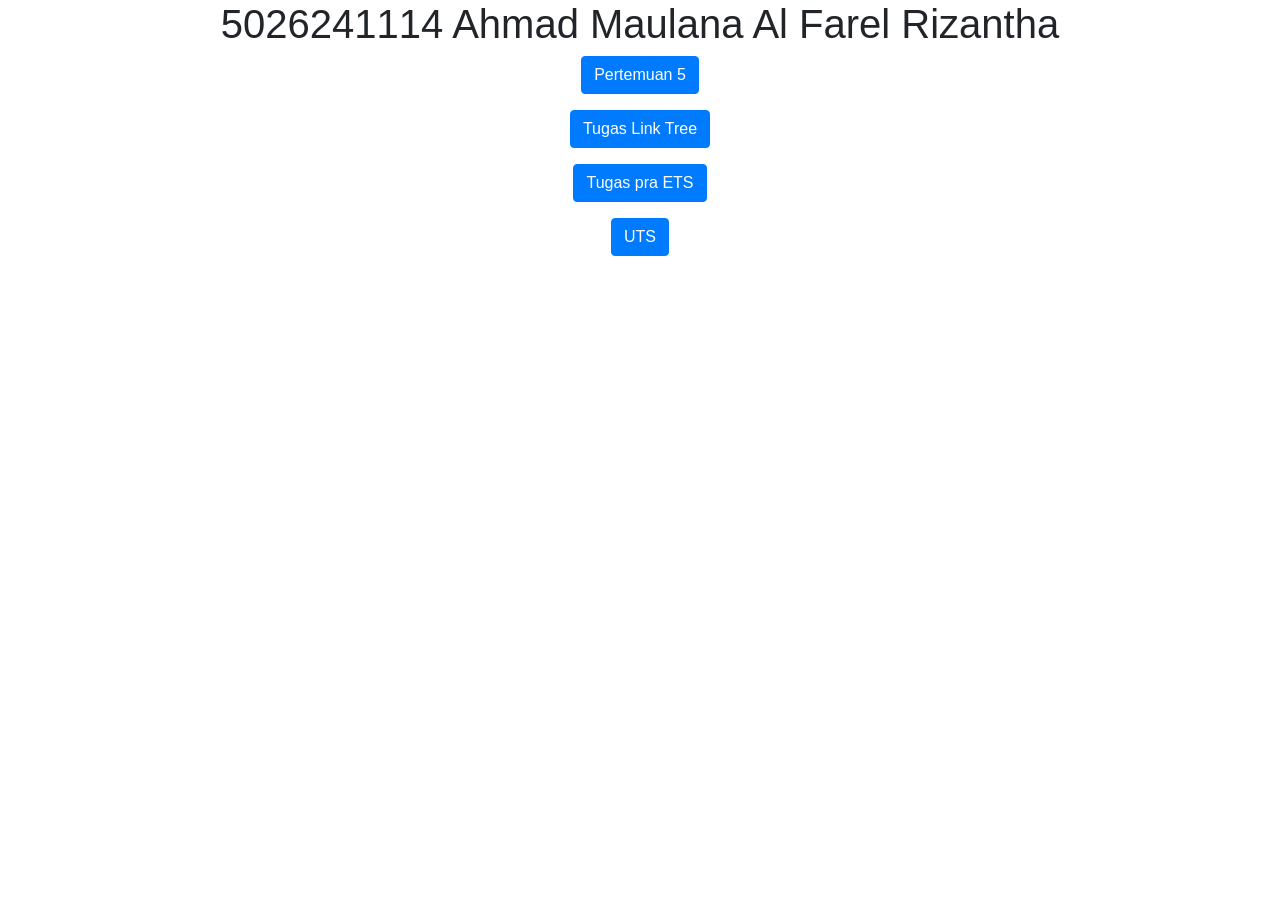
<file: index.html>
<!DOCTYPE html>
<html lang="en">

<head>
    <title>5026241114</title>
    <meta charset="utf-8">
    <meta name="viewport" content="width=device-width, initial-scale=1">
    <link rel="stylesheet" href="https://cdn.jsdelivr.net/npm/bootstrap@4.6.2/dist/css/bootstrap.min.css">
    <script src="https://cdn.jsdelivr.net/npm/jquery@3.7.1/dist/jquery.slim.min.js"></script>
    <script src="https://cdn.jsdelivr.net/npm/popper.js@1.16.1/dist/umd/popper.min.js"></script>
    <script src="https://cdn.jsdelivr.net/npm/bootstrap@4.6.2/dist/js/bootstrap.bundle.min.js"></script>
</head>

<body>
    <div class="container">
        <center>
            <h1>5026241114 Ahmad Maulana Al Farel Rizantha</h1>
            <p>
                <a href="pertemuan5.html" target="_blank" class="btn btn-primary">Pertemuan 5</a>
            </p> 
            <p>
                <a href="linktree.html" target="_blank" class="btn btn-primary">Tugas Link Tree</a>
            </p>
            <p>
                <a href="tugas_ets.html" target="_blank" class="btn btn-primary">Tugas pra ETS</a>
            </p>
            <p>
                <a href="#" target="_blank" class="btn btn-primary">UTS</a>
            </p>
        </center>
    </div>
</body>

</html>
</file>
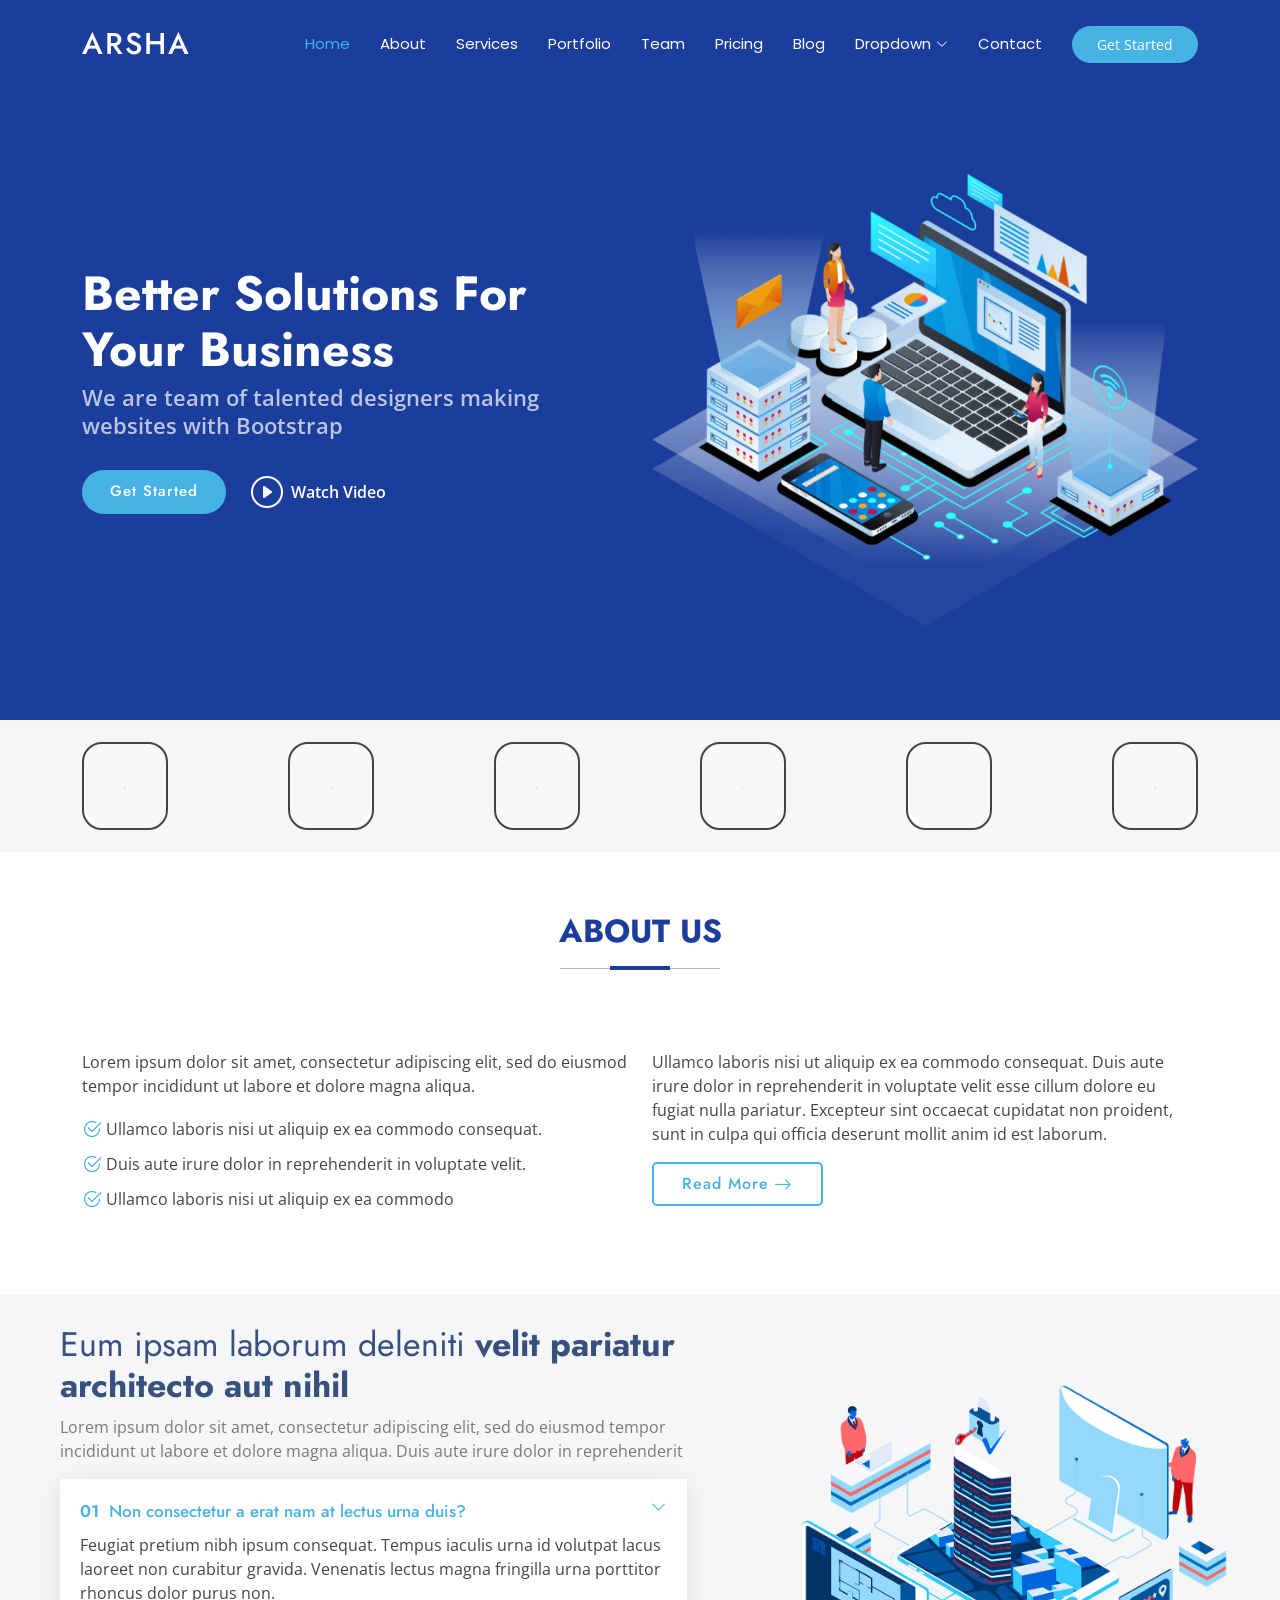
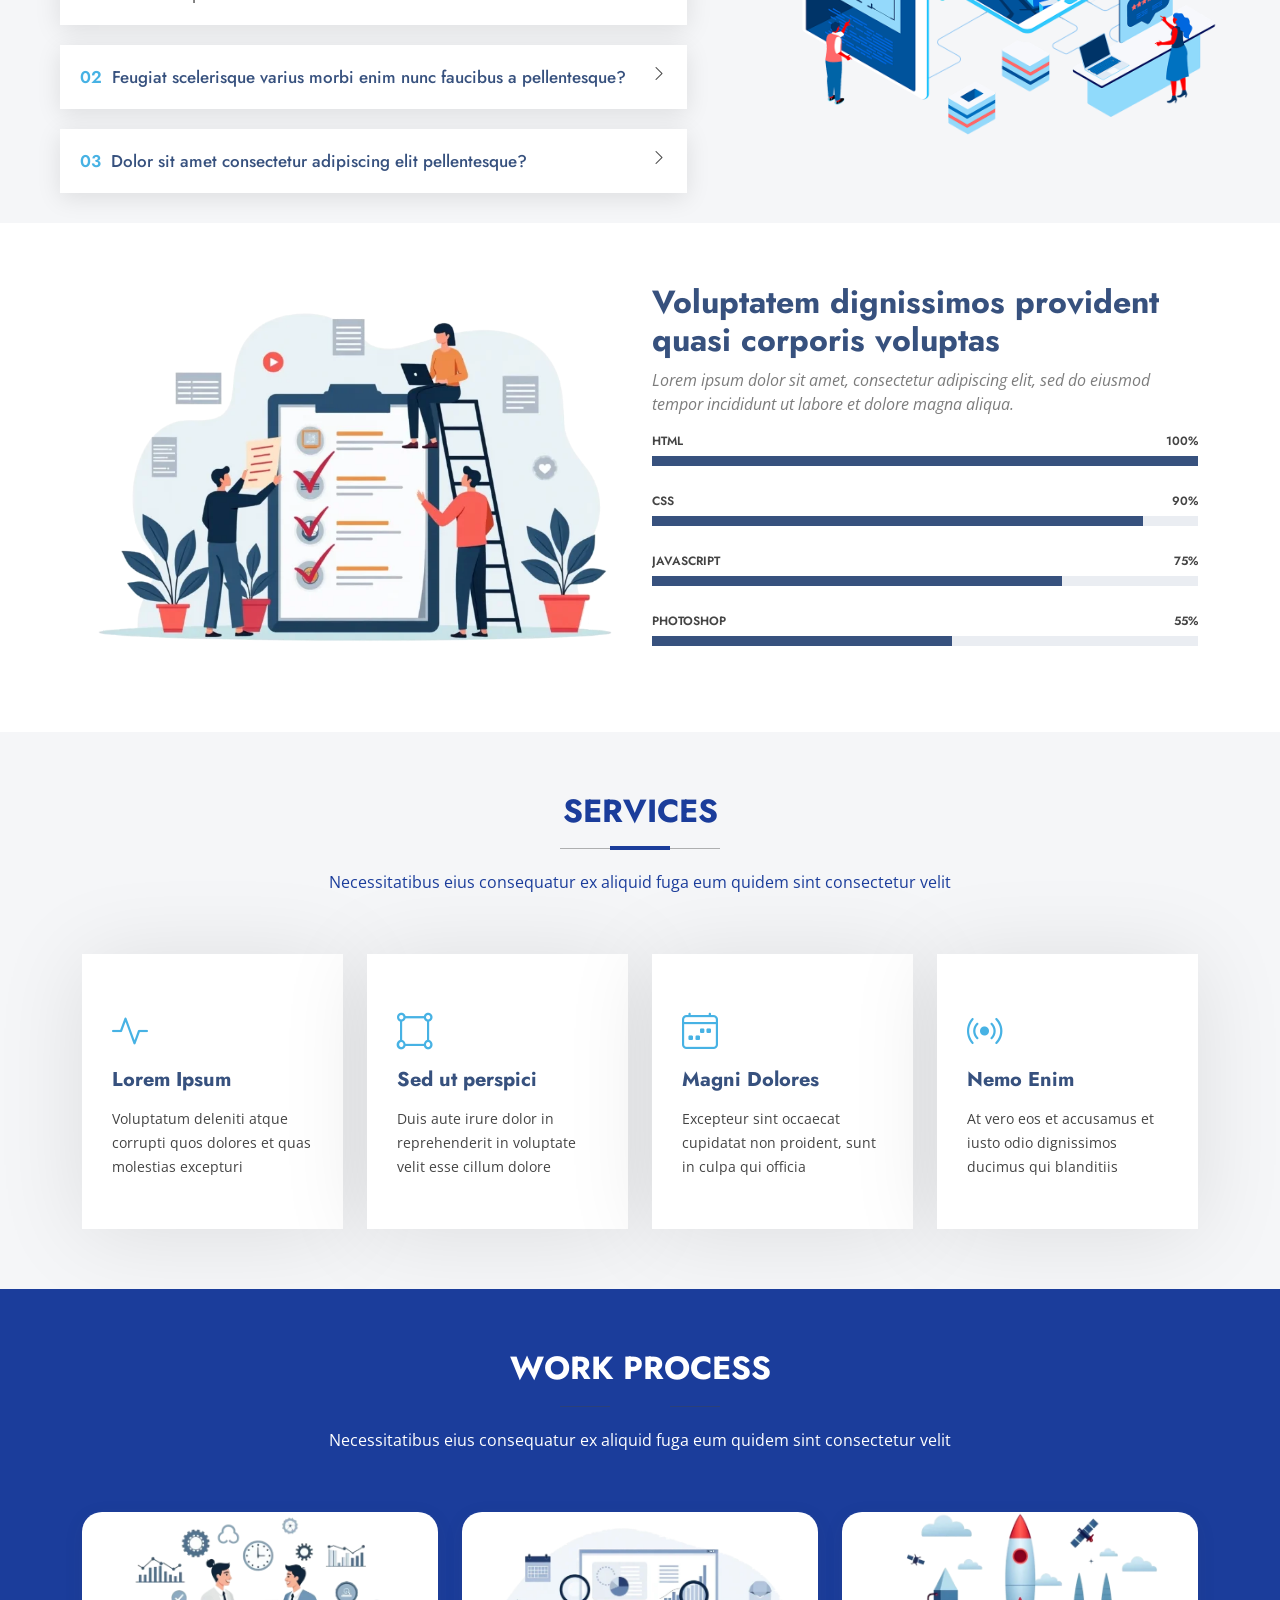
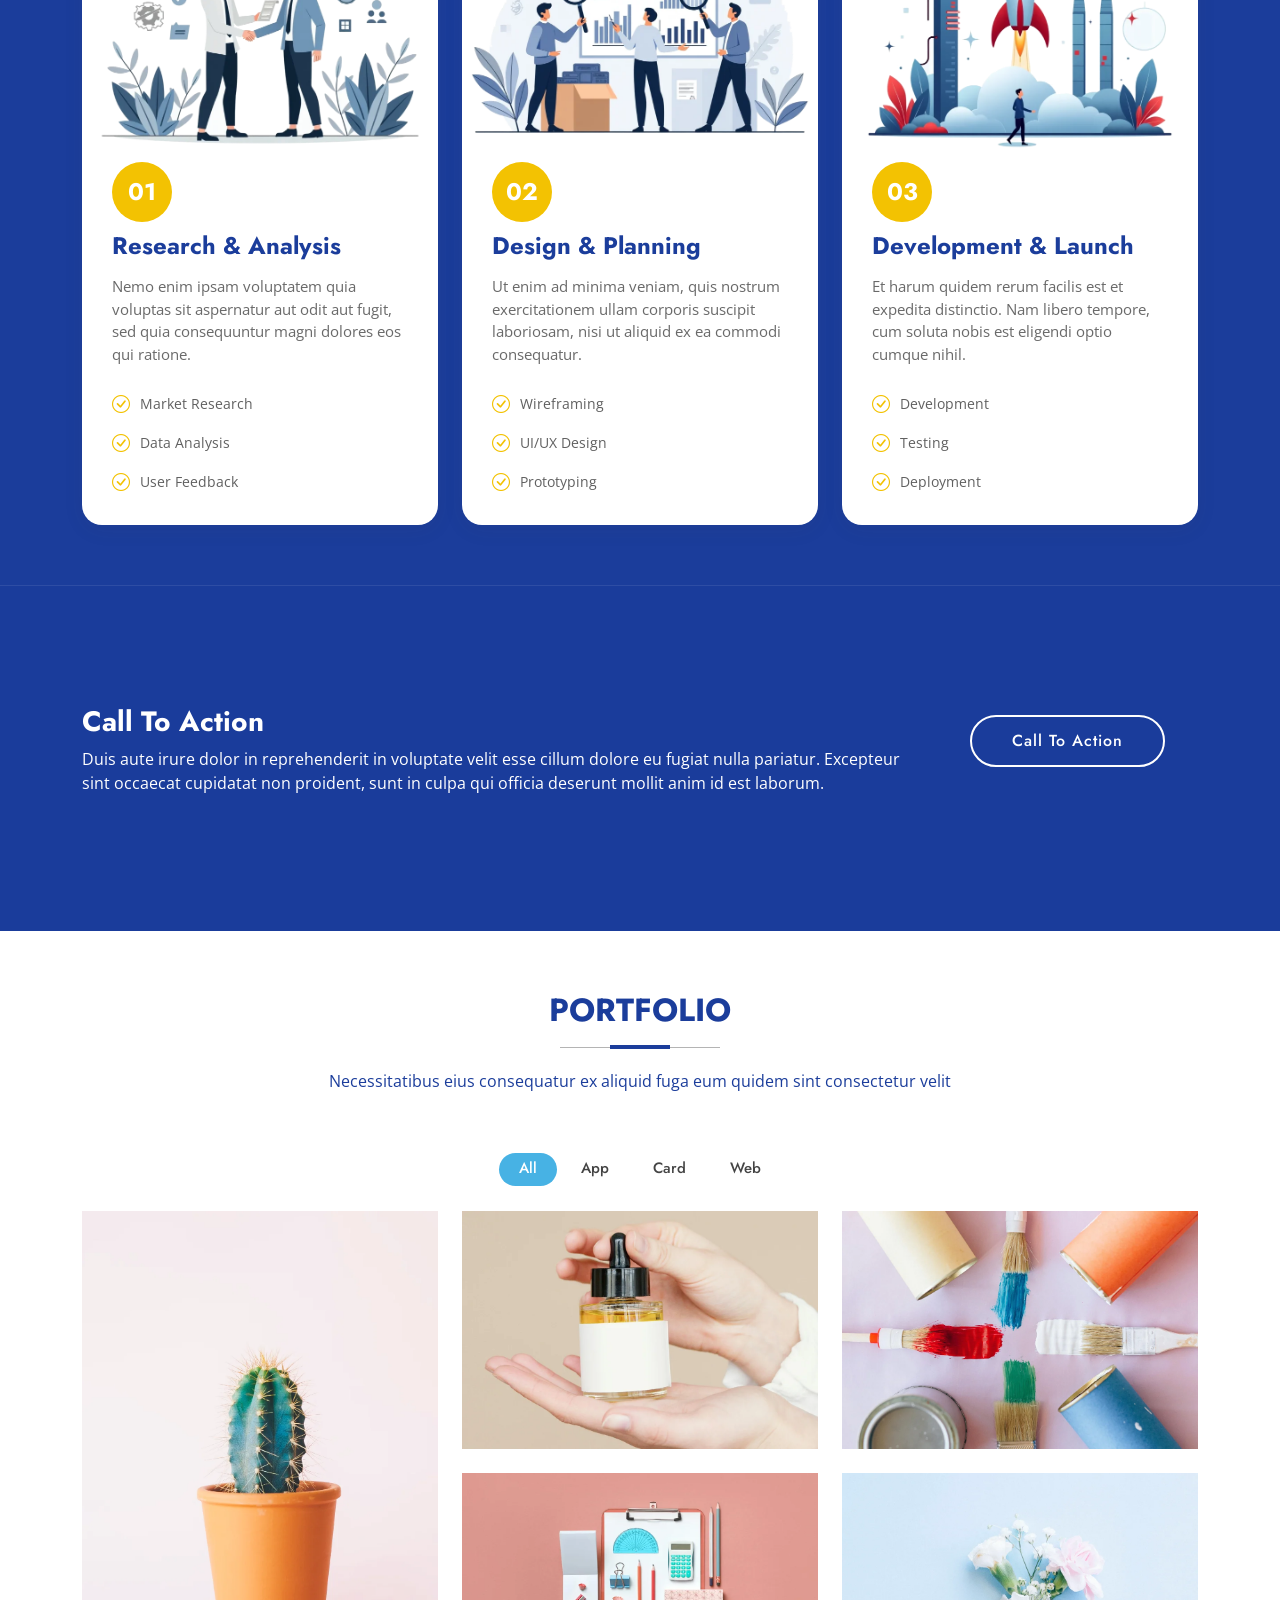
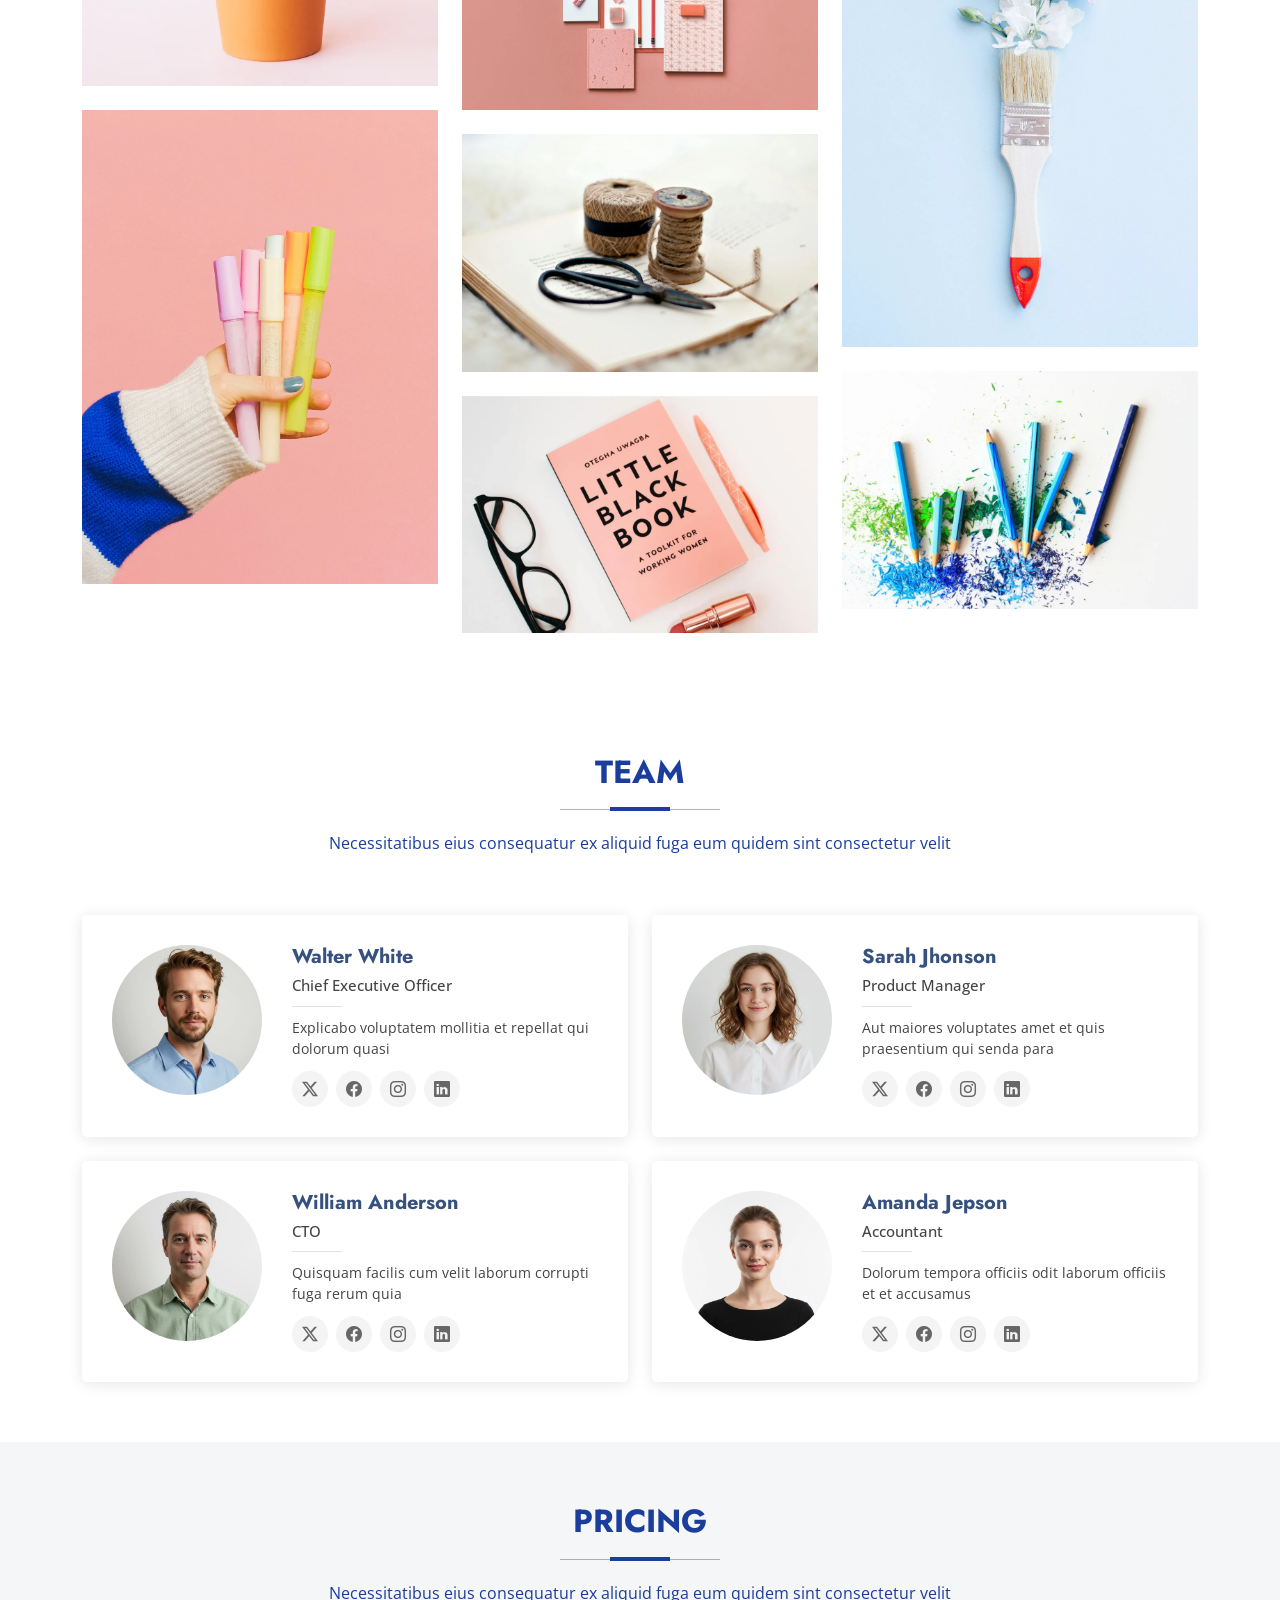
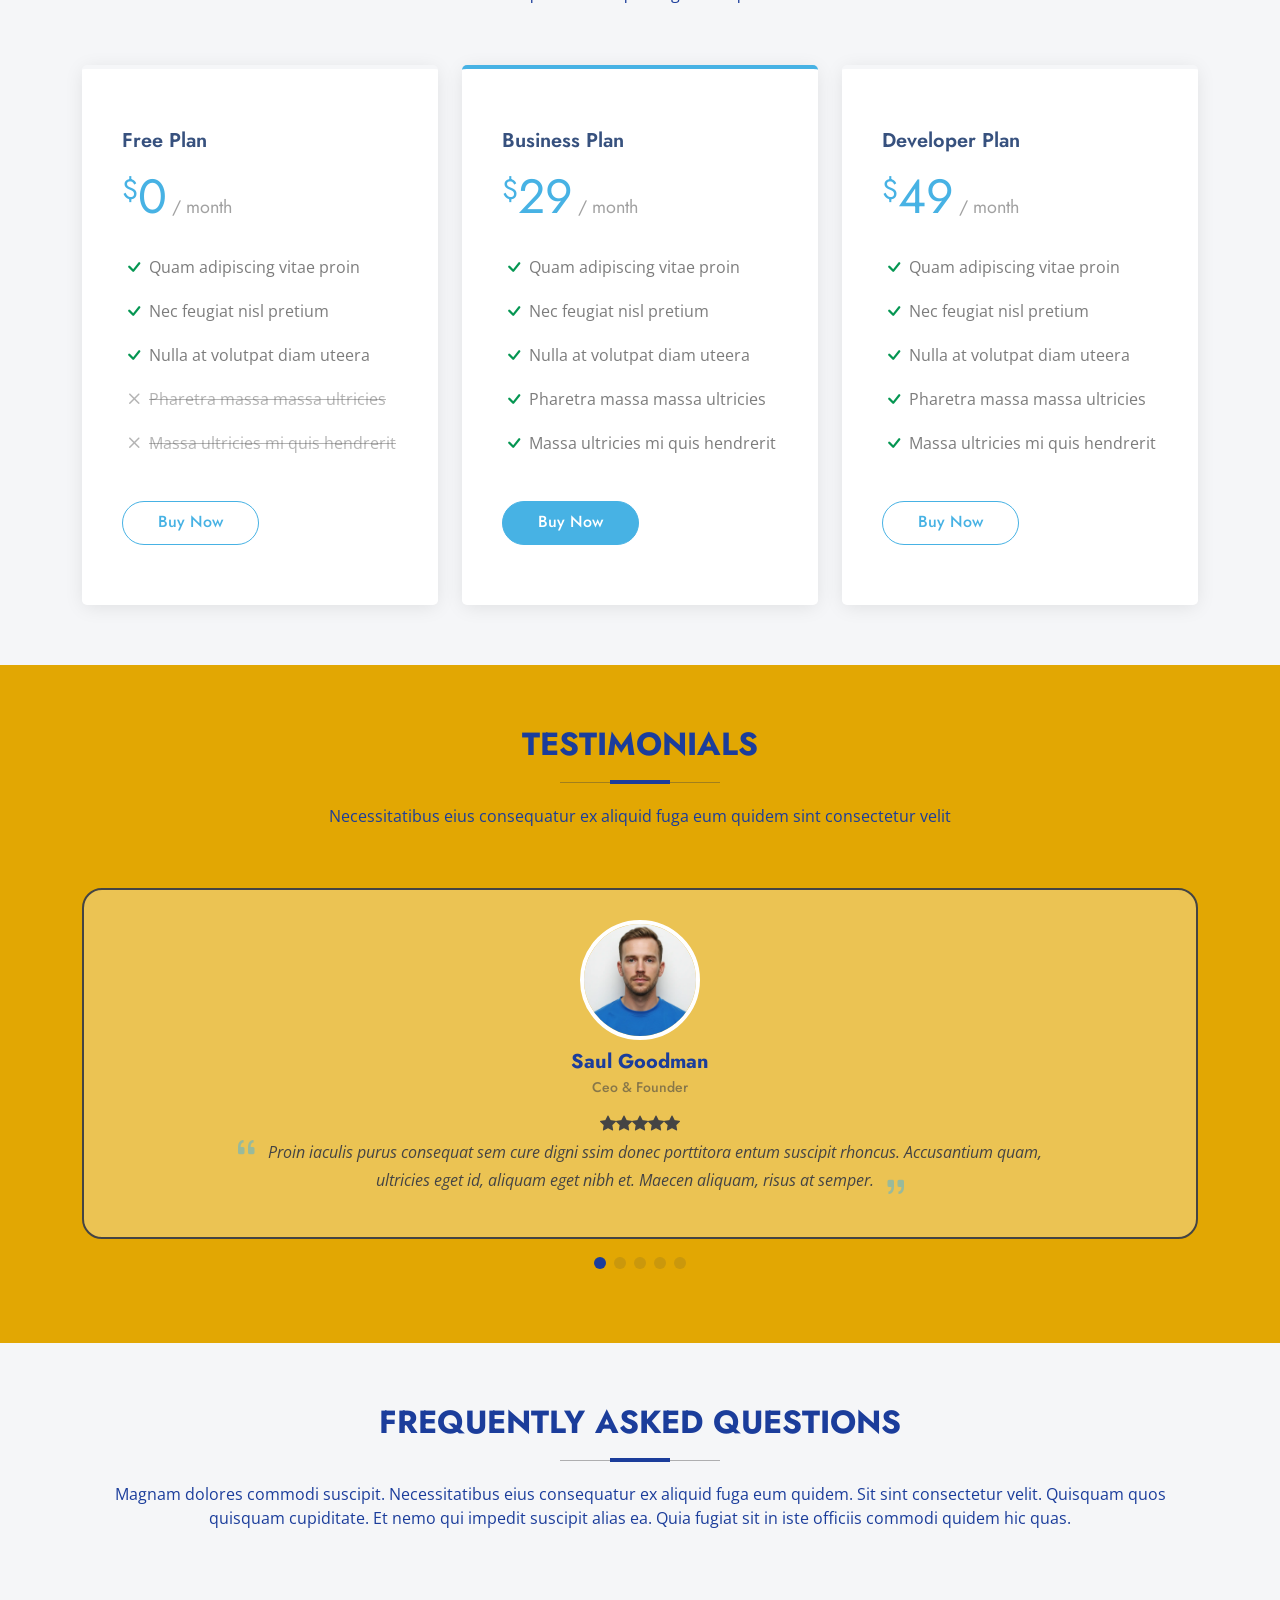
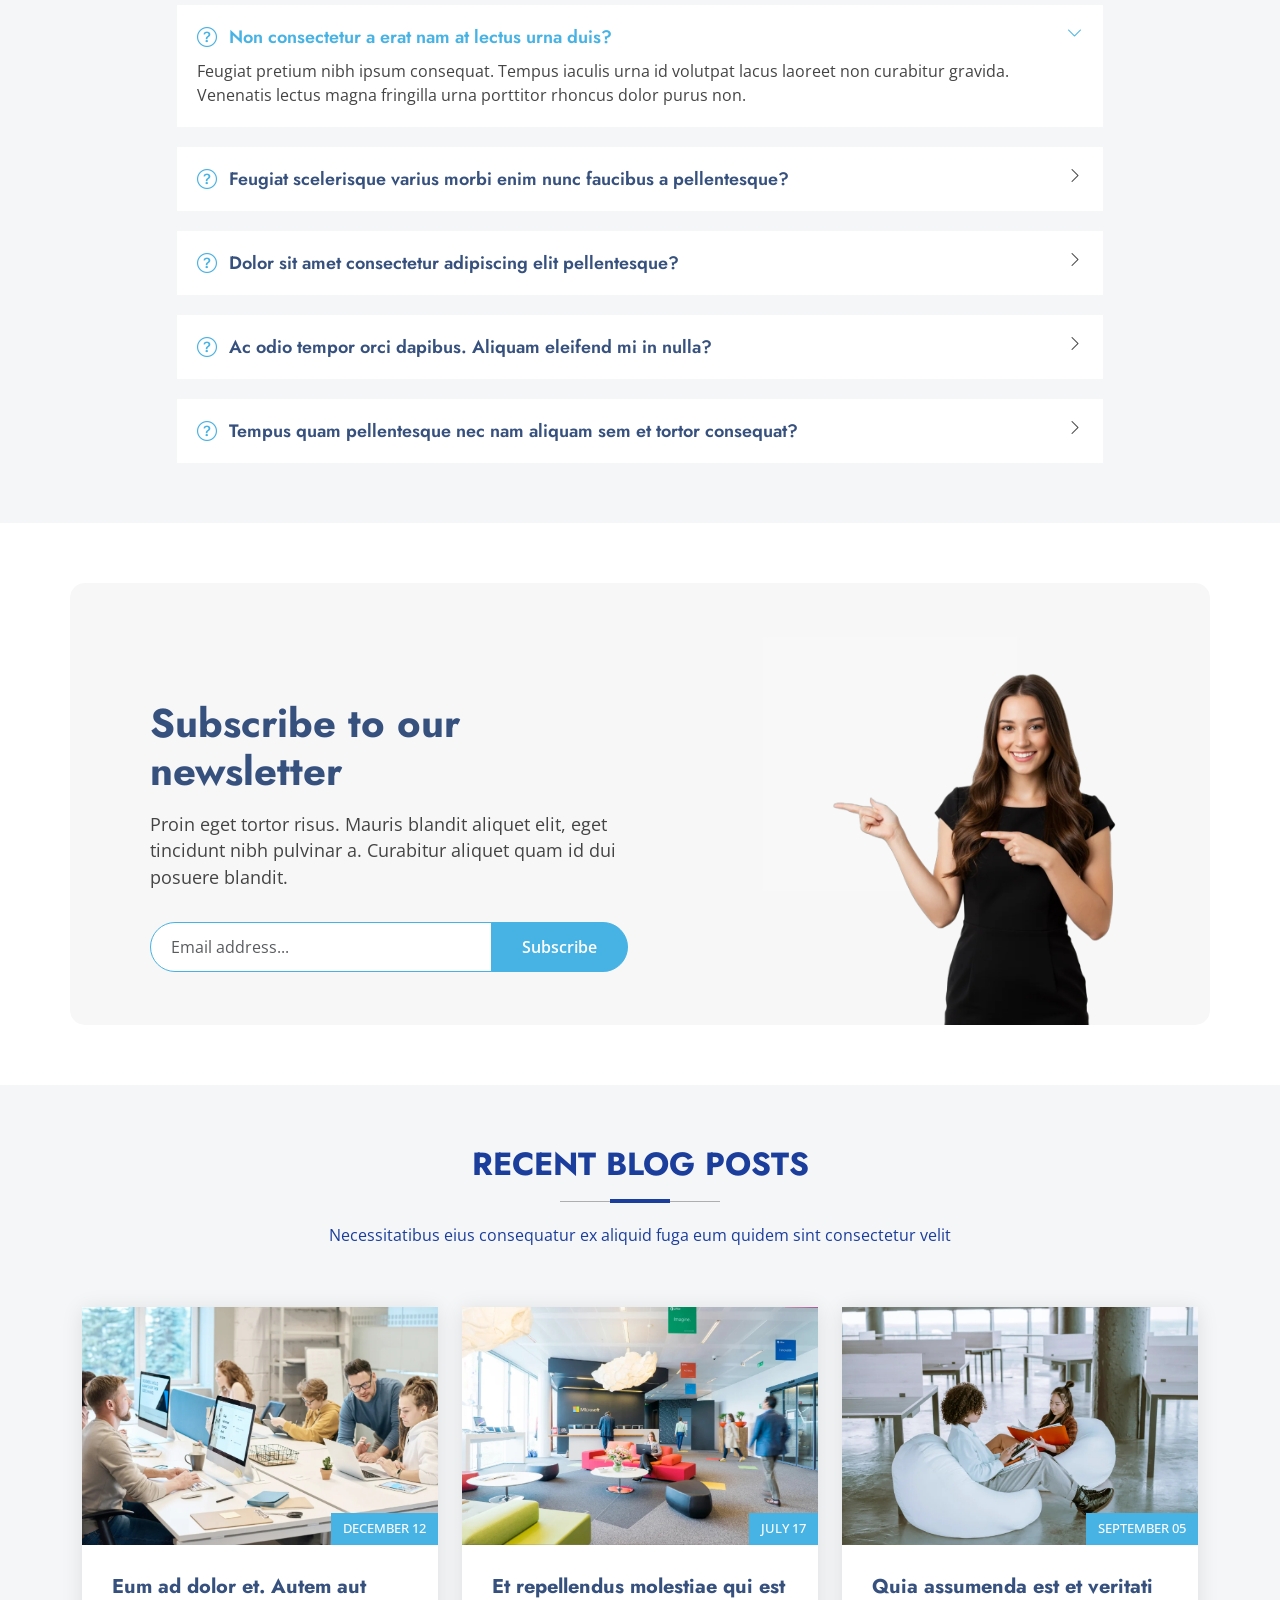
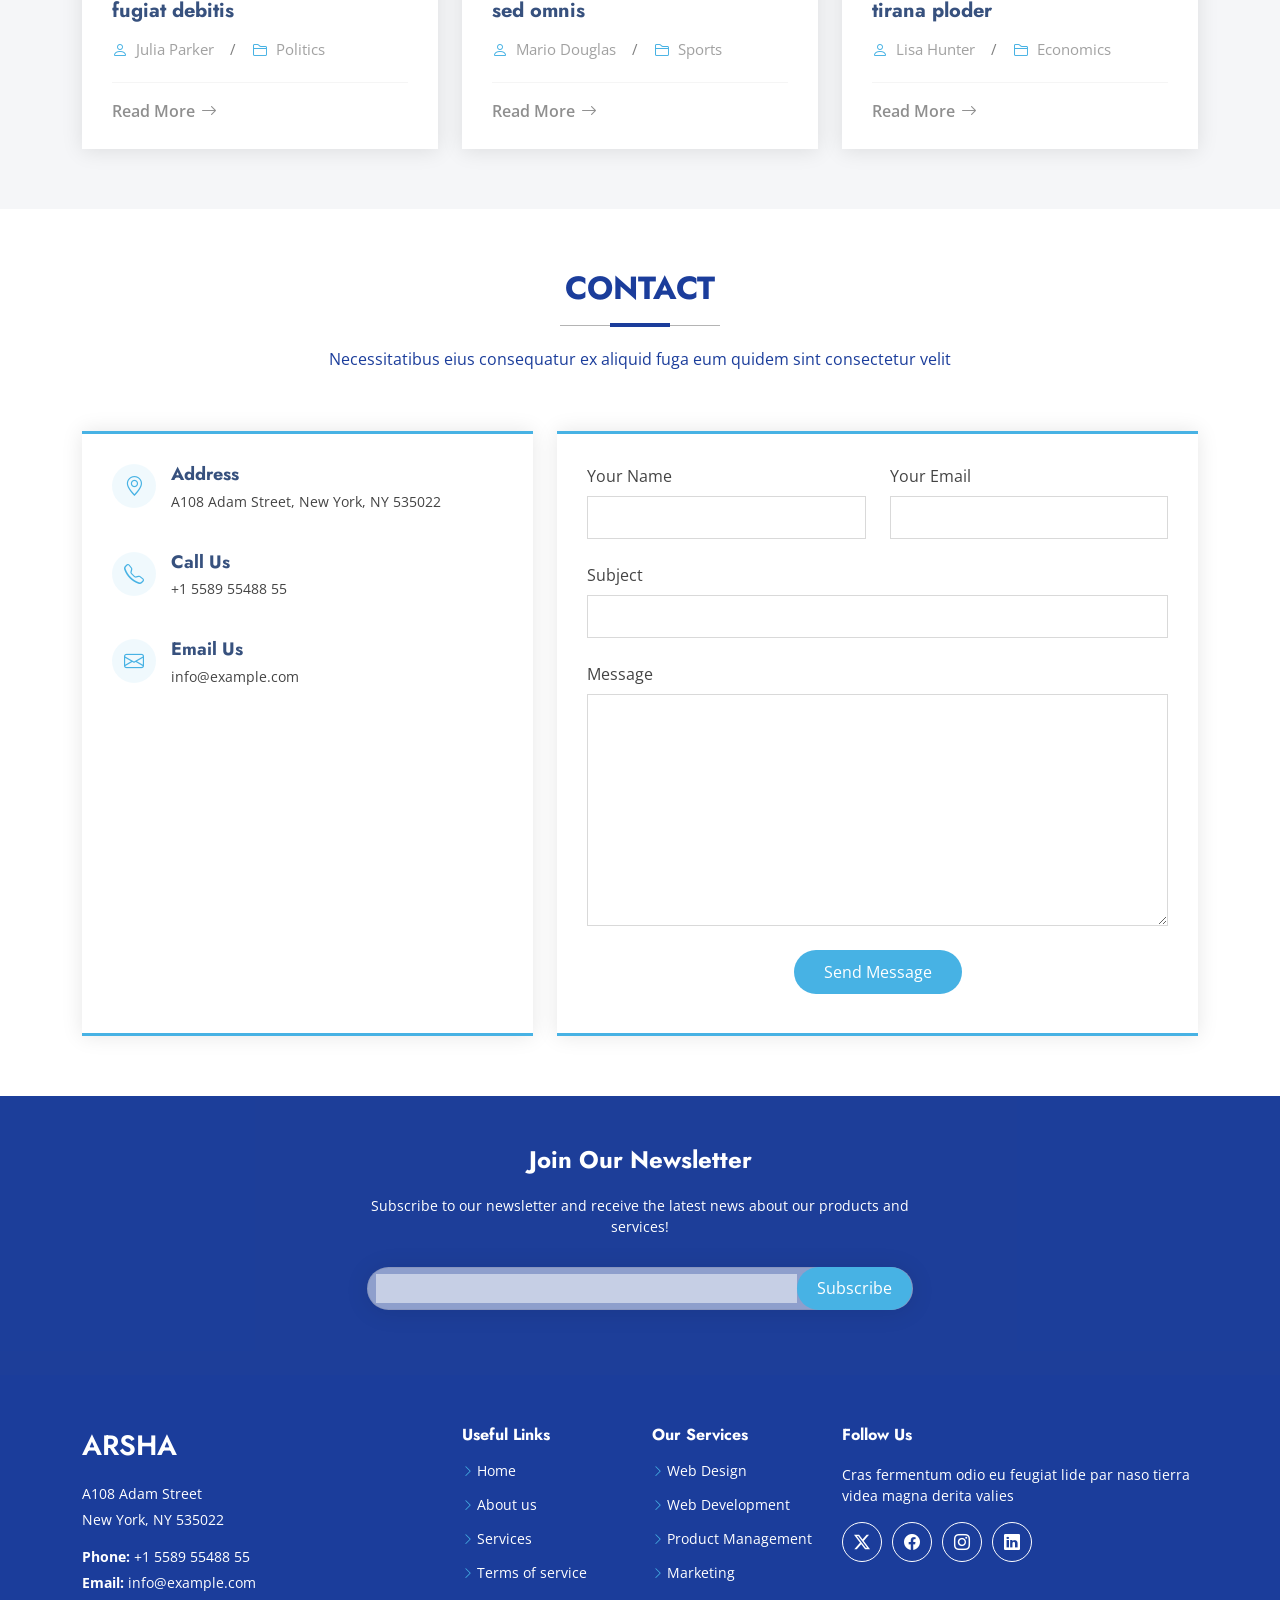
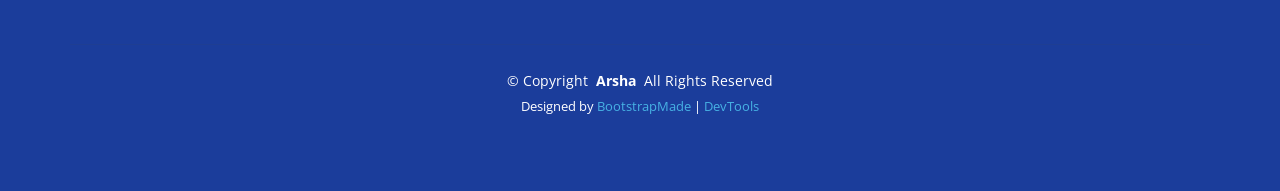
<file: ArshaTemplate.html>
<!DOCTYPE html>
<html lang="en">

<head>
  <meta charset="utf-8">
  <meta content="width=device-width, initial-scale=1.0" name="viewport">
  <title>Index - Arsha Bootstrap Template</title>
  <meta name="description" content="">
  <meta name="keywords" content="">

  <!-- Favicons -->
  <link href="assets/img/favicon.png" rel="icon">
  <link href="assets/img/apple-touch-icon.png" rel="apple-touch-icon">

  <!-- Fonts -->
  <link href="https://fonts.googleapis.com" rel="preconnect">
  <link href="https://fonts.gstatic.com" rel="preconnect" crossorigin>
  <link
    href="https://fonts.googleapis.com/css2?family=Open+Sans:ital,wght@0,300;0,400;0,500;0,600;0,700;0,800;1,300;1,400;1,500;1,600;1,700;1,800&family=Poppins:ital,wght@0,100;0,200;0,300;0,400;0,500;0,600;0,700;0,800;0,900;1,100;1,200;1,300;1,400;1,500;1,600;1,700;1,800;1,900&family=Jost:ital,wght@0,100;0,200;0,300;0,400;0,500;0,600;0,700;0,800;0,900;1,100;1,200;1,300;1,400;1,500;1,600;1,700;1,800;1,900&display=swap"
    rel="stylesheet">

  <!-- Vendor CSS Files -->
  <link href="assets/vendor/bootstrap/css/bootstrap.min.css" rel="stylesheet">
  <link href="assets/vendor/bootstrap-icons/bootstrap-icons.css" rel="stylesheet">
  <link href="assets/vendor/aos/aos.css" rel="stylesheet">
  <link href="assets/vendor/glightbox/css/glightbox.min.css" rel="stylesheet">
  <link href="assets/vendor/swiper/swiper-bundle.min.css" rel="stylesheet">

  <!-- Main CSS File -->
  <link href="assets/css/main.css" rel="stylesheet">

  <!-- =======================================================
  * Template Name: Arsha
  * Template URL: https://bootstrapmade.com/arsha-free-bootstrap-html-template-corporate/
  * Updated: Feb 22 2025 with Bootstrap v5.3.3
  * Author: BootstrapMade.com
  * License: https://bootstrapmade.com/license/
  ======================================================== -->
</head>

<body class="index-page">

  <header id="header" class="header d-flex align-items-center fixed-top">
    <div class="container-fluid container-xl position-relative d-flex align-items-center">

      <a href="index.html" class="logo d-flex align-items-center me-auto">
        <!-- Uncomment the line below if you also wish to use an image logo -->
        <!-- <img src="assets/img/logo.webp" alt=""> -->
        <h1 class="sitename">Arsha</h1>
      </a>

      <nav id="navmenu" class="navmenu">
        <ul>
          <li><a href="#hero" class="active">Home</a></li>
          <li><a href="#about">About</a></li>
          <li><a href="#services">Services</a></li>
          <li><a href="#portfolio">Portfolio</a></li>
          <li><a href="#team">Team</a></li>
          <li><a href="#pricing">Pricing</a></li>
          <li><a href="blog.html">Blog</a></li>
          <li class="dropdown"><a href="#"><span>Dropdown</span> <i class="bi bi-chevron-down toggle-dropdown"></i></a>
            <ul>
              <li><a href="#">Dropdown 1</a></li>
              <li class="dropdown"><a href="#"><span>Deep Dropdown</span> <i
                    class="bi bi-chevron-down toggle-dropdown"></i></a>
                <ul>
                  <li><a href="#">Deep Dropdown 1</a></li>
                  <li><a href="#">Deep Dropdown 2</a></li>
                  <li><a href="#">Deep Dropdown 3</a></li>
                  <li><a href="#">Deep Dropdown 4</a></li>
                  <li><a href="#">Deep Dropdown 5</a></li>
                </ul>
              </li>
              <li><a href="#">Dropdown 2</a></li>
              <li><a href="#">Dropdown 3</a></li>
              <li><a href="#">Dropdown 4</a></li>
            </ul>
          </li>
          <li><a href="#contact">Contact</a></li>
        </ul>
        <i class="mobile-nav-toggle d-xl-none bi bi-list"></i>
      </nav>

      <a class="btn-getstarted" href="#about">Get Started</a>

    </div>
  </header>

  <main class="main">

    <!-- Hero Section -->
    <section id="hero" class="hero section dark-background">

      <div class="container">
        <div class="row gy-4">
          <div class="col-lg-6 order-2 order-lg-1 d-flex flex-column justify-content-center" data-aos="zoom-out">
            <h1>Better Solutions For Your Business</h1>
            <p>We are team of talented designers making websites with Bootstrap</p>
            <div class="d-flex">
              <a href="#about" class="btn-get-started">Get Started</a>
              <a href="https://www.youtube.com/watch?v=Y7f98aduVJ8"
                class="glightbox btn-watch-video d-flex align-items-center"><i class="bi bi-play-circle"></i><span>Watch
                  Video</span></a>
            </div>
          </div>
          <div class="col-lg-6 order-1 order-lg-2 hero-img" data-aos="zoom-out" data-aos-delay="200">
            <img src="assets/img/hero-img.png" class="img-fluid animated" alt="">
          </div>
        </div>
      </div>

    </section><!-- /Hero Section -->

    <!-- Clients Section -->
    <section id="clients" class="clients section light-background">

      <div class="container" data-aos="zoom-in">

        <div class="swiper init-swiper">
          <script type="application/json" class="swiper-config">
            {
              "loop": true,
              "speed": 600,
              "autoplay": {
                "delay": 5000
              },
              "slidesPerView": "auto",
              "pagination": {
                "el": ".swiper-pagination",
                "type": "bullets",
                "clickable": true
              },
              "breakpoints": {
                "320": {
                  "slidesPerView": 2,
                  "spaceBetween": 40
                },
                "480": {
                  "slidesPerView": 3,
                  "spaceBetween": 60
                },
                "640": {
                  "slidesPerView": 4,
                  "spaceBetween": 80
                },
                "992": {
                  "slidesPerView": 5,
                  "spaceBetween": 120
                },
                "1200": {
                  "slidesPerView": 6,
                  "spaceBetween": 120
                }
              }
            }
          </script>
          <div class="swiper-wrapper align-items-center">
            <div class="swiper-slide"><img src="assets/img/clients/clients-1.webp" class="img-fluid" alt=""></div>
            <div class="swiper-slide"><img src="assets/img/clients/clients-2.webp" class="img-fluid" alt=""></div>
            <div class="swiper-slide"><img src="assets/img/clients/clients-3.webp" class="img-fluid" alt=""></div>
            <div class="swiper-slide"><img src="assets/img/clients/clients-4.webp" class="img-fluid" alt=""></div>
            <div class="swiper-slide"><img src="assets/img/clients/clients-5.webp" class="img-fluid" alt=""></div>
            <div class="swiper-slide"><img src="assets/img/clients/clients-6.webp" class="img-fluid" alt=""></div>
            <div class="swiper-slide"><img src="assets/img/clients/clients-7.webp" class="img-fluid" alt=""></div>
            <div class="swiper-slide"><img src="assets/img/clients/clients-8.webp" class="img-fluid" alt=""></div>
          </div>
        </div>

      </div>

    </section><!-- /Clients Section -->

    <!-- About Section -->
    <section id="about" class="about section">

      <!-- Section Title -->
      <div class="container section-title" data-aos="fade-up">
        <h2>About Us</h2>
      </div><!-- End Section Title -->

      <div class="container">

        <div class="row gy-4">

          <div class="col-lg-6 content" data-aos="fade-up" data-aos-delay="100">
            <p>
              Lorem ipsum dolor sit amet, consectetur adipiscing elit, sed do eiusmod tempor incididunt ut labore et
              dolore
              magna aliqua.
            </p>
            <ul>
              <li><i class="bi bi-check2-circle"></i> <span>Ullamco laboris nisi ut aliquip ex ea commodo
                  consequat.</span></li>
              <li><i class="bi bi-check2-circle"></i> <span>Duis aute irure dolor in reprehenderit in voluptate
                  velit.</span></li>
              <li><i class="bi bi-check2-circle"></i> <span>Ullamco laboris nisi ut aliquip ex ea commodo</span></li>
            </ul>
          </div>

          <div class="col-lg-6" data-aos="fade-up" data-aos-delay="200">
            <p>Ullamco laboris nisi ut aliquip ex ea commodo consequat. Duis aute irure dolor in reprehenderit in
              voluptate velit esse cillum dolore eu fugiat nulla pariatur. Excepteur sint occaecat cupidatat non
              proident, sunt in culpa qui officia deserunt mollit anim id est laborum. </p>
            <a href="#" class="read-more"><span>Read More</span><i class="bi bi-arrow-right"></i></a>
          </div>

        </div>

      </div>

    </section><!-- /About Section -->

    <!-- Why Us Section -->
    <section id="why-us" class="section why-us light-background" data-builder="section">

      <div class="container-fluid">

        <div class="row gy-4">

          <div class="col-lg-7 d-flex flex-column justify-content-center order-2 order-lg-1">

            <div class="content px-xl-5" data-aos="fade-up" data-aos-delay="100">
              <h3><span>Eum ipsam laborum deleniti </span><strong>velit pariatur architecto aut nihil</strong></h3>
              <p>
                Lorem ipsum dolor sit amet, consectetur adipiscing elit, sed do eiusmod tempor incididunt ut labore et
                dolore magna aliqua. Duis aute irure dolor in reprehenderit
              </p>
            </div>

            <div class="faq-container px-xl-5" data-aos="fade-up" data-aos-delay="200">

              <div class="faq-item faq-active">

                <h3><span>01</span> Non consectetur a erat nam at lectus urna duis?</h3>
                <div class="faq-content">
                  <p>Feugiat pretium nibh ipsum consequat. Tempus iaculis urna id volutpat lacus laoreet non curabitur
                    gravida. Venenatis lectus magna fringilla urna porttitor rhoncus dolor purus non.</p>
                </div>
                <i class="faq-toggle bi bi-chevron-right"></i>
              </div><!-- End Faq item-->

              <div class="faq-item">
                <h3><span>02</span> Feugiat scelerisque varius morbi enim nunc faucibus a pellentesque?</h3>
                <div class="faq-content">
                  <p>Dolor sit amet consectetur adipiscing elit pellentesque habitant morbi. Id interdum velit laoreet
                    id donec ultrices. Fringilla phasellus faucibus scelerisque eleifend donec pretium. Est pellentesque
                    elit ullamcorper dignissim. Mauris ultrices eros in cursus turpis massa tincidunt dui.</p>
                </div>
                <i class="faq-toggle bi bi-chevron-right"></i>
              </div><!-- End Faq item-->

              <div class="faq-item">
                <h3><span>03</span> Dolor sit amet consectetur adipiscing elit pellentesque?</h3>
                <div class="faq-content">
                  <p>Eleifend mi in nulla posuere sollicitudin aliquam ultrices sagittis orci. Faucibus pulvinar
                    elementum integer enim. Sem nulla pharetra diam sit amet nisl suscipit. Rutrum tellus pellentesque
                    eu tincidunt. Lectus urna duis convallis convallis tellus. Urna molestie at elementum eu facilisis
                    sed odio morbi quis</p>
                </div>
                <i class="faq-toggle bi bi-chevron-right"></i>
              </div><!-- End Faq item-->

            </div>

          </div>

          <div class="col-lg-5 order-1 order-lg-2 why-us-img">
            <img src="assets/img/why-us.png" class="img-fluid" alt="" data-aos="zoom-in" data-aos-delay="100">
          </div>
        </div>

      </div>

    </section><!-- /Why Us Section -->

    <!-- Skills Section -->
    <section id="skills" class="skills section">

      <div class="container" data-aos="fade-up" data-aos-delay="100">

        <div class="row">

          <div class="col-lg-6 d-flex align-items-center">
            <img src="assets/img/illustration/illustration-10.webp" class="img-fluid" alt="">
          </div>

          <div class="col-lg-6 pt-4 pt-lg-0 content">

            <h3>Voluptatem dignissimos provident quasi corporis voluptas</h3>
            <p class="fst-italic">
              Lorem ipsum dolor sit amet, consectetur adipiscing elit, sed do eiusmod tempor incididunt ut labore et
              dolore magna aliqua.
            </p>

            <div class="skills-content skills-animation">

              <div class="progress">
                <span class="skill"><span>HTML</span> <i class="val">100%</i></span>
                <div class="progress-bar-wrap">
                  <div class="progress-bar" role="progressbar" aria-valuenow="100" aria-valuemin="0"
                    aria-valuemax="100"></div>
                </div>
              </div><!-- End Skills Item -->

              <div class="progress">
                <span class="skill"><span>CSS</span> <i class="val">90%</i></span>
                <div class="progress-bar-wrap">
                  <div class="progress-bar" role="progressbar" aria-valuenow="90" aria-valuemin="0" aria-valuemax="100">
                  </div>
                </div>
              </div><!-- End Skills Item -->

              <div class="progress">
                <span class="skill"><span>JavaScript</span> <i class="val">75%</i></span>
                <div class="progress-bar-wrap">
                  <div class="progress-bar" role="progressbar" aria-valuenow="75" aria-valuemin="0" aria-valuemax="100">
                  </div>
                </div>
              </div><!-- End Skills Item -->

              <div class="progress">
                <span class="skill"><span>Photoshop</span> <i class="val">55%</i></span>
                <div class="progress-bar-wrap">
                  <div class="progress-bar" role="progressbar" aria-valuenow="55" aria-valuemin="0" aria-valuemax="100">
                  </div>
                </div>
              </div><!-- End Skills Item -->

            </div>

          </div>
        </div>

      </div>

    </section><!-- /Skills Section -->

    <!-- Services Section -->
    <section id="services" class="services section light-background">

      <!-- Section Title -->
      <div class="container section-title" data-aos="fade-up">
        <h2>Services</h2>
        <p>Necessitatibus eius consequatur ex aliquid fuga eum quidem sint consectetur velit</p>
      </div><!-- End Section Title -->

      <div class="container">

        <div class="row gy-4">

          <div class="col-xl-3 col-md-6 d-flex" data-aos="fade-up" data-aos-delay="100">
            <div class="service-item position-relative">
              <div class="icon"><i class="bi bi-activity icon"></i></div>
              <h4><a href="" class="stretched-link">Lorem Ipsum</a></h4>
              <p>Voluptatum deleniti atque corrupti quos dolores et quas molestias excepturi</p>
            </div>
          </div><!-- End Service Item -->

          <div class="col-xl-3 col-md-6 d-flex" data-aos="fade-up" data-aos-delay="200">
            <div class="service-item position-relative">
              <div class="icon"><i class="bi bi-bounding-box-circles icon"></i></div>
              <h4><a href="" class="stretched-link">Sed ut perspici</a></h4>
              <p>Duis aute irure dolor in reprehenderit in voluptate velit esse cillum dolore</p>
            </div>
          </div><!-- End Service Item -->

          <div class="col-xl-3 col-md-6 d-flex" data-aos="fade-up" data-aos-delay="300">
            <div class="service-item position-relative">
              <div class="icon"><i class="bi bi-calendar4-week icon"></i></div>
              <h4><a href="" class="stretched-link">Magni Dolores</a></h4>
              <p>Excepteur sint occaecat cupidatat non proident, sunt in culpa qui officia</p>
            </div>
          </div><!-- End Service Item -->

          <div class="col-xl-3 col-md-6 d-flex" data-aos="fade-up" data-aos-delay="400">
            <div class="service-item position-relative">
              <div class="icon"><i class="bi bi-broadcast icon"></i></div>
              <h4><a href="" class="stretched-link">Nemo Enim</a></h4>
              <p>At vero eos et accusamus et iusto odio dignissimos ducimus qui blanditiis</p>
            </div>
          </div><!-- End Service Item -->

        </div>

      </div>

    </section><!-- /Services Section -->

    <!-- Work Process Section -->
    <section id="work-process" class="work-process section">

      <!-- Section Title -->
      <div class="container section-title" data-aos="fade-up">
        <h2>Work Process</h2>
        <p>Necessitatibus eius consequatur ex aliquid fuga eum quidem sint consectetur velit</p>
      </div><!-- End Section Title -->

      <div class="container" data-aos="fade-up" data-aos-delay="100">

        <div class="row gy-5">

          <div class="col-lg-4" data-aos="fade-up" data-aos-delay="200">
            <div class="steps-item">
              <div class="steps-image">
                <img src="assets/img/steps/steps-1.webp" alt="Step 1" class="img-fluid" loading="lazy">
              </div>
              <div class="steps-content">
                <div class="steps-number">01</div>
                <h3>Research &amp; Analysis</h3>
                <p>Nemo enim ipsam voluptatem quia voluptas sit aspernatur aut odit aut fugit, sed quia consequuntur
                  magni dolores eos qui ratione.</p>
                <div class="steps-features">
                  <div class="feature-item">
                    <i class="bi bi-check-circle"></i>
                    <span>Market Research</span>
                  </div>
                  <div class="feature-item">
                    <i class="bi bi-check-circle"></i>
                    <span>Data Analysis</span>
                  </div>
                  <div class="feature-item">
                    <i class="bi bi-check-circle"></i>
                    <span>User Feedback</span>
                  </div>
                </div>
              </div>
            </div><!-- End Steps Item -->
          </div>

          <div class="col-lg-4" data-aos="fade-up" data-aos-delay="300">
            <div class="steps-item">
              <div class="steps-image">
                <img src="assets/img/steps/steps-2.webp" alt="Step 2" class="img-fluid" loading="lazy">
              </div>
              <div class="steps-content">
                <div class="steps-number">02</div>
                <h3>Design &amp; Planning</h3>
                <p>Ut enim ad minima veniam, quis nostrum exercitationem ullam corporis suscipit laboriosam, nisi ut
                  aliquid ex ea commodi consequatur.</p>
                <div class="steps-features">
                  <div class="feature-item">
                    <i class="bi bi-check-circle"></i>
                    <span>Wireframing</span>
                  </div>
                  <div class="feature-item">
                    <i class="bi bi-check-circle"></i>
                    <span>UI/UX Design</span>
                  </div>
                  <div class="feature-item">
                    <i class="bi bi-check-circle"></i>
                    <span>Prototyping</span>
                  </div>
                </div>
              </div>
            </div><!-- End Steps Item -->
          </div>

          <div class="col-lg-4" data-aos="fade-up" data-aos-delay="400">
            <div class="steps-item">
              <div class="steps-image">
                <img src="assets/img/steps/steps-3.webp" alt="Step 3" class="img-fluid" loading="lazy">
              </div>
              <div class="steps-content">
                <div class="steps-number">03</div>
                <h3>Development &amp; Launch</h3>
                <p>Et harum quidem rerum facilis est et expedita distinctio. Nam libero tempore, cum soluta nobis est
                  eligendi optio cumque nihil.</p>
                <div class="steps-features">
                  <div class="feature-item">
                    <i class="bi bi-check-circle"></i>
                    <span>Development</span>
                  </div>
                  <div class="feature-item">
                    <i class="bi bi-check-circle"></i>
                    <span>Testing</span>
                  </div>
                  <div class="feature-item">
                    <i class="bi bi-check-circle"></i>
                    <span>Deployment</span>
                  </div>
                </div>
              </div>
            </div><!-- End Steps Item -->
          </div>

        </div>

      </div>

    </section><!-- /Work Process Section -->

    <!-- Call To Action Section -->
    <section id="call-to-action" class="call-to-action section dark-background">

      <img src="assets/img/bg/bg-8.webp" alt="">

      <div class="container">

        <div class="row" data-aos="zoom-in" data-aos-delay="100">
          <div class="col-xl-9 text-center text-xl-start">
            <h3>Call To Action</h3>
            <p>Duis aute irure dolor in reprehenderit in voluptate velit esse cillum dolore eu fugiat nulla pariatur.
              Excepteur sint occaecat cupidatat non proident, sunt in culpa qui officia deserunt mollit anim id est
              laborum.</p>
          </div>
          <div class="col-xl-3 cta-btn-container text-center">
            <a class="cta-btn align-middle" href="#">Call To Action</a>
          </div>
        </div>

      </div>

    </section><!-- /Call To Action Section -->

    <!-- Portfolio Section -->
    <section id="portfolio" class="portfolio section">

      <!-- Section Title -->
      <div class="container section-title" data-aos="fade-up">
        <h2>Portfolio</h2>
        <p>Necessitatibus eius consequatur ex aliquid fuga eum quidem sint consectetur velit</p>
      </div><!-- End Section Title -->

      <div class="container">

        <div class="isotope-layout" data-default-filter="*" data-layout="masonry" data-sort="original-order">

          <ul class="portfolio-filters isotope-filters" data-aos="fade-up" data-aos-delay="100">
            <li data-filter="*" class="filter-active">All</li>
            <li data-filter=".filter-app">App</li>
            <li data-filter=".filter-product">Card</li>
            <li data-filter=".filter-branding">Web</li>
          </ul><!-- End Portfolio Filters -->

          <div class="row gy-4 isotope-container" data-aos="fade-up" data-aos-delay="200">

            <div class="col-lg-4 col-md-6 portfolio-item isotope-item filter-app">
              <img src="assets/img/portfolio/portfolio-portrait-1.webp" class="img-fluid" alt="">
              <div class="portfolio-info">
                <h4>App 1</h4>
                <p>Lorem ipsum, dolor sit</p>
                <a href="assets/img/portfolio/portfolio-portrait-1.webp" title="App 1"
                  data-gallery="portfolio-gallery-app" class="glightbox preview-link"><i class="bi bi-zoom-in"></i></a>
                <a href="portfolio-details.html" title="More Details" class="details-link"><i
                    class="bi bi-link-45deg"></i></a>
              </div>
            </div><!-- End Portfolio Item -->

            <div class="col-lg-4 col-md-6 portfolio-item isotope-item filter-product">
              <img src="assets/img/portfolio/portfolio-1.webp" class="img-fluid" alt="">
              <div class="portfolio-info">
                <h4>Product 1</h4>
                <p>Lorem ipsum, dolor sit</p>
                <a href="assets/img/portfolio/portfolio-1.webp" title="Product 1"
                  data-gallery="portfolio-gallery-product" class="glightbox preview-link"><i
                    class="bi bi-zoom-in"></i></a>
                <a href="portfolio-details.html" title="More Details" class="details-link"><i
                    class="bi bi-link-45deg"></i></a>
              </div>
            </div><!-- End Portfolio Item -->

            <div class="col-lg-4 col-md-6 portfolio-item isotope-item filter-branding">
              <img src="assets/img/portfolio/portfolio-3.webp" class="img-fluid" alt="">
              <div class="portfolio-info">
                <h4>Branding 1</h4>
                <p>Lorem ipsum, dolor sit</p>
                <a href="assets/img/portfolio/portfolio-3.webp" title="Branding 1"
                  data-gallery="portfolio-gallery-branding" class="glightbox preview-link"><i
                    class="bi bi-zoom-in"></i></a>
                <a href="portfolio-details.html" title="More Details" class="details-link"><i
                    class="bi bi-link-45deg"></i></a>
              </div>
            </div><!-- End Portfolio Item -->

            <div class="col-lg-4 col-md-6 portfolio-item isotope-item filter-app">
              <img src="assets/img/portfolio/portfolio-4.webp" class="img-fluid" alt="">
              <div class="portfolio-info">
                <h4>App 2</h4>
                <p>Lorem ipsum, dolor sit</p>
                <a href="assets/img/portfolio/portfolio-4.webp" title="App 2" data-gallery="portfolio-gallery-app"
                  class="glightbox preview-link"><i class="bi bi-zoom-in"></i></a>
                <a href="portfolio-details.html" title="More Details" class="details-link"><i
                    class="bi bi-link-45deg"></i></a>
              </div>
            </div><!-- End Portfolio Item -->

            <div class="col-lg-4 col-md-6 portfolio-item isotope-item filter-product">
              <img src="assets/img/portfolio/portfolio-portrait-2.webp" class="img-fluid" alt="">
              <div class="portfolio-info">
                <h4>Product 2</h4>
                <p>Lorem ipsum, dolor sit</p>
                <a href="assets/img/portfolio/portfolio-portrait-2.webp" title="Product 2"
                  data-gallery="portfolio-gallery-product" class="glightbox preview-link"><i
                    class="bi bi-zoom-in"></i></a>
                <a href="portfolio-details.html" title="More Details" class="details-link"><i
                    class="bi bi-link-45deg"></i></a>
              </div>
            </div><!-- End Portfolio Item -->

            <div class="col-lg-4 col-md-6 portfolio-item isotope-item filter-branding">
              <img src="assets/img/portfolio/portfolio-portrait-3.webp" class="img-fluid" alt="">
              <div class="portfolio-info">
                <h4>Branding 2</h4>
                <p>Lorem ipsum, dolor sit</p>
                <a href="assets/img/portfolio/portfolio-portrait-3.webp" title="Branding 2"
                  data-gallery="portfolio-gallery-branding" class="glightbox preview-link"><i
                    class="bi bi-zoom-in"></i></a>
                <a href="portfolio-details.html" title="More Details" class="details-link"><i
                    class="bi bi-link-45deg"></i></a>
              </div>
            </div><!-- End Portfolio Item -->

            <div class="col-lg-4 col-md-6 portfolio-item isotope-item filter-app">
              <img src="assets/img/portfolio/portfolio-7.webp" class="img-fluid" alt="">
              <div class="portfolio-info">
                <h4>App 3</h4>
                <p>Lorem ipsum, dolor sit</p>
                <a href="assets/img/portfolio/portfolio-7.webp" title="App 3" data-gallery="portfolio-gallery-app"
                  class="glightbox preview-link"><i class="bi bi-zoom-in"></i></a>
                <a href="portfolio-details.html" title="More Details" class="details-link"><i
                    class="bi bi-link-45deg"></i></a>
              </div>
            </div><!-- End Portfolio Item -->

            <div class="col-lg-4 col-md-6 portfolio-item isotope-item filter-product">
              <img src="assets/img/portfolio/portfolio-8.webp" class="img-fluid" alt="">
              <div class="portfolio-info">
                <h4>Product 3</h4>
                <p>Lorem ipsum, dolor sit</p>
                <a href="assets/img/portfolio/portfolio-8.webp" title="Product 3"
                  data-gallery="portfolio-gallery-product" class="glightbox preview-link"><i
                    class="bi bi-zoom-in"></i></a>
                <a href="portfolio-details.html" title="More Details" class="details-link"><i
                    class="bi bi-link-45deg"></i></a>
              </div>
            </div><!-- End Portfolio Item -->

            <div class="col-lg-4 col-md-6 portfolio-item isotope-item filter-branding">
              <img src="assets/img/portfolio/portfolio-9.webp" class="img-fluid" alt="">
              <div class="portfolio-info">
                <h4>Branding 3</h4>
                <p>Lorem ipsum, dolor sit</p>
                <a href="assets/img/portfolio/portfolio-9.webp" title="Branding 2"
                  data-gallery="portfolio-gallery-branding" class="glightbox preview-link"><i
                    class="bi bi-zoom-in"></i></a>
                <a href="portfolio-details.html" title="More Details" class="details-link"><i
                    class="bi bi-link-45deg"></i></a>
              </div>
            </div><!-- End Portfolio Item -->

          </div><!-- End Portfolio Container -->

        </div>

      </div>

    </section><!-- /Portfolio Section -->

    <!-- Team Section -->
    <section id="team" class="team section">

      <!-- Section Title -->
      <div class="container section-title" data-aos="fade-up">
        <h2>Team</h2>
        <p>Necessitatibus eius consequatur ex aliquid fuga eum quidem sint consectetur velit</p>
      </div><!-- End Section Title -->

      <div class="container">

        <div class="row gy-4">

          <div class="col-lg-6" data-aos="fade-up" data-aos-delay="100">
            <div class="team-member d-flex align-items-start">
              <div class="pic"><img src="assets/img/person/person-m-7.webp" class="img-fluid" alt=""></div>
              <div class="member-info">
                <h4>Walter White</h4>
                <span>Chief Executive Officer</span>
                <p>Explicabo voluptatem mollitia et repellat qui dolorum quasi</p>
                <div class="social">
                  <a href=""><i class="bi bi-twitter-x"></i></a>
                  <a href=""><i class="bi bi-facebook"></i></a>
                  <a href=""><i class="bi bi-instagram"></i></a>
                  <a href=""> <i class="bi bi-linkedin"></i> </a>
                </div>
              </div>
            </div>
          </div><!-- End Team Member -->

          <div class="col-lg-6" data-aos="fade-up" data-aos-delay="200">
            <div class="team-member d-flex align-items-start">
              <div class="pic"><img src="assets/img/person/person-f-8.webp" class="img-fluid" alt=""></div>
              <div class="member-info">
                <h4>Sarah Jhonson</h4>
                <span>Product Manager</span>
                <p>Aut maiores voluptates amet et quis praesentium qui senda para</p>
                <div class="social">
                  <a href=""><i class="bi bi-twitter-x"></i></a>
                  <a href=""><i class="bi bi-facebook"></i></a>
                  <a href=""><i class="bi bi-instagram"></i></a>
                  <a href=""> <i class="bi bi-linkedin"></i> </a>
                </div>
              </div>
            </div>
          </div><!-- End Team Member -->

          <div class="col-lg-6" data-aos="fade-up" data-aos-delay="300">
            <div class="team-member d-flex align-items-start">
              <div class="pic"><img src="assets/img/person/person-m-6.webp" class="img-fluid" alt=""></div>
              <div class="member-info">
                <h4>William Anderson</h4>
                <span>CTO</span>
                <p>Quisquam facilis cum velit laborum corrupti fuga rerum quia</p>
                <div class="social">
                  <a href=""><i class="bi bi-twitter-x"></i></a>
                  <a href=""><i class="bi bi-facebook"></i></a>
                  <a href=""><i class="bi bi-instagram"></i></a>
                  <a href=""> <i class="bi bi-linkedin"></i> </a>
                </div>
              </div>
            </div>
          </div><!-- End Team Member -->

          <div class="col-lg-6" data-aos="fade-up" data-aos-delay="400">
            <div class="team-member d-flex align-items-start">
              <div class="pic"><img src="assets/img/person/person-f-4.webp" class="img-fluid" alt=""></div>
              <div class="member-info">
                <h4>Amanda Jepson</h4>
                <span>Accountant</span>
                <p>Dolorum tempora officiis odit laborum officiis et et accusamus</p>
                <div class="social">
                  <a href=""><i class="bi bi-twitter-x"></i></a>
                  <a href=""><i class="bi bi-facebook"></i></a>
                  <a href=""><i class="bi bi-instagram"></i></a>
                  <a href=""> <i class="bi bi-linkedin"></i> </a>
                </div>
              </div>
            </div>
          </div><!-- End Team Member -->

        </div>

      </div>

    </section><!-- /Team Section -->

    <!-- Pricing Section -->
    <section id="pricing" class="pricing section light-background">

      <!-- Section Title -->
      <div class="container section-title" data-aos="fade-up">
        <h2>Pricing</h2>
        <p>Necessitatibus eius consequatur ex aliquid fuga eum quidem sint consectetur velit</p>
      </div><!-- End Section Title -->

      <div class="container">

        <div class="row gy-4">

          <div class="col-lg-4" data-aos="zoom-in" data-aos-delay="100">
            <div class="pricing-item">
              <h3>Free Plan</h3>
              <h4><sup>$</sup>0<span> / month</span></h4>
              <ul>
                <li><i class="bi bi-check"></i> <span>Quam adipiscing vitae proin</span></li>
                <li><i class="bi bi-check"></i> <span>Nec feugiat nisl pretium</span></li>
                <li><i class="bi bi-check"></i> <span>Nulla at volutpat diam uteera</span></li>
                <li class="na"><i class="bi bi-x"></i> <span>Pharetra massa massa ultricies</span></li>
                <li class="na"><i class="bi bi-x"></i> <span>Massa ultricies mi quis hendrerit</span></li>
              </ul>
              <a href="#" class="buy-btn">Buy Now</a>
            </div>
          </div><!-- End Pricing Item -->

          <div class="col-lg-4" data-aos="zoom-in" data-aos-delay="200">
            <div class="pricing-item featured">
              <h3>Business Plan</h3>
              <h4><sup>$</sup>29<span> / month</span></h4>
              <ul>
                <li><i class="bi bi-check"></i> <span>Quam adipiscing vitae proin</span></li>
                <li><i class="bi bi-check"></i> <span>Nec feugiat nisl pretium</span></li>
                <li><i class="bi bi-check"></i> <span>Nulla at volutpat diam uteera</span></li>
                <li><i class="bi bi-check"></i> <span>Pharetra massa massa ultricies</span></li>
                <li><i class="bi bi-check"></i> <span>Massa ultricies mi quis hendrerit</span></li>
              </ul>
              <a href="#" class="buy-btn">Buy Now</a>
            </div>
          </div><!-- End Pricing Item -->

          <div class="col-lg-4" data-aos="zoom-in" data-aos-delay="300">
            <div class="pricing-item">
              <h3>Developer Plan</h3>
              <h4><sup>$</sup>49<span> / month</span></h4>
              <ul>
                <li><i class="bi bi-check"></i> <span>Quam adipiscing vitae proin</span></li>
                <li><i class="bi bi-check"></i> <span>Nec feugiat nisl pretium</span></li>
                <li><i class="bi bi-check"></i> <span>Nulla at volutpat diam uteera</span></li>
                <li><i class="bi bi-check"></i> <span>Pharetra massa massa ultricies</span></li>
                <li><i class="bi bi-check"></i> <span>Massa ultricies mi quis hendrerit</span></li>
              </ul>
              <a href="#" class="buy-btn">Buy Now</a>
            </div>
          </div><!-- End Pricing Item -->

        </div>

      </div>

    </section><!-- /Pricing Section -->

    <!-- Testimonials Section -->
    <section id="testimonials" class="testimonials section">

      <!-- Section Title -->
      <div class="container section-title" data-aos="fade-up">
        <h2>Testimonials</h2>
        <p>Necessitatibus eius consequatur ex aliquid fuga eum quidem sint consectetur velit</p>
      </div><!-- End Section Title -->

      <div class="container" data-aos="fade-up" data-aos-delay="100">

        <div class="swiper init-swiper">
          <script type="application/json" class="swiper-config">
            {
              "loop": true,
              "speed": 600,
              "autoplay": {
                "delay": 5000
              },
              "slidesPerView": "auto",
              "pagination": {
                "el": ".swiper-pagination",
                "type": "bullets",
                "clickable": true
              }
            }
          </script>
          <div class="swiper-wrapper">

            <div class="swiper-slide">
              <div class="testimonial-item">
                <img src="assets/img/person/person-m-9.webp" class="testimonial-img" alt="">
                <h3>Saul Goodman</h3>
                <h4>Ceo &amp; Founder</h4>
                <div class="stars">
                  <i class="bi bi-star-fill"></i><i class="bi bi-star-fill"></i><i class="bi bi-star-fill"></i><i
                    class="bi bi-star-fill"></i><i class="bi bi-star-fill"></i>
                </div>
                <p>
                  <i class="bi bi-quote quote-icon-left"></i>
                  <span>Proin iaculis purus consequat sem cure digni ssim donec porttitora entum suscipit rhoncus.
                    Accusantium quam, ultricies eget id, aliquam eget nibh et. Maecen aliquam, risus at semper.</span>
                  <i class="bi bi-quote quote-icon-right"></i>
                </p>
              </div>
            </div><!-- End testimonial item -->

            <div class="swiper-slide">
              <div class="testimonial-item">
                <img src="assets/img/person/person-f-5.webp" class="testimonial-img" alt="">
                <h3>Sara Wilsson</h3>
                <h4>Designer</h4>
                <div class="stars">
                  <i class="bi bi-star-fill"></i><i class="bi bi-star-fill"></i><i class="bi bi-star-fill"></i><i
                    class="bi bi-star-fill"></i><i class="bi bi-star-fill"></i>
                </div>
                <p>
                  <i class="bi bi-quote quote-icon-left"></i>
                  <span>Export tempor illum tamen malis malis eram quae irure esse labore quem cillum quid cillum eram
                    malis quorum velit fore eram velit sunt aliqua noster fugiat irure amet legam anim culpa.</span>
                  <i class="bi bi-quote quote-icon-right"></i>
                </p>
              </div>
            </div><!-- End testimonial item -->

            <div class="swiper-slide">
              <div class="testimonial-item">
                <img src="assets/img/person/person-f-12.webp" class="testimonial-img" alt="">
                <h3>Jena Karlis</h3>
                <h4>Store Owner</h4>
                <div class="stars">
                  <i class="bi bi-star-fill"></i><i class="bi bi-star-fill"></i><i class="bi bi-star-fill"></i><i
                    class="bi bi-star-fill"></i><i class="bi bi-star-fill"></i>
                </div>
                <p>
                  <i class="bi bi-quote quote-icon-left"></i>
                  <span>Enim nisi quem export duis labore cillum quae magna enim sint quorum nulla quem veniam duis
                    minim tempor labore quem eram duis noster aute amet eram fore quis sint minim.</span>
                  <i class="bi bi-quote quote-icon-right"></i>
                </p>
              </div>
            </div><!-- End testimonial item -->

            <div class="swiper-slide">
              <div class="testimonial-item">
                <img src="assets/img/person/person-m-12.webp" class="testimonial-img" alt="">
                <h3>Matt Brandon</h3>
                <h4>Freelancer</h4>
                <div class="stars">
                  <i class="bi bi-star-fill"></i><i class="bi bi-star-fill"></i><i class="bi bi-star-fill"></i><i
                    class="bi bi-star-fill"></i><i class="bi bi-star-fill"></i>
                </div>
                <p>
                  <i class="bi bi-quote quote-icon-left"></i>
                  <span>Fugiat enim eram quae cillum dolore dolor amet nulla culpa multos export minim fugiat minim
                    velit minim dolor enim duis veniam ipsum anim magna sunt elit fore quem dolore labore illum
                    veniam.</span>
                  <i class="bi bi-quote quote-icon-right"></i>
                </p>
              </div>
            </div><!-- End testimonial item -->

            <div class="swiper-slide">
              <div class="testimonial-item">
                <img src="assets/img/person/person-m-13.webp" class="testimonial-img" alt="">
                <h3>John Larson</h3>
                <h4>Entrepreneur</h4>
                <div class="stars">
                  <i class="bi bi-star-fill"></i><i class="bi bi-star-fill"></i><i class="bi bi-star-fill"></i><i
                    class="bi bi-star-fill"></i><i class="bi bi-star-fill"></i>
                </div>
                <p>
                  <i class="bi bi-quote quote-icon-left"></i>
                  <span>Quis quorum aliqua sint quem legam fore sunt eram irure aliqua veniam tempor noster veniam enim
                    culpa labore duis sunt culpa nulla illum cillum fugiat legam esse veniam culpa fore nisi cillum
                    quid.</span>
                  <i class="bi bi-quote quote-icon-right"></i>
                </p>
              </div>
            </div><!-- End testimonial item -->

          </div>
          <div class="swiper-pagination"></div>
        </div>

      </div>

    </section><!-- /Testimonials Section -->

    <!-- Faq 2 Section -->
    <section id="faq-2" class="faq-2 section light-background">

      <!-- Section Title -->
      <div class="container section-title" data-aos="fade-up">
        <h2>Frequently Asked Questions</h2>
        <p>Magnam dolores commodi suscipit. Necessitatibus eius consequatur ex aliquid fuga eum quidem. Sit sint
          consectetur velit. Quisquam quos quisquam cupiditate. Et nemo qui impedit suscipit alias ea. Quia fugiat sit
          in iste officiis commodi quidem hic quas.</p>
      </div><!-- End Section Title -->

      <div class="container">

        <div class="row justify-content-center">

          <div class="col-lg-10">

            <div class="faq-container">

              <div class="faq-item faq-active" data-aos="fade-up" data-aos-delay="200">
                <i class="faq-icon bi bi-question-circle"></i>
                <h3>Non consectetur a erat nam at lectus urna duis?</h3>
                <div class="faq-content">
                  <p>Feugiat pretium nibh ipsum consequat. Tempus iaculis urna id volutpat lacus laoreet non curabitur
                    gravida. Venenatis lectus magna fringilla urna porttitor rhoncus dolor purus non.</p>
                </div>
                <i class="faq-toggle bi bi-chevron-right"></i>
              </div><!-- End Faq item-->

              <div class="faq-item" data-aos="fade-up" data-aos-delay="300">
                <i class="faq-icon bi bi-question-circle"></i>
                <h3>Feugiat scelerisque varius morbi enim nunc faucibus a pellentesque?</h3>
                <div class="faq-content">
                  <p>Dolor sit amet consectetur adipiscing elit pellentesque habitant morbi. Id interdum velit laoreet
                    id donec ultrices. Fringilla phasellus faucibus scelerisque eleifend donec pretium. Est pellentesque
                    elit ullamcorper dignissim. Mauris ultrices eros in cursus turpis massa tincidunt dui.</p>
                </div>
                <i class="faq-toggle bi bi-chevron-right"></i>
              </div><!-- End Faq item-->

              <div class="faq-item" data-aos="fade-up" data-aos-delay="400">
                <i class="faq-icon bi bi-question-circle"></i>
                <h3>Dolor sit amet consectetur adipiscing elit pellentesque?</h3>
                <div class="faq-content">
                  <p>Eleifend mi in nulla posuere sollicitudin aliquam ultrices sagittis orci. Faucibus pulvinar
                    elementum integer enim. Sem nulla pharetra diam sit amet nisl suscipit. Rutrum tellus pellentesque
                    eu tincidunt. Lectus urna duis convallis convallis tellus. Urna molestie at elementum eu facilisis
                    sed odio morbi quis</p>
                </div>
                <i class="faq-toggle bi bi-chevron-right"></i>
              </div><!-- End Faq item-->

              <div class="faq-item" data-aos="fade-up" data-aos-delay="500">
                <i class="faq-icon bi bi-question-circle"></i>
                <h3>Ac odio tempor orci dapibus. Aliquam eleifend mi in nulla?</h3>
                <div class="faq-content">
                  <p>Dolor sit amet consectetur adipiscing elit pellentesque habitant morbi. Id interdum velit laoreet
                    id donec ultrices. Fringilla phasellus faucibus scelerisque eleifend donec pretium. Est pellentesque
                    elit ullamcorper dignissim. Mauris ultrices eros in cursus turpis massa tincidunt dui.</p>
                </div>
                <i class="faq-toggle bi bi-chevron-right"></i>
              </div><!-- End Faq item-->

              <div class="faq-item" data-aos="fade-up" data-aos-delay="600">
                <i class="faq-icon bi bi-question-circle"></i>
                <h3>Tempus quam pellentesque nec nam aliquam sem et tortor consequat?</h3>
                <div class="faq-content">
                  <p>Molestie a iaculis at erat pellentesque adipiscing commodo. Dignissim suspendisse in est ante in.
                    Nunc vel risus commodo viverra maecenas accumsan. Sit amet nisl suscipit adipiscing bibendum est.
                    Purus gravida quis blandit turpis cursus in</p>
                </div>
                <i class="faq-toggle bi bi-chevron-right"></i>
              </div><!-- End Faq item-->

            </div>

          </div>

        </div>

      </div>

    </section><!-- /Faq 2 Section -->

    <!-- Subscribe Section -->
    <section id="subscribe" class="subscribe section">
      <div class="container" data-aos="fade-up" data-aos-delay="100">
        <div class="row gy-4 justify-content-between align-items-center">
          <div class="col-lg-6">
            <div class="cta-content" data-aos="fade-up" data-aos-delay="200">
              <h2>Subscribe to our newsletter</h2>
              <p>Proin eget tortor risus. Mauris blandit aliquet elit, eget tincidunt nibh pulvinar a. Curabitur aliquet
                quam id dui posuere blandit.</p>
              <form action="forms/newsletter.php" method="post" class="php-email-form cta-form" data-aos="fade-up"
                data-aos-delay="300">
                <div class="input-group mb-3">
                  <input type="email" class="form-control" placeholder="Email address..." aria-label="Email address"
                    aria-describedby="button-subscribe">
                  <button class="btn btn-primary" type="submit" id="button-subscribe">Subscribe</button>
                </div>
                <div class="loading">Loading</div>
                <div class="error-message"></div>
                <div class="sent-message">Your subscription request has been sent. Thank you!</div>
              </form>
            </div>
          </div>
          <div class="col-lg-4">
            <div class="cta-image" data-aos="zoom-out" data-aos-delay="200">
              <img src="assets/img/cta/cta-1.webp" alt="" class="img-fluid">
            </div>
          </div>
        </div>
      </div>
    </section><!-- /Subscribe Section -->

    <!-- Recent Blog Postst Section -->
    <section id="recent-blog-postst" class="recent-blog-postst section light-background">

      <!-- Section Title -->
      <div class="container section-title" data-aos="fade-up">
        <h2>Recent Blog Posts</h2>
        <p>Necessitatibus eius consequatur ex aliquid fuga eum quidem sint consectetur velit</p>
      </div><!-- End Section Title -->

      <div class="container">

        <div class="row gy-5">

          <div class="col-xl-4 col-md-6">
            <div class="post-item position-relative h-100" data-aos="fade-up" data-aos-delay="100">

              <div class="post-img position-relative overflow-hidden">
                <img src="assets/img/blog/blog-post-1.webp" class="img-fluid" alt="">
                <span class="post-date">December 12</span>
              </div>

              <div class="post-content d-flex flex-column">

                <h3 class="post-title">Eum ad dolor et. Autem aut fugiat debitis</h3>

                <div class="meta d-flex align-items-center">
                  <div class="d-flex align-items-center">
                    <i class="bi bi-person"></i> <span class="ps-2">Julia Parker</span>
                  </div>
                  <span class="px-3 text-black-50">/</span>
                  <div class="d-flex align-items-center">
                    <i class="bi bi-folder2"></i> <span class="ps-2">Politics</span>
                  </div>
                </div>

                <hr>

                <a href="blog-details.html" class="readmore stretched-link"><span>Read More</span><i
                    class="bi bi-arrow-right"></i></a>

              </div>

            </div>
          </div><!-- End post item -->

          <div class="col-xl-4 col-md-6">
            <div class="post-item position-relative h-100" data-aos="fade-up" data-aos-delay="200">

              <div class="post-img position-relative overflow-hidden">
                <img src="assets/img/blog/blog-post-2.webp" class="img-fluid" alt="">
                <span class="post-date">July 17</span>
              </div>

              <div class="post-content d-flex flex-column">

                <h3 class="post-title">Et repellendus molestiae qui est sed omnis</h3>

                <div class="meta d-flex align-items-center">
                  <div class="d-flex align-items-center">
                    <i class="bi bi-person"></i> <span class="ps-2">Mario Douglas</span>
                  </div>
                  <span class="px-3 text-black-50">/</span>
                  <div class="d-flex align-items-center">
                    <i class="bi bi-folder2"></i> <span class="ps-2">Sports</span>
                  </div>
                </div>

                <hr>

                <a href="blog-details.html" class="readmore stretched-link"><span>Read More</span><i
                    class="bi bi-arrow-right"></i></a>

              </div>

            </div>
          </div><!-- End post item -->

          <div class="col-xl-4 col-md-6" data-aos="fade-up" data-aos-delay="300">
            <div class="post-item position-relative h-100">

              <div class="post-img position-relative overflow-hidden">
                <img src="assets/img/blog/blog-post-3.webp" class="img-fluid" alt="">
                <span class="post-date">September 05</span>
              </div>

              <div class="post-content d-flex flex-column">

                <h3 class="post-title">Quia assumenda est et veritati tirana ploder</h3>

                <div class="meta d-flex align-items-center">
                  <div class="d-flex align-items-center">
                    <i class="bi bi-person"></i> <span class="ps-2">Lisa Hunter</span>
                  </div>
                  <span class="px-3 text-black-50">/</span>
                  <div class="d-flex align-items-center">
                    <i class="bi bi-folder2"></i> <span class="ps-2">Economics</span>
                  </div>
                </div>

                <hr>

                <a href="blog-details.html" class="readmore stretched-link"><span>Read More</span><i
                    class="bi bi-arrow-right"></i></a>

              </div>

            </div>
          </div><!-- End post item -->

        </div>

      </div>

    </section><!-- /Recent Blog Postst Section -->

    <!-- Contact Section -->
    <section id="contact" class="contact section">

      <!-- Section Title -->
      <div class="container section-title" data-aos="fade-up">
        <h2>Contact</h2>
        <p>Necessitatibus eius consequatur ex aliquid fuga eum quidem sint consectetur velit</p>
      </div><!-- End Section Title -->

      <div class="container" data-aos="fade-up" data-aos-delay="100">

        <div class="row gy-4">

          <div class="col-lg-5">

            <div class="info-wrap">
              <div class="info-item d-flex" data-aos="fade-up" data-aos-delay="200">
                <i class="bi bi-geo-alt flex-shrink-0"></i>
                <div>
                  <h3>Address</h3>
                  <p>A108 Adam Street, New York, NY 535022</p>
                </div>
              </div><!-- End Info Item -->

              <div class="info-item d-flex" data-aos="fade-up" data-aos-delay="300">
                <i class="bi bi-telephone flex-shrink-0"></i>
                <div>
                  <h3>Call Us</h3>
                  <p>+1 5589 55488 55</p>
                </div>
              </div><!-- End Info Item -->

              <div class="info-item d-flex" data-aos="fade-up" data-aos-delay="400">
                <i class="bi bi-envelope flex-shrink-0"></i>
                <div>
                  <h3>Email Us</h3>
                  <p>info@example.com</p>
                </div>
              </div><!-- End Info Item -->

              <iframe
                src="https://www.google.com/maps/embed?pb=!1m14!1m8!1m3!1d48389.78314118045!2d-74.006138!3d40.710059!3m2!1i1024!2i768!4f13.1!3m3!1m2!1s0x89c25a22a3bda30d%3A0xb89d1fe6bc499443!2sDowntown%20Conference%20Center!5e0!3m2!1sen!2sus!4v1676961268712!5m2!1sen!2sus"
                frameborder="0" style="border:0; width: 100%; height: 270px;" allowfullscreen="" loading="lazy"
                referrerpolicy="no-referrer-when-downgrade"></iframe>
            </div>
          </div>

          <div class="col-lg-7">
            <form action="forms/contact.php" method="post" class="php-email-form" data-aos="fade-up"
              data-aos-delay="200">
              <div class="row gy-4">

                <div class="col-md-6">
                  <label for="name-field" class="pb-2">Your Name</label>
                  <input type="text" name="name" id="name-field" class="form-control" required="">
                </div>

                <div class="col-md-6">
                  <label for="email-field" class="pb-2">Your Email</label>
                  <input type="email" class="form-control" name="email" id="email-field" required="">
                </div>

                <div class="col-md-12">
                  <label for="subject-field" class="pb-2">Subject</label>
                  <input type="text" class="form-control" name="subject" id="subject-field" required="">
                </div>

                <div class="col-md-12">
                  <label for="message-field" class="pb-2">Message</label>
                  <textarea class="form-control" name="message" rows="10" id="message-field" required=""></textarea>
                </div>

                <div class="col-md-12 text-center">
                  <div class="loading">Loading</div>
                  <div class="error-message"></div>
                  <div class="sent-message">Your message has been sent. Thank you!</div>

                  <button type="submit">Send Message</button>
                </div>

              </div>
            </form>
          </div><!-- End Contact Form -->

        </div>

      </div>

    </section><!-- /Contact Section -->

  </main>

  <footer id="footer" class="footer">

    <div class="footer-newsletter">
      <div class="container">
        <div class="row justify-content-center text-center">
          <div class="col-lg-6">
            <h4>Join Our Newsletter</h4>
            <p>Subscribe to our newsletter and receive the latest news about our products and services!</p>
            <form action="forms/newsletter.php" method="post" class="php-email-form">
              <div class="newsletter-form"><input type="email" name="email"><input type="submit" value="Subscribe">
              </div>
              <div class="loading">Loading</div>
              <div class="error-message"></div>
              <div class="sent-message">Your subscription request has been sent. Thank you!</div>
            </form>
          </div>
        </div>
      </div>
    </div>

    <div class="container footer-top">
      <div class="row gy-4">
        <div class="col-lg-4 col-md-6 footer-about">
          <a href="index.html" class="d-flex align-items-center">
            <span class="sitename">Arsha</span>
          </a>
          <div class="footer-contact pt-3">
            <p>A108 Adam Street</p>
            <p>New York, NY 535022</p>
            <p class="mt-3"><strong>Phone:</strong> <span>+1 5589 55488 55</span></p>
            <p><strong>Email:</strong> <span>info@example.com</span></p>
          </div>
        </div>

        <div class="col-lg-2 col-md-3 footer-links">
          <h4>Useful Links</h4>
          <ul>
            <li><i class="bi bi-chevron-right"></i> <a href="#">Home</a></li>
            <li><i class="bi bi-chevron-right"></i> <a href="#">About us</a></li>
            <li><i class="bi bi-chevron-right"></i> <a href="#">Services</a></li>
            <li><i class="bi bi-chevron-right"></i> <a href="#">Terms of service</a></li>
          </ul>
        </div>

        <div class="col-lg-2 col-md-3 footer-links">
          <h4>Our Services</h4>
          <ul>
            <li><i class="bi bi-chevron-right"></i> <a href="#">Web Design</a></li>
            <li><i class="bi bi-chevron-right"></i> <a href="#">Web Development</a></li>
            <li><i class="bi bi-chevron-right"></i> <a href="#">Product Management</a></li>
            <li><i class="bi bi-chevron-right"></i> <a href="#">Marketing</a></li>
          </ul>
        </div>

        <div class="col-lg-4 col-md-12">
          <h4>Follow Us</h4>
          <p>Cras fermentum odio eu feugiat lide par naso tierra videa magna derita valies</p>
          <div class="social-links d-flex">
            <a href=""><i class="bi bi-twitter-x"></i></a>
            <a href=""><i class="bi bi-facebook"></i></a>
            <a href=""><i class="bi bi-instagram"></i></a>
            <a href=""><i class="bi bi-linkedin"></i></a>
          </div>
        </div>

      </div>
    </div>

    <div class="container copyright text-center mt-4">
      <p>© <span>Copyright</span> <strong class="px-1 sitename">Arsha</strong> <span>All Rights Reserved</span></p>
      <div class="credits">
        <!-- All the links in the footer should remain intact. -->
        <!-- You can delete the links only if you've purchased the pro version. -->
        <!-- Licensing information: https://bootstrapmade.com/license/ -->
        <!-- Purchase the pro version with working PHP/AJAX contact form: [buy-url] -->
        Designed by <a href="https://bootstrapmade.com/">BootstrapMade</a> | <a
          href="https://bootstrapmade.com/tools/">DevTools</a>
      </div>
    </div>

  </footer>

  <!-- Scroll Top -->
  <a href="#" id="scroll-top" class="scroll-top d-flex align-items-center justify-content-center"><i
      class="bi bi-arrow-up-short"></i></a>

  <!-- Preloader -->
  <div id="preloader"></div>

  <!-- Vendor JS Files -->
  <script src="assets/vendor/bootstrap/js/bootstrap.bundle.min.js"></script>
  <script src="assets/vendor/php-email-form/validate.js"></script>
  <script src="assets/vendor/aos/aos.js"></script>
  <script src="assets/vendor/glightbox/js/glightbox.min.js"></script>
  <script src="assets/vendor/swiper/swiper-bundle.min.js"></script>
  <script src="assets/vendor/waypoints/noframework.waypoints.js"></script>
  <script src="assets/vendor/imagesloaded/imagesloaded.pkgd.min.js"></script>
  <script src="assets/vendor/isotope-layout/isotope.pkgd.min.js"></script>

  <!-- Main JS File -->
  <script src="assets/js/main.js"></script>

</body>

</html>
</file>
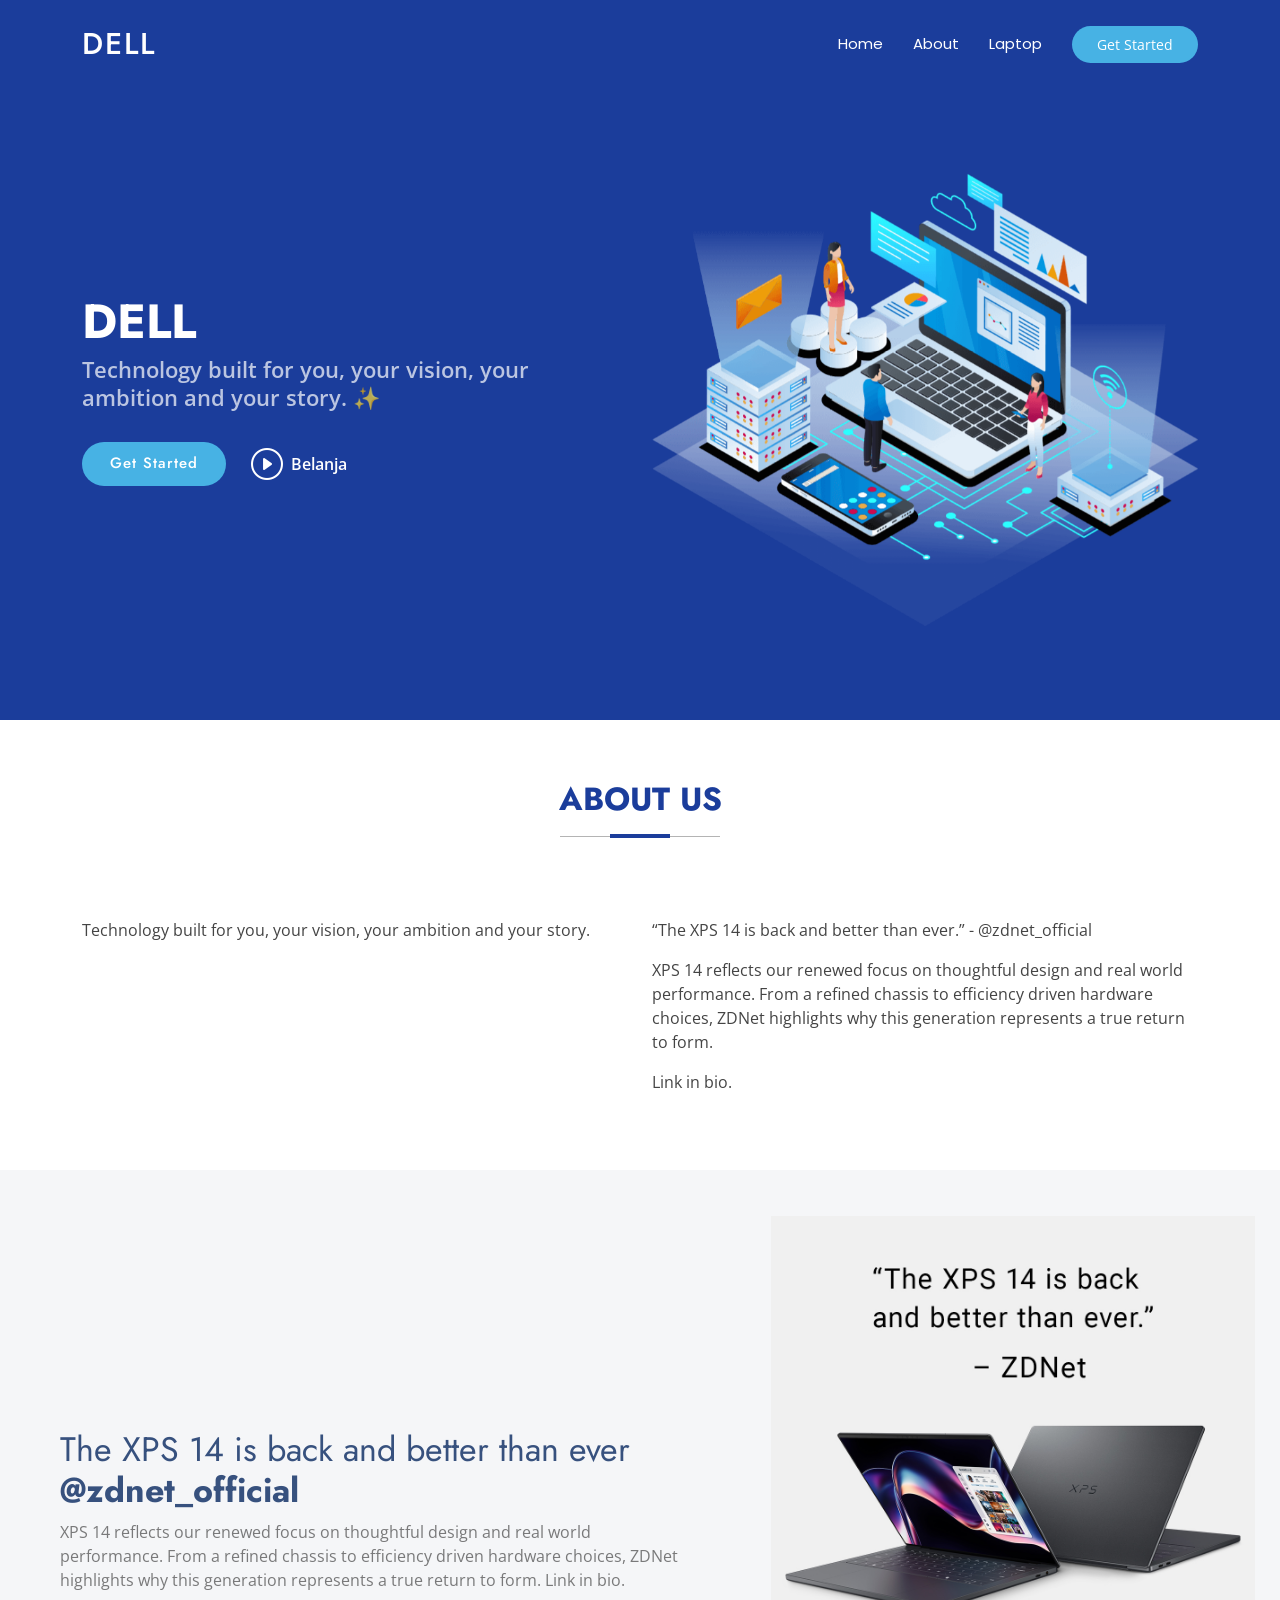
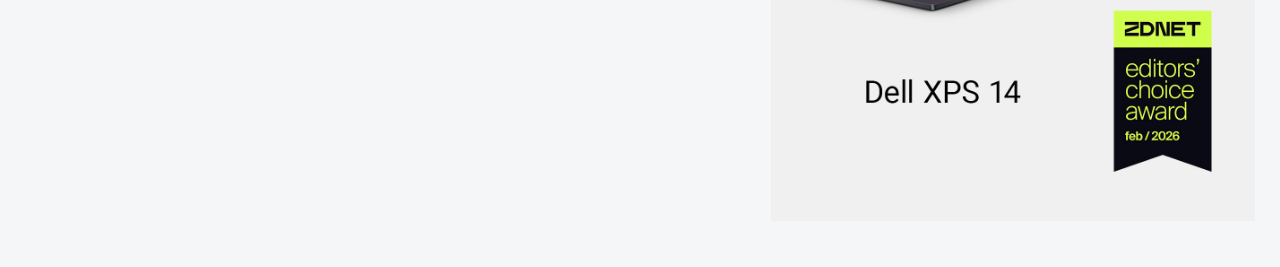
<file: pertemuan5.html>
<!DOCTYPE html>
<html lang="en">

<head>
    <meta charset="utf-8">
    <meta content="width=device-width, initial-scale=1.0" name="viewport">
    <title>DELL</title>
    <meta name="description" content="">
    <meta name="keywords" content="">

    <!-- Favicons -->
    <link href="assets/img/favicon.png" rel="icon">
    <link href="assets/img/apple-touch-icon.png" rel="apple-touch-icon">

    <!-- Fonts -->
    <link href="https://fonts.googleapis.com" rel="preconnect">
    <link href="https://fonts.gstatic.com" rel="preconnect" crossorigin>
    <link
        href="https://fonts.googleapis.com/css2?family=Open+Sans:ital,wght@0,300;0,400;0,500;0,600;0,700;0,800;1,300;1,400;1,500;1,600;1,700;1,800&family=Poppins:ital,wght@0,100;0,200;0,300;0,400;0,500;0,600;0,700;0,800;0,900;1,100;1,200;1,300;1,400;1,500;1,600;1,700;1,800;1,900&family=Jost:ital,wght@0,100;0,200;0,300;0,400;0,500;0,600;0,700;0,800;0,900;1,100;1,200;1,300;1,400;1,500;1,600;1,700;1,800;1,900&display=swap"
        rel="stylesheet">

    <!-- Vendor CSS Files -->
    <link href="assets/vendor/bootstrap/css/bootstrap.min.css" rel="stylesheet">
    <link href="assets/vendor/bootstrap-icons/bootstrap-icons.css" rel="stylesheet">
    <link href="assets/vendor/aos/aos.css" rel="stylesheet">
    <link href="assets/vendor/glightbox/css/glightbox.min.css" rel="stylesheet">
    <link href="assets/vendor/swiper/swiper-bundle.min.css" rel="stylesheet">

    <!-- Main CSS File -->
    <link href="assets/css/main.css" rel="stylesheet">

    <!-- =======================================================
  * Template Name: Arsha
  * Template URL: https://bootstrapmade.com/arsha-free-bootstrap-html-template-corporate/
  * Updated: Feb 22 2025 with Bootstrap v5.3.3
  * Author: BootstrapMade.com
  * License: https://bootstrapmade.com/license/
  ======================================================== -->
</head>

<body class="index-page">
    <header id="header" class="header d-flex align-items-center fixed-top">
        <div class="container-fluid container-xl position-relative d-flex align-items-center">

            <a href="index.html" class="logo d-flex align-items-center me-auto">
                <!-- Uncomment the line below if you also wish to use an image logo -->
                <!-- <img src="assets/img/logo.webp" alt=""> -->
                <h1 class="sitename">DELL</h1>
            </a>

            <nav id="navmenu" class="navmenu">
                <ul>
                    <li><a href="#header" class="active">Home</a></li>
                    <li><a href="#about">About</a></li>
                    <li><a href="#laptop">Laptop</a></li>
                </ul>
                <i class="mobile-nav-toggle d-xl-none bi bi-list"></i>
            </nav>

            <a class="btn-getstarted" href="#about">Get Started</a>

        </div>
    </header>

    <main class="main">
        <!-- Header Section -->
        <section id="header" class="hero section dark-background">

            <div class="container">
                <div class="row gy-4">
                    <div class="col-lg-6 order-2 order-lg-1 d-flex flex-column justify-content-center"
                        data-aos="zoom-out">
                        <h1>DELL</h1>
                        <p>Technology built for you, your vision, your ambition and your story. ✨</p>
                        <div class="d-flex">
                            <a href="#about" class="btn-get-started">Get Started</a>
                            <a href="http://visitstore.bio/dell?tab=ig"
                                class="glightbox btn-watch-video d-flex align-items-center"><i
                                    class="bi bi-play-circle"></i><span>Belanja</span></a>
                        </div>
                    </div>
                    <div class="col-lg-6 order-1 order-lg-2 hero-img" data-aos="zoom-out" data-aos-delay="200">
                        <img src="assets/img/hero-img.png" class="img-fluid animated" alt="">
                    </div>
                </div>
            </div>

        </section><!-- /Header Section -->

        <!-- About Section -->
        <section id="about" class="about section">

            <!-- Section Title -->
            <div class="container section-title" data-aos="fade-up">
                <h2>About Us</h2>
            </div><!-- End Section Title -->

            <div class="container">

                <div class="row gy-4">

                    <div class="col-lg-6 content" data-aos="fade-up" data-aos-delay="100">
                        <p>
                            Technology built for you, your vision, your ambition and your story.
                        </p>
                    </div>

                    <div class="col-lg-6" data-aos="fade-up" data-aos-delay="200">
                        <p>“The XPS 14 is back and better than ever.” - @zdnet_official</p>
                        <p>XPS 14 reflects our renewed focus on thoughtful design and real world performance. From a
                            refined chassis to efficiency driven hardware choices, ZDNet highlights why this generation
                            represents a true return to form.
                        </p>
                        <p>Link in bio.</p>
                    </div>

                </div>

            </div>

        </section><!-- /About Section -->

        <!-- Why Us Section -->
        <section id="laptop" class="section why-us light-background" data-builder="section">

            <div class="container-fluid">

                <div class="row gy-4">

                    <div class="col-lg-7 d-flex flex-column justify-content-center order-2 order-lg-1">

                        <div class="content px-xl-5" data-aos="fade-up" data-aos-delay="100">
                            <h3><span>The XPS 14 is back and better than ever </span><strong>@zdnet_official</strong></h3>
                            <p>
                                XPS 14 reflects our renewed focus on thoughtful design and real world performance. From
                                a refined chassis to efficiency driven hardware choices, ZDNet highlights why this
                                generation represents a true return to form.

                                Link in bio.
                            </p>
                        </div>
                    </div>

                    <div class="col-lg-5 order-1 order-lg-2 why-us-img">
                        <img src="laptop.jpg" class="img-fluid" alt="" data-aos="zoom-in"
                            data-aos-delay="100">
                    </div>
                </div>

            </div>

        </section><!-- /Why Us Section -->
    </main>
</body>

<!-- Scroll Top -->
<a href="#" id="scroll-top" class="scroll-top d-flex align-items-center justify-content-center"><i
        class="bi bi-arrow-up-short"></i></a>

<!-- Preloader -->
<div id="preloader"></div>

<!-- Vendor JS Files -->
<script src="assets/vendor/bootstrap/js/bootstrap.bundle.min.js"></script>
<script src="assets/vendor/php-email-form/validate.js"></script>
<script src="assets/vendor/aos/aos.js"></script>
<script src="assets/vendor/glightbox/js/glightbox.min.js"></script>
<script src="assets/vendor/swiper/swiper-bundle.min.js"></script>
<script src="assets/vendor/waypoints/noframework.waypoints.js"></script>
<script src="assets/vendor/imagesloaded/imagesloaded.pkgd.min.js"></script>
<script src="assets/vendor/isotope-layout/isotope.pkgd.min.js"></script>

<!-- Main JS File -->
<script src="assets/js/main.js"></script>

</html>
</file>
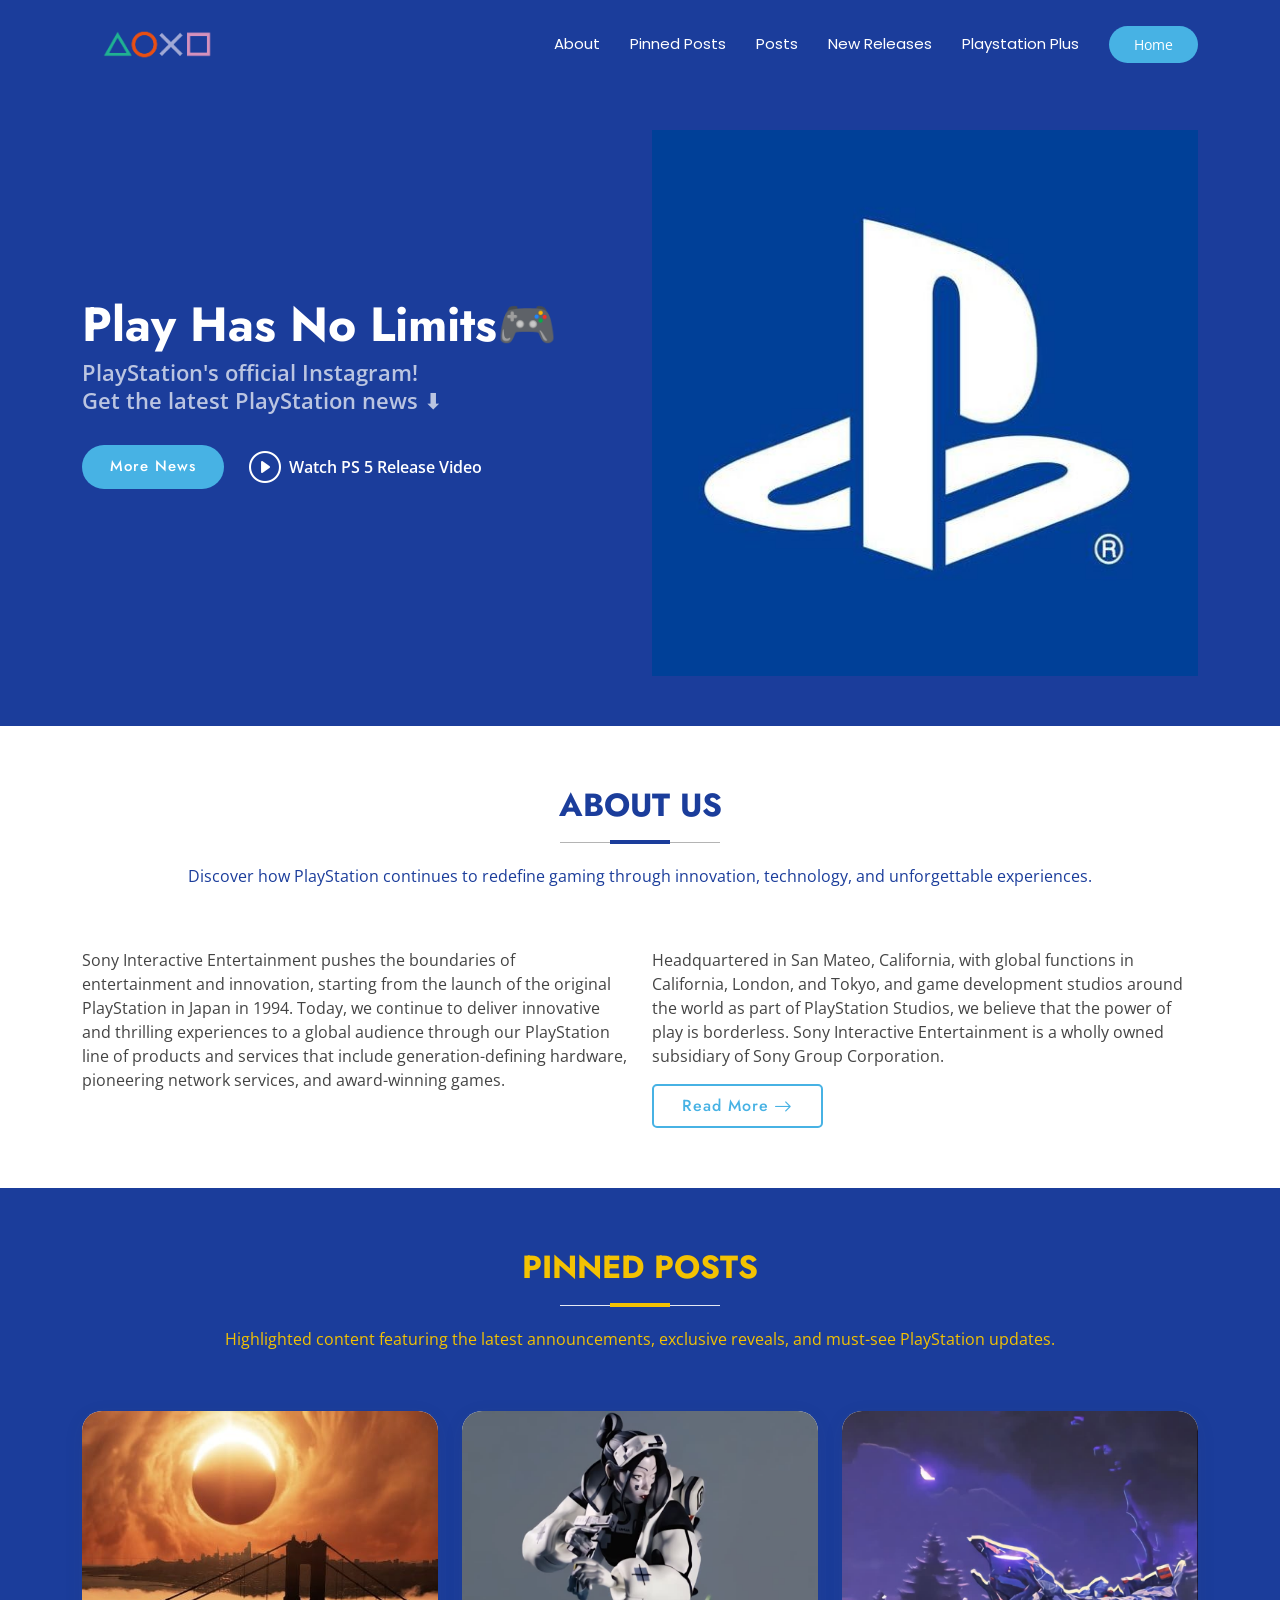
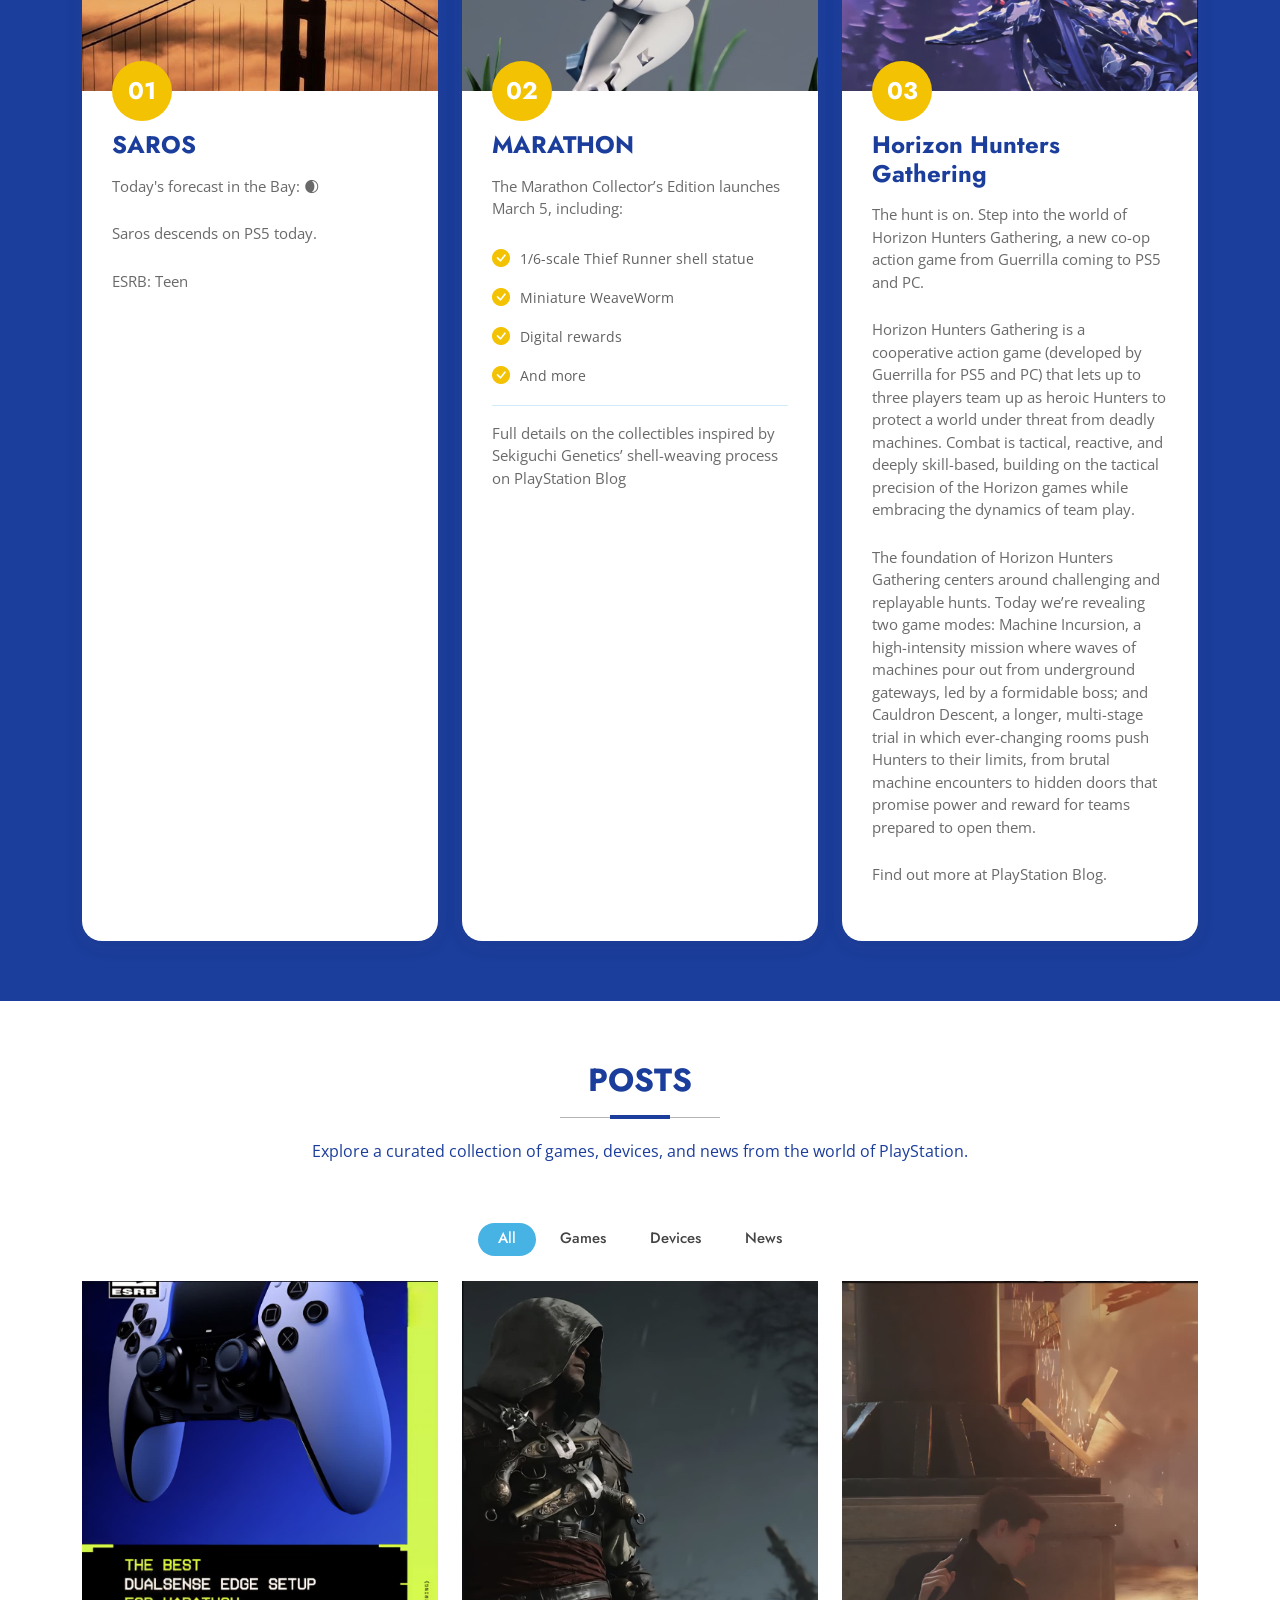
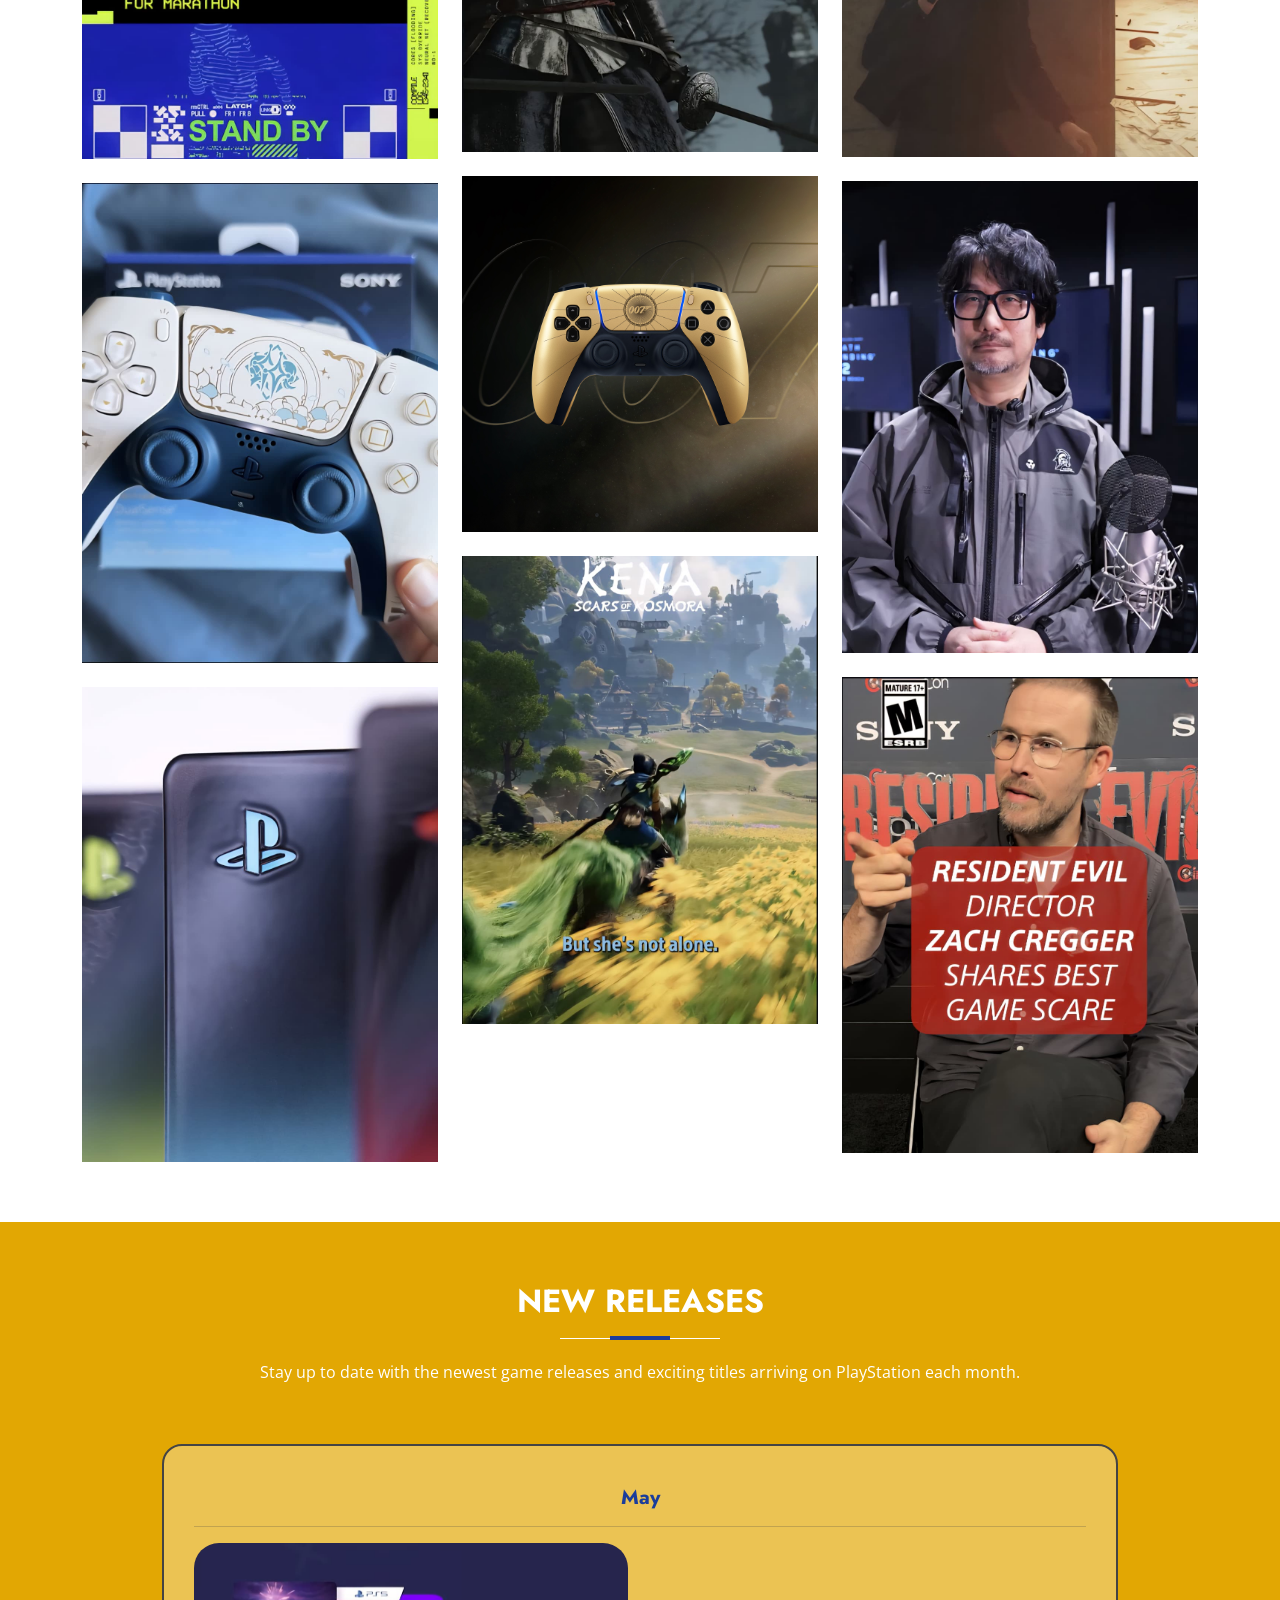
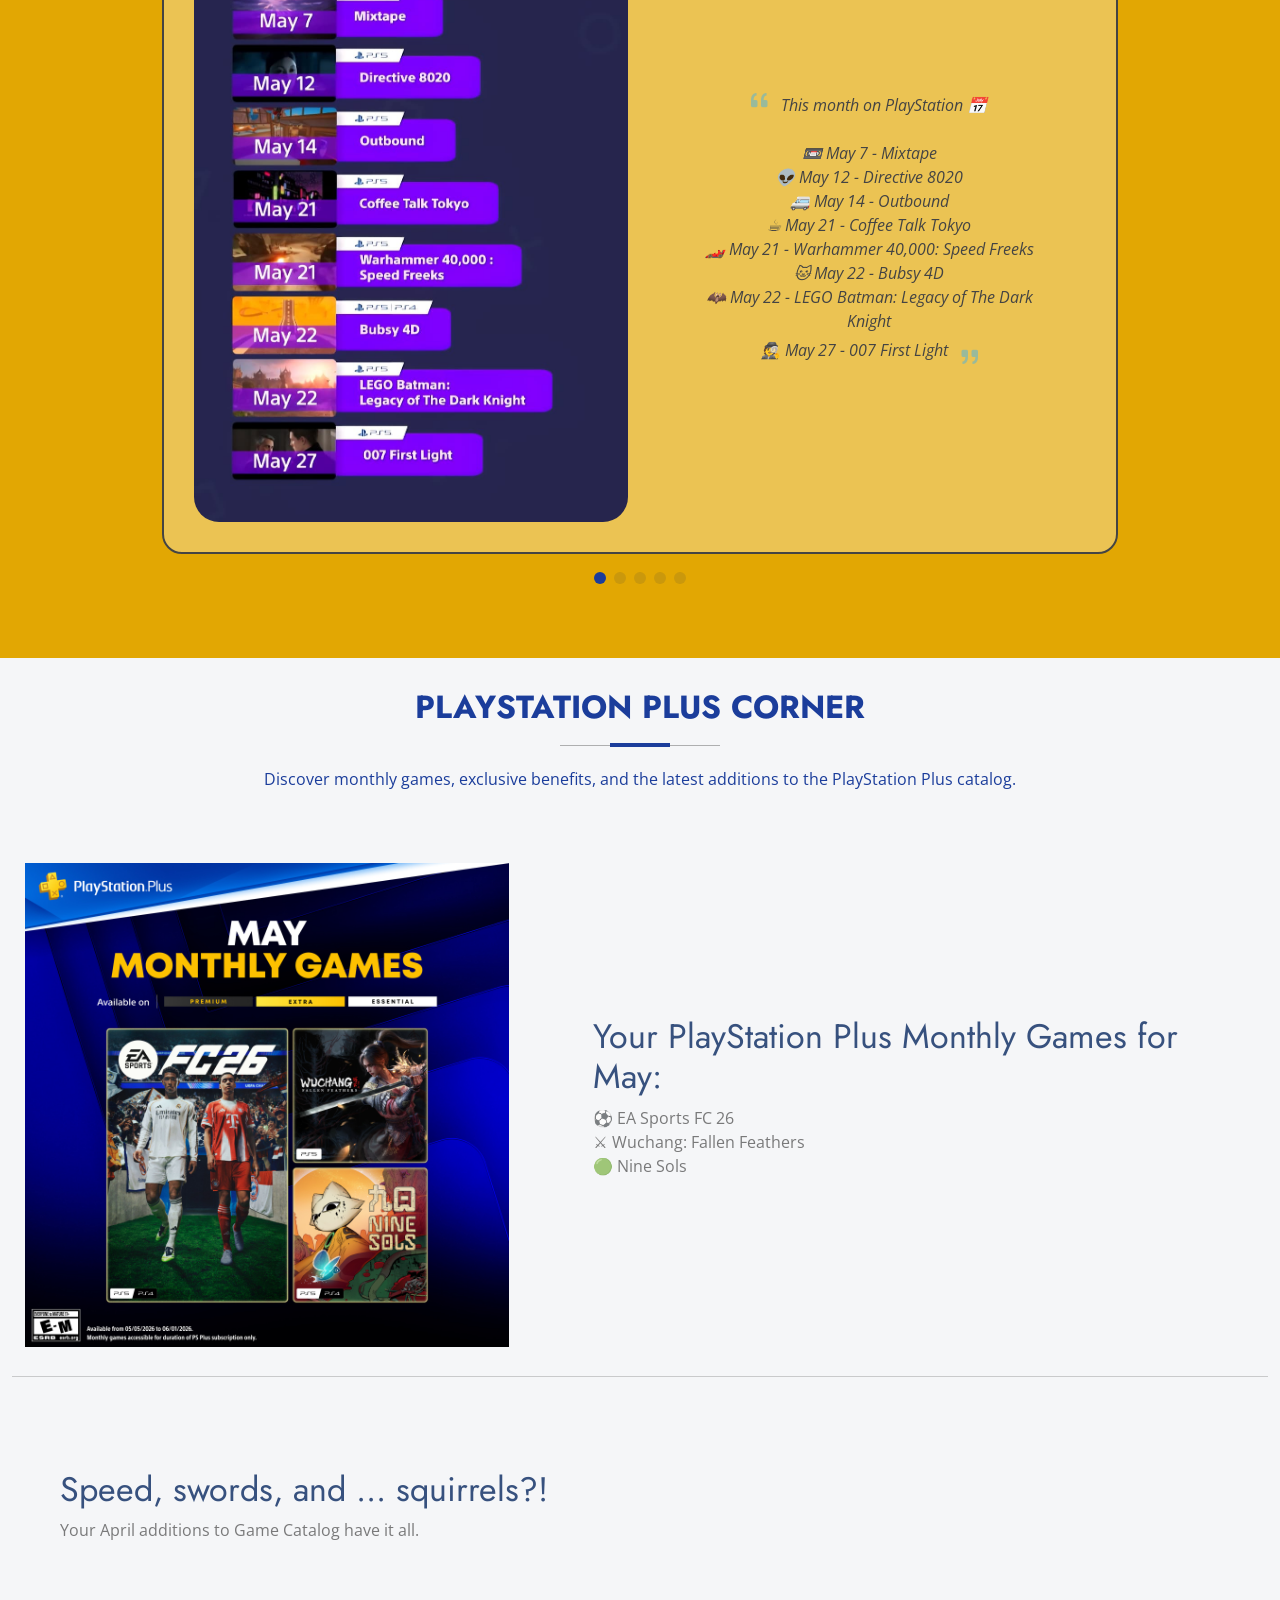
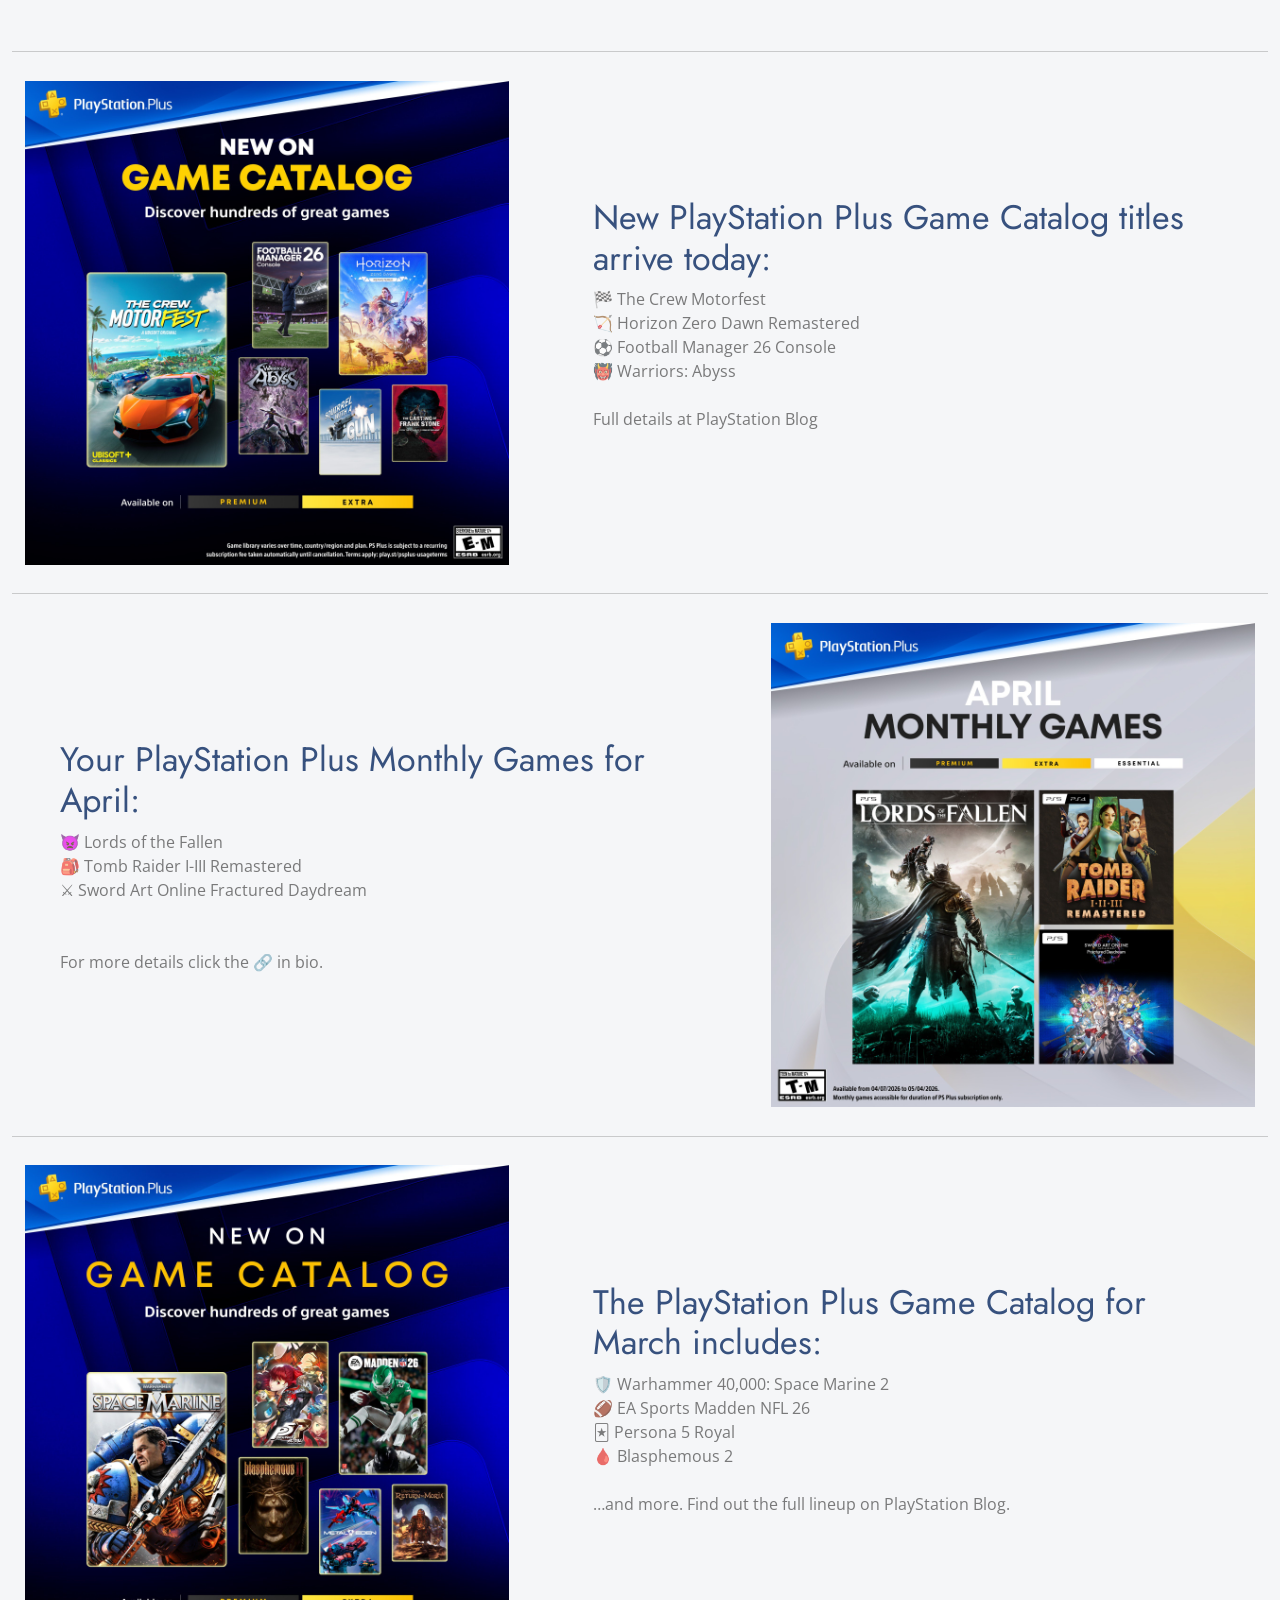
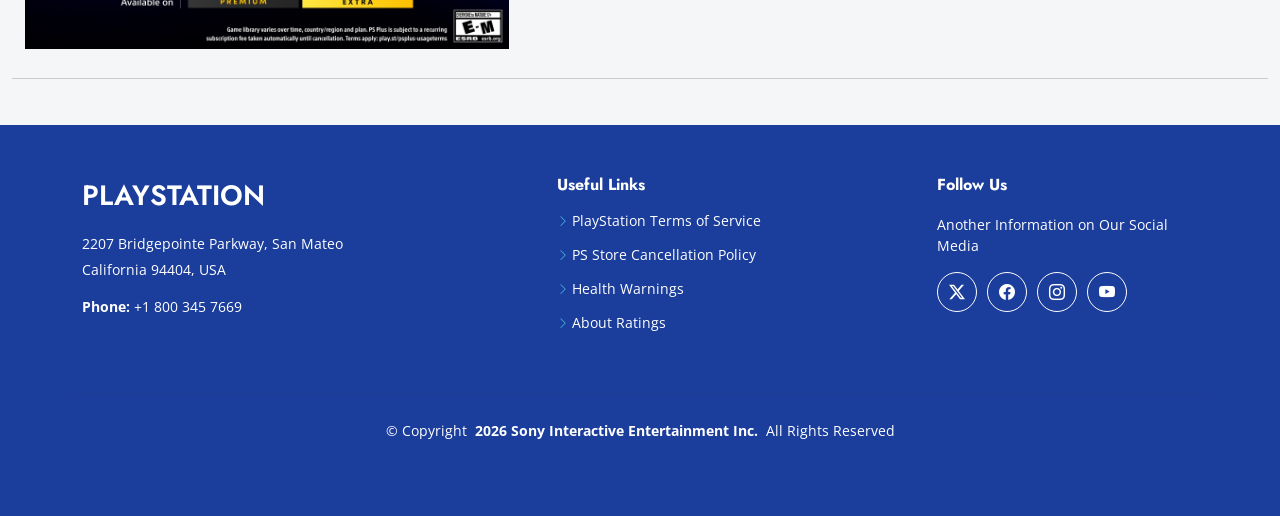
<file: tugas_ets.html>
<!DOCTYPE html>
<html lang="en">

<head>
  <meta charset="utf-8">
  <meta content="width=device-width, initial-scale=1.0" name="viewport">
  <title>Index - Arsha Bootstrap Template</title>
  <meta name="description" content="">
  <meta name="keywords" content="">

  <!-- Favicons -->
  <link href="assets/img/faviconPS.webp" rel="icon">
  <link href="assets/img/apple-touch-icon.png" rel="apple-touch-icon">

  <!-- Fonts -->
  <link href="https://fonts.googleapis.com" rel="preconnect">
  <link href="https://fonts.gstatic.com" rel="preconnect" crossorigin>
  <link
    href="https://fonts.googleapis.com/css2?family=Open+Sans:ital,wght@0,300;0,400;0,500;0,600;0,700;0,800;1,300;1,400;1,500;1,600;1,700;1,800&family=Poppins:ital,wght@0,100;0,200;0,300;0,400;0,500;0,600;0,700;0,800;0,900;1,100;1,200;1,300;1,400;1,500;1,600;1,700;1,800;1,900&family=Jost:ital,wght@0,100;0,200;0,300;0,400;0,500;0,600;0,700;0,800;0,900;1,100;1,200;1,300;1,400;1,500;1,600;1,700;1,800;1,900&display=swap"
    rel="stylesheet">

  <!-- Vendor CSS Files -->
  <link href="assets/vendor/bootstrap/css/bootstrap.min.css" rel="stylesheet">
  <link href="assets/vendor/bootstrap-icons/bootstrap-icons.css" rel="stylesheet">
  <link href="assets/vendor/aos/aos.css" rel="stylesheet">
  <link href="assets/vendor/glightbox/css/glightbox.min.css" rel="stylesheet">
  <link href="assets/vendor/swiper/swiper-bundle.min.css" rel="stylesheet">

  <!-- Main CSS File -->
  <link href="assets/css/main.css" rel="stylesheet">

  <style>

  </style>

  <!-- =======================================================
  * Template Name: Arsha
  * Template URL: https://bootstrapmade.com/arsha-free-bootstrap-html-template-corporate/
  * Updated: Feb 22 2025 with Bootstrap v5.3.3
  * Author: BootstrapMade.com
  * License: https://bootstrapmade.com/license/
  ======================================================== -->
</head>

<body class="index-page">

  <header id="header" class="header d-flex align-items-center fixed-top">
    <div class="container-fluid container-xl position-relative d-flex align-items-center">

      <a href="index.html" class="logo d-flex align-items-center me-auto">
        <!-- Uncomment the line below if you also wish to use an image logo -->
        <img src="assets/img/PlayStation-Logo-Nav.png" alt="">
        <!-- <h1 class="sitename">Arsha</h1> -->
      </a>

      <nav id="navmenu" class="navmenu">
        <ul>
          <li><a href="#about">About</a></li>
          <li><a href="#pinned">Pinned Posts</a></li>
          <li><a href="#posts-section">Posts</a></li>
          <li><a href="#releases">New Releases</a></li>
          <li><a href="#PSplus">Playstation Plus</a></li>
        </ul>
        <i class="mobile-nav-toggle d-xl-none bi bi-list"></i>
      </nav>

      <a class="btn-getstarted" href="#hero">Home</a>

    </div>
  </header>

  <main class="main">

    <!-- Hero Section -->
    <section id="hero" class="hero section dark-background">

      <div class="container">
        <div class="row gy-4">
          <div class="col-lg-6 order-2 order-lg-1 d-flex flex-column justify-content-center" data-aos="zoom-out">
            <h1>Play Has No Limits🎮</h1>
            <p>PlayStation's official Instagram!
              <br>Get the latest PlayStation news ⬇️
            </p>
            <div class="d-flex">
              <a href="https://empli.fi/playstation" class="btn-get-started" target="_blank">More News</a>
              <a href="https://www.youtube.com/watch?v=RkC0l4iekYo"
                class="glightbox btn-watch-video d-flex align-items-center"><i class="bi bi-play-circle"></i><span>Watch
                  PS 5 Release
                  Video</span></a>
            </div>
          </div>
          <div class="col-lg-6 order-1 order-lg-2 hero-img" data-aos="zoom-out" data-aos-delay="200">
            <img src="assets/img/Playstation-hero-logo.jpg" class="img-fluid animated" alt="">
          </div>
        </div>
      </div>

    </section><!-- /Hero Section -->

    <!-- About Section -->
    <section id="about" class="about section">

      <!-- Section Title -->
      <div class="container section-title" data-aos="fade-up">
        <h2>About Us</h2>
        <p>Discover how PlayStation continues to redefine gaming through innovation, technology, and unforgettable experiences.</p>
      </div><!-- End Section Title -->

      <div class="container">

        <div class="row gy-4">

          <div class="col-lg-6 content" data-aos="fade-up" data-aos-delay="100">
            <p>
              Sony Interactive Entertainment pushes the boundaries of entertainment and innovation, starting from the
              launch of the original PlayStation in Japan in 1994. Today, we continue to deliver innovative and
              thrilling experiences to a global audience through our PlayStation line of products and services that
              include generation-defining hardware, pioneering network services, and award-winning games.
            </p>
          </div>

          <div class="col-lg-6" data-aos="fade-up" data-aos-delay="200">
            <p>Headquartered in San Mateo, California, with global functions in California, London, and Tokyo, and game
              development studios around the world as part of PlayStation Studios, we believe that the power of play is
              borderless. Sony Interactive Entertainment is a wholly owned subsidiary of Sony Group Corporation. </p>
            <a href="https://www.playstation.com/en-id/" class="read-more" target="_blank"><span>Read More</span><i
                class="bi bi-arrow-right"></i></a>
          </div>

        </div>

      </div>

    </section><!-- /About Section -->

    <!-- Work Process Section -->
    <section id="pinned" class="work-process section">

      <!-- Section Title -->
      <div class="container section-title2" data-aos="fade-up">
        <h2>Pinned Posts</h2>
        <p>Highlighted content featuring the latest announcements, exclusive reveals, and must-see PlayStation updates.</p>
      </div><!-- End Section Title -->

      <div class="container" data-aos="fade-up" data-aos-delay="100">

        <div class="row gy-5">

          <div class="col-lg-4" data-aos="fade-up" data-aos-delay="200">
            <div class="steps-item">
              <div class="steps-image">
                <a href="https://www.instagram.com/reel/DXwUpLPAg-U/?utm_source=ig_web_copy_link&igsh=MzRlODBiNWFlZA=="
                  target="_blank">
                  <img src="assets/img/Pinned1.jpeg" alt="Step 1" class="img-fluid" loading="lazy">

              </div>
              <div class="steps-content">
                <div class="steps-number">01</div>
                <h3>SAROS</h3>
                <p>Today's forecast in the Bay: 🌒 </p>
                <p>Saros descends on PS5 today.</p>
                <p>ESRB: Teen</p>
              </div>
              </a>
            </div><!-- End Steps Item -->
          </div>

          <div class="col-lg-4" data-aos="fade-up" data-aos-delay="300">
            <div class="steps-item">
              <div class="steps-image">
                <a href="https://www.instagram.com/reel/DUUD0h2jeWD/?utm_source=ig_web_copy_link&igsh=MzRlODBiNWFlZA=="
                  target="_blank">
                  <img src="assets/img/Pinned2.jpeg" alt="Step 2" class="img-fluid" loading="lazy">
              </div>
              <div class="steps-content">
                <div class="steps-number">02</div>
                <h3>MARATHON</h3>
                <p>The Marathon Collector’s Edition launches March 5, including:</p>
                <div class="steps-features">
                  <div class="feature-item">
                    <i class="bi bi-check-circle-fill"></i>
                    <span>1/6-scale Thief Runner shell statue</span>
                  </div>
                  <div class="feature-item">
                    <i class="bi bi-check-circle-fill"></i>
                    <span>Miniature WeaveWorm</span>
                  </div>
                  <div class="feature-item">
                    <i class="bi bi-check-circle-fill"></i>
                    <span>Digital rewards</span>
                  </div>
                  <div class="feature-item">
                    <i class="bi bi-check-circle-fill"></i>
                    <span>And more</span>
                  </div>
                  <hr>
                  <p>Full details on the collectibles inspired by Sekiguchi Genetics’ shell-weaving process on
                    PlayStation Blog</p>
                </div>
              </div>
              </a>
            </div><!-- End Steps Item -->
          </div>

          <div class="col-lg-4" data-aos="fade-up" data-aos-delay="400">
            <div class="steps-item">
              <div class="steps-image">
                <a href="https://www.instagram.com/reel/DUYWgh5FYau/?utm_source=ig_web_copy_link&igsh=MzRlODBiNWFlZA=="
                  target="_blank">
                  <img src="assets/img/Pinned3.jpeg" alt="Step 3" class="img-fluid" loading="lazy">
              </div>
              <div class="steps-content">
                <div class="steps-number">03</div>
                <h3>Horizon Hunters Gathering</h3>
                <p>The hunt is on. Step into the world of Horizon Hunters Gathering, a new co-op action game from
                  Guerrilla coming to PS5 and PC.</p>
                <p>Horizon Hunters Gathering is a cooperative action game (developed by Guerrilla for PS5 and PC) that
                  lets up to three players team up as heroic Hunters to protect a world under threat from deadly
                  machines. Combat is tactical, reactive, and deeply skill-based, building on the tactical precision of
                  the Horizon games while embracing the dynamics of team play.</p>
                <p>The foundation of Horizon Hunters Gathering centers around challenging and replayable hunts. Today
                  we’re revealing two game modes: Machine Incursion, a high-intensity mission where waves of machines
                  pour out from underground gateways, led by a formidable boss; and Cauldron Descent, a longer,
                  multi-stage trial in which ever-changing rooms push Hunters to their limits, from brutal machine
                  encounters to hidden doors that promise power and reward for teams prepared to open them.</p>
                <p>Find out more at PlayStation Blog.</p>
              </div>
              </a>
            </div><!-- End Steps Item -->
          </div>

        </div>

      </div>

    </section><!-- /Work Process Section -->


    <!-- Portfolio Section -->
    <section id="posts-section" class="portfolio section">

      <!-- Section Title -->
      <div class="container section-title" data-aos="fade-up">
        <h2>Posts</h2>
        <p>Explore a curated collection of games, devices, and news from the world of PlayStation.</p>
      </div><!-- End Section Title -->

      <div class="container">

        <div class="isotope-layout" data-default-filter="*" data-sort="original-order">

          <ul class="portfolio-filters isotope-filters" data-aos="fade-up" data-aos-delay="100">
            <li data-filter="*" class="filter-active">All</li>
            <li data-filter=".filter-game">Games</li>
            <li data-filter=".filter-device">Devices</li>
            <li data-filter=".filter-news">News</li>
          </ul><!-- End Portfolio Filters -->

          <div class="row gy-4 isotope-container" data-aos="fade-up" data-aos-delay="200">

            <div class="col-lg-4 col-md-6 portfolio-item isotope-item filter-device">
              <a href="https://www.instagram.com/reel/DXrY0i8kuwa/?utm_source=ig_web_copy_link&igsh=MzRlODBiNWFlZA=="
                target="_blank">
                <img src="assets/img/Device1.jpeg" class="img-fluid" alt="">
                <div class="portfolio-info">
                  <h4>Dualsense Edge Controller</h4>
                  <p>Optimize your Marathon runs with DualSense Edge controller setting suggestions from Bungie.
                    <br>Head to PlayStation Blog for full details.
                  </p>
                </div>
              </a>
            </div><!-- End Portfolio Item -->

            <div class="col-lg-4 col-md-6 portfolio-item isotope-item filter-game">
              <a target="_blank"
                href="https://www.instagram.com/reel/DXeyOOkko84/?utm_source=ig_web_copy_link&igsh=MzRlODBiNWFlZA==">
                <img src="assets/img/Games1.jpeg" class="img-fluid" alt="">
                <div class="portfolio-info">
                  <h4>Assassin's Creed Black Flag Resynced</h4>
                  <p>Assassin's Creed Black Flag Resynced sets sail on PS5 July 9.
                    <br> A faithful remake which focuses on the original’s core single-player adventure, the development
                    team haven’t only applied a fresh lick of presentational paint to Assassin’s Creed Black Flag.
                    They’ve also looked at quality of life gameplay improvements, conducting workshops for player
                    feedback to ensure any changes didn’t stray too far from what made the game tick. <br> Head to
                    PlayStation Blog for full details.
                  </p>
                </div>
              </a>
            </div><!-- End Portfolio Item -->

            <div class="col-lg-4 col-md-6 portfolio-item isotope-item filter-game">
              <a href="https://www.instagram.com/p/DXwpQCCCAz8/" target="_blank">
                <img src="assets/img/Games2.jpeg" class="img-fluid" alt="">
                <div class="portfolio-info">
                  <h4>007: First Light</h4>
                  <p>New 007: First Light gameplay details highlight Bond escaping enemy territory, training to become a
                    MI6 agent, and more at PlayStation Blog</p>
                </div>
              </a>
            </div><!-- End Portfolio Item -->

            <div class="col-lg-4 col-md-6 portfolio-item isotope-item filter-device">
              <a href="https://www.instagram.com/p/DXPEPtNArcJ/" target="_blank">
                <img src="assets/img/Devices2.jpg" class="img-fluid" alt="">
                <div class="portfolio-info">
                  <h4>007 First Light Limited Edition DualSense Wireless Controller</h4>
                  <p>The 007 First Light Limited Edition DualSense Wireless Controller launches on May 27, bringing a
                    stylish golden luster to your next mission.</p>
                </div>
              </a>
            </div><!-- End Portfolio Item -->

            <div class="col-lg-4 col-md-6 portfolio-item isotope-item filter-news">
              <a href="https://www.instagram.com/p/DWCunVYjeRe/" target="_blank">
                <img src="assets/img/News1.jpeg" class="img-fluid" alt="">
                <div class="portfolio-info">
                  <h4>Hideo Kojima</h4>
                  <p>Special message incoming from @hideo_kojima - Death Stranding 2: On the Beach arrives March 19 on
                    PC, with PS5 updates also arriving that same day.</p>
                </div>
              </a>
            </div><!-- End Portfolio Item -->

            <div class="col-lg-4 col-md-6 portfolio-item isotope-item filter-device">
              <a href="https://www.instagram.com/p/DVbkWktjPE5/" target="_blank">
                <img src="assets/img/Device3.jpeg" class="img-fluid" alt="">
                <div class="portfolio-info">
                  <h4>Genshin Impact Limited Edition DualSense</h4>
                  <p>Adventure in style across Teyvat ✨<br>
                    The Genshin Impact Limited Edition DualSense is available now.</p>
                </div>
              </a>
            </div><!-- End Portfolio Item -->

            <div class="col-lg-4 col-md-6 portfolio-item isotope-item filter-game">
              <a href="https://www.instagram.com/p/DU0n3YvFN96/" target="_blank">
                <img src="assets/img/Games3.jpeg" class="img-fluid" alt="">
                <div class="portfolio-info">
                  <h4>Kena: Scars of Kosmora</h4>
                  <p>The Spirit Guide returns.
                    <br>Kena: Scars of Kosmora launches on PS5 and PC later this year.
                  </p>
                </div>
              </a>
            </div><!-- End Portfolio Item -->

            <div class="col-lg-4 col-md-6 portfolio-item isotope-item filter-news">
              <a href="https://www.instagram.com/p/DXxLm6xlDR4/" target="_blank">
                <img src="assets/img/News2.jpeg" class="img-fluid" alt="">
                <div class="portfolio-info">
                  <h4>Zach Cregger</h4>
                  <p>Which series scare spooked Resident Evil director Zach Cregger the most?
                    <br> Head to PlayStation Blog for the full Q&A, before Resident Evil hits theaters September 18.
                  </p>
                </div>
              </a>
            </div><!-- End Portfolio Item -->

            <div class="col-lg-4 col-md-6 portfolio-item isotope-item filter-device">
              <a href="https://www.instagram.com/p/DVyXk9ugfeW/" target="_blank">
                <img src="assets/img/Devices4.jpeg" class="img-fluid" alt="">
                <div class="portfolio-info">
                  <h4>Hyperpop Collection</h4>
                  <p>The Hyperpop Collection drops today. <br> Choose your track:
                    <br>🔴 Techno Red <br> 🟢 Remix Green <br> 🔵 Rhythm Blue
                  </p>
                </div>
              </a>
            </div><!-- End Portfolio Item -->

          </div><!-- End Portfolio Container -->

        </div>

      </div>

    </section><!-- /Portfolio Section -->

    <!-- Testimonials Section -->
    <section id="releases" class="testimonials section">
      <div class="testimonials-box">
        <!-- Section Title -->
        <div class="container section-title3" data-aos="fade-up">
          <h2>New Releases</h2>
          <p>Stay up to date with the newest game releases and exciting titles arriving on PlayStation each month.</p>
        </div><!-- End Section Title -->

        <div class="container" data-aos="fade-up" data-aos-delay="100">

          <div class="swiper init-swiper">
            <script type="application/json" class="swiper-config">
            {
              "loop": true,
              "speed": 600,
              "autoplay": {
                "delay": 7000
              },
              "slidesPerView": "auto",
              "pagination": {
                "el": ".swiper-pagination",
                "type": "bullets",
                "clickable": true
              }
            }
          </script>
            <div class="swiper-wrapper">

              <div class="swiper-slide">
                <div class="testimonial-item">
                  <h3>May</h3>
                  <hr>
                  <div class="row">
                    <div class="col-6">
                      <img src="assets/img/Release1.jpeg" alt="">
                    </div>
                    <div class="col-6 align-content-center">
                      <p>
                        <i class="bi bi-quote quote-icon-left"></i>
                        <span>This month on PlayStation 📅
                          <br>
                          <br>
                          📼 May 7 - Mixtape <br>
                          👽 May 12 - Directive 8020 <br>
                          🚐 May 14 - Outbound <br>
                          ☕ May 21 - Coffee Talk Tokyo <br>
                          🏎️ May 21 - Warhammer 40,000: Speed Freeks <br>
                          🐱 May 22 - Bubsy 4D <br>
                          🦇 May 22 - LEGO Batman: Legacy of The Dark Knight <br>
                          🕵️ May 27 - 007 First Light</span>
                        <i class="bi bi-quote quote-icon-right"></i>
                      </p>
                    </div>
                  </div>
                </div>
              </div><!-- End testimonial item -->

              <div class="swiper-slide">
                <div class="testimonial-item">
                  <h3>April</h3>
                  <hr>
                  <div class="row">
                    <div class="col-6">
                      <img src="assets/img/Release2.jpeg" alt="">
                    </div>
                    <div class="col-6 align-content-center">
                      <p>
                        <i class="bi bi-quote quote-icon-left"></i>
                        <span>This month on PlayStation 📅
                          <br><br>

                          🐙 April 2 - Darwin’s Paradox<br>
                          🐟 April 2 - Fishbowl<br>
                          ⏺️ April 2 - MotionRec<br>
                          👨‍🚀 April 7 - Starfield<br>
                          🎶 April 7 - People of Note<br>
                          🔱 April 14 - Hades II<br>
                          🕵️‍♂️ April 16 - Mouse: P.I. For Hire<br>
                          🦑 April 16 - Cthulhu: The Cosmic Abyss<br>
                          🤖 April 17 - Pragmata<br>
                          🧛 April 21 - Vampire Crawlers<br>
                          🌊 April 22 - Tides of Tomorrow<br>
                          🏺 April 23 - Kiln<br>
                          🔨 April 24 - Little Nightmares: Altered Echoes #PSVR2<br>
                          🌃 April 29 - NTE: Neverness to Everness<br>
                          🌑 April 30 - Saros<br>
                          🛒 April 30 - inKonbini: One Store. Many Stories<br>
                          🦸 April 30 - Invincible Vs</span>
                        <i class="bi bi-quote quote-icon-right"></i>
                      </p>
                    </div>
                  </div>
                </div>
              </div><!-- End testimonial item -->

              <div class="swiper-slide">
                <div class="testimonial-item">
                  <h3>March</h3>
                  <hr>
                  <div class="row">
                    <div class="col-6">
                      <img src="assets/img/Release3.jpeg" alt="">
                    </div>
                    <div class="col-6 align-content-center">
                      <p>
                        <i class="bi bi-quote quote-icon-left"></i>
                        <span>This month on PlayStation 📅
                          <br><br>
                          🤜 Mar 3 - Scott Pilgrim EX <br>
                          🧛 Mar 3 - Legacy of Kain: Defiance Remastered<br>
                          🤖 Mar 5 - Marathon<br>
                          🔊 Mar 5 - Rager #PSVR2<br>
                          🧙‍♀️ Mar 5 - Never Grave: The Witch and The Curse<br>
                          👺 Mar 10 - Ghost of Yōtei Legends mode<br>
                          🛻 Mar 12 - John Carpenter's Toxic Commando<br>
                          📸 Mar 12 - Fatal Frame II: Crimson Butterfly Remake<br>
                          🤼 Mar 13 - WWE 2K26<br>
                          🐲 Mar 13 - Monster Hunter Stories 3: Twisted Reflection<br>
                          🪲 Mar 16 - Starship Troopers: Ultimate Bug War<br>
                          🧝 Mar 16 - The Seven Deadly Sins: Origin<br>
                          ⚾ Mar 17 - MLB The Show 26<br>
                          📦 Mar 19 - Death Stranding 2: On the Beach (PC)<br>
                          ⚔️ Mar 19 - Crimson Desert<br>
                          📓 Mar 26 - Life is Strange: Reunion<br>
                          ⚰️ Mar 31 - Legacy of Kain: Ascendance</span>
                        <i class="bi bi-quote quote-icon-right"></i>
                      </p>
                    </div>
                  </div>
                </div>
              </div><!-- End testimonial item -->

              <div class="swiper-slide">
                <div class="testimonial-item">
                  <h3>February</h3>
                  <hr>
                  <div class="row">
                    <div class="col-6">
                      <img src="assets/img/Release4.jpeg" alt="">
                    </div>
                    <div class="col-6 align-content-center">
                      <p>
                        <i class="bi bi-quote quote-icon-left"></i>
                        <span>This month on PlayStation 📅
                          <br><br>
                          🛩️ Feb 3 - Aces of Thunder #PSVR2<br>
                          🧙 Feb 5 - Dragon Quest VII Reimagined<br>
                          🦸 Feb 6 - My Hero Academia: All's Justice<br>
                          🥷 Feb 6 - Nioh 3<br>
                          ⛪ Feb 10 - Crisol: Theater of Idols<br>
                          ❤️‍🔥 Feb 11 - Romeo is a Dead Man<br>
                          ⚔️ Feb 12 - BlazBlue Entropy Effect X<br>
                          🏍️ Feb 12 - Ride 6<br>
                          🤜 Feb 12 - Yakuza Kiwami 3 & Dark Ties<br>
                          🐸 Feb 13 - High On Life 2<br>
                          🦒 Feb 13 - Reanimal<br>
                          🦌 Feb 19 - Death Howl<br>
                          🕵️‍♂️ Feb 26 - No Sleep for Kaname Date<br>
                          🧟 Feb 27 - Resident Evil Requiem<br>
                          🌑 Feb 27 - Tales of Berseria Remastered</span>
                        <i class="bi bi-quote quote-icon-right"></i>
                      </p>
                    </div>
                  </div>
                </div>
              </div><!-- End testimonial item -->

              <div class="swiper-slide">
                <div class="testimonial-item">
                  <h3>January</h3>
                  <hr>
                  <div class="row">
                    <div class="col-6">
                      <img src="assets/img/Release5.jpeg" alt="">
                    </div>
                    <div class="col-6 align-content-center">
                      <p>
                        <i class="bi bi-quote quote-icon-left"></i>
                        <span>This month on PlayStation 📅
                          <br><br>
                          🚀 Jan 15 - The Legend of Heroes: Trails Beyond the Horizon<br>
                          📱 Jan 16 - BrokenLore: Unfollow<br>
                          🛰️ Jan 20 - MIO: Memories in Orbit<br>
                          🌑 Jan 22 - Arknights: Endfield<br>
                          🪓 Jan 29 - I Hate This Place<br>
                          🧗🏽‍♀️ Jan 29 - Cairn<br>
                          🧛 Jan 30 - Code Vein II</span>
                        <i class="bi bi-quote quote-icon-right"></i>
                      </p>
                    </div>
                  </div>
                </div>
              </div><!-- End testimonial item -->

            </div>
            <div class="swiper-pagination"></div>
          </div>

        </div>
      </div>
    </section><!-- /Testimonials Section -->


    <!-- Why Us Section -->
    <section id="PSplus" class="section why-us light-background" data-builder="section">
      <!-- Section Title -->
      <div class="container section-title" data-aos="fade-up">
        <h2>Playstation Plus Corner</h2>
        <p>Discover monthly games, exclusive benefits, and the latest additions to the PlayStation Plus catalog.</p>
      </div><!-- End Section Title -->
      <div class="container-fluid">
        <!-- PS Plus 1 -->
        <div class="row gy-4">
          <div class="col-lg-7 d-flex flex-column justify-content-center order-2 order-lg-2">
            <div class="content px-xl-5" data-aos="fade-up" data-aos-delay="100">
              <h3><span>Your PlayStation Plus Monthly Games for May:</strong></h3>
              <p>
                ⚽ EA Sports FC 26 <br>
                ⚔️ Wuchang: Fallen Feathers <br>
                🟢 Nine Sols

              </p>
            </div>
          </div>
          <div class="col-lg-5 order-1 order-lg-1 why-us-img">
            <img src="assets/img/PSplus1.jpg" class="img-fluid" alt="" data-aos="zoom-in" data-aos-delay="100">
          </div>
        </div><!-- /PS Plus 1 -->
        <hr>

        <!-- PS Plus 2 -->
        <div class="row gy-4">
          <div class="col-lg-7 d-flex flex-column justify-content-center order-2 order-lg-1">
            <div class="content px-xl-5" data-aos="fade-up" data-aos-delay="100">
              <h3><span>Speed, swords, and ... squirrels?!</strong></h3>
              <p>
                Your April additions to Game Catalog have it all.
              </p>
            </div>
          </div>
          <div class="col-lg-5 order-1 order-lg-2 why-us-img">
            <video src="assets/img/PSplus2.mp4" width="95%" autoplay muted loop data-aos="zoom-in"
              data-aos-delay="100"></video>
          </div>
        </div><!-- /PS Plus 2 -->
        <hr>

        <!-- PS Plus 3 -->
        <div class="row gy-4">
          <div class="col-lg-7 d-flex flex-column justify-content-center order-2 order-lg-2">
            <div class="content px-xl-5" data-aos="fade-up" data-aos-delay="100">
              <h3><span>New PlayStation Plus Game Catalog titles arrive today:</strong></h3>
              <p>
                🏁 The Crew Motorfest <br>
                🏹 Horizon Zero Dawn Remastered <br>
                ⚽ Football Manager 26 Console <br>
                👹 Warriors: Abyss <br> <br>

                Full details at PlayStation Blog

              </p>
            </div>
          </div>
          <div class="col-lg-5 order-1 order-lg-1 why-us-img">
            <img src="assets/img/PSplus3.jpg" class="img-fluid" alt="" data-aos="zoom-in" data-aos-delay="100">
          </div>
        </div><!-- /PS Plus 3 -->
        <hr>

        <!-- PS Plus 4 -->
        <div class="row gy-4">
          <div class="col-lg-7 d-flex flex-column justify-content-center order-2 order-lg-1">
            <div class="content px-xl-5" data-aos="fade-up" data-aos-delay="100">
              <h3><span>Your PlayStation Plus Monthly Games for April:</strong></h3>
              <p>
                👿 Lords of the Fallen <br>
                🎒 Tomb Raider I-III Remastered <br>
                ⚔️ Sword Art Online Fractured Daydream <br>
                <br> <br>
                For more details click the 🔗 in bio.
              </p>
            </div>
          </div>
          <div class="col-lg-5 order-1 order-lg-2 why-us-img">
            <img src="assets/img/PSplus4.jpg" class="img-fluid" alt="" data-aos="zoom-in" data-aos-delay="100">
          </div>
        </div><!-- /PS Plus 4 -->
        <hr>

        <!-- PS Plus 3 -->
        <div class="row gy-4">
          <div class="col-lg-7 d-flex flex-column justify-content-center order-2 order-lg-2">
            <div class="content px-xl-5" data-aos="fade-up" data-aos-delay="100">
              <h3><span>The PlayStation Plus Game Catalog for March includes:</strong></h3>
              <p>
                🛡️ Warhammer 40,000: Space Marine 2 <br>
                🏈 EA Sports Madden NFL 26 <br>
                🃏 Persona 5 Royal <br>
                🩸 Blasphemous 2 <br> <br>

                …and more. Find out the full lineup on PlayStation Blog.

              </p>
            </div>
          </div>
          <div class="col-lg-5 order-1 order-lg-1 why-us-img">
            <img src="assets/img/PSplus5.jpg" class="img-fluid" alt="" data-aos="zoom-in" data-aos-delay="100">
          </div>
        </div><!-- /PS Plus 3 -->
        <hr>



      </div>

    </section><!-- /Why Us Section -->


  </main>



  <!-- Footer -->
  <footer id="footer" class="footer">

    <div class="container footer-top">
      <div class="row gy-4">
        <div class="col-lg-5 col-md-6 footer-about">
          <a href="index.html" class="d-flex align-items-center">
            <span class="sitename">Playstation</span>
          </a>
          <div class="footer-contact pt-3">
            <p>2207 Bridgepointe Parkway, San Mateo</p>
            <p>California 94404, USA</p>
            <p class="mt-3"><strong>Phone:</strong> <span>+1 800 345 7669</span></p>
          </div>
        </div>

        <div class="col-lg-4 col-md-6 footer-links">
          <h4>Useful Links</h4>
          <ul>
            <li><i class="bi bi-chevron-right"></i> <a target="_blank" href="https://www.playstation.com/en-id/legal/psn-terms-of-service/">PlayStation Terms of Service</a></li>
            <li><i class="bi bi-chevron-right"></i> <a target="_blank" href="https://www.playstation.com/en-id/legal/playstation-store-cancellation-policy/">PS Store Cancellation Policy</a></li>
            <li><i class="bi bi-chevron-right"></i> <a target="_blank" href="https://www.playstation.com/en-id/legal/health-warning/">Health Warnings</a></li>
            <li><i class="bi bi-chevron-right"></i> <a target="_blank" href="https://www.playstation.com/en-id/support/account/age-ratings-playstation/">About Ratings</a></li>
          </ul>
        </div>

        <div class="col-lg-3 col-md-12">
          <h4>Follow Us</h4>
          <p>Another Information on Our Social Media</p>
          <div class="social-links d-flex">
            <a target="_blank" href="https://x.com/PlayStation"><i class="bi bi-twitter-x"></i></a>
            <a target="_blank" href="https://www.facebook.com/playstation/"><i class="bi bi-facebook"></i></a>
            <a target="_blank" href="https://www.instagram.com/playstation/"><i class="bi bi-instagram"></i></a>
            <a target="_blank" href="https://www.youtube.com/user/PlayStation"><i class="bi bi-youtube"></i></a>
          </div>
        </div>

      </div>
    </div>

    <div class="container copyright text-center mt-4">
      <p>© <span>Copyright</span> <strong class="px-1 sitename">2026 Sony Interactive Entertainment Inc.</strong> <span>All Rights Reserved</span></p>
    </div>

  </footer>

  <!-- Scroll Top -->
  <a href="#" id="scroll-top" class="scroll-top d-flex align-items-center justify-content-center"><i
      class="bi bi-arrow-up-short"></i></a>

  <!-- Preloader -->
  <div id="preloader"></div>

  <!-- Vendor JS Files -->
  <script src="assets/vendor/bootstrap/js/bootstrap.bundle.min.js"></script>
  <script src="assets/vendor/php-email-form/validate.js"></script>
  <script src="assets/vendor/aos/aos.js"></script>
  <script src="assets/vendor/glightbox/js/glightbox.min.js"></script>
  <script src="assets/vendor/swiper/swiper-bundle.min.js"></script>
  <script src="assets/vendor/waypoints/noframework.waypoints.js"></script>
  <script src="assets/vendor/imagesloaded/imagesloaded.pkgd.min.js"></script>
  <script src="assets/vendor/isotope-layout/isotope.pkgd.min.js"></script>

  <!-- Main JS File -->
  <script src="assets/js/main.js"></script>

</body>

</html>
</file>
<file: assets/css/main.css>
/**
* Template Name: Arsha
* Template URL: https://bootstrapmade.com/arsha-free-bootstrap-html-template-corporate/
* Updated: Feb 22 2025 with Bootstrap v5.3.3
* Author: BootstrapMade.com
* License: https://bootstrapmade.com/license/
*/

/*--------------------------------------------------------------
# Font & Color Variables
# Help: https://bootstrapmade.com/color-system/
--------------------------------------------------------------*/
/* Fonts */
:root {
  --default-font: "Open Sans",  system-ui, -apple-system, "Segoe UI", Roboto, "Helvetica Neue", Arial, "Noto Sans", "Liberation Sans", sans-serif, "Apple Color Emoji", "Segoe UI Emoji", "Segoe UI Symbol", "Noto Color Emoji";
  --heading-font: "Jost",  sans-serif;
  --nav-font: "Poppins",  sans-serif;
}

/* Global Colors - The following color variables are used throughout the website. Updating them here will change the color scheme of the entire website */
:root { 
  --background-color: #ffffff; /* Background color for the entire website, including individual sections */
  --default-color: #444444; /* Default color used for the majority of the text content across the entire website */
  --heading-color: #37517e; /* Color for headings, subheadings and title throughout the website */
  --accent-color: #47b2e4; /* Accent color that represents your brand on the website. It's used for buttons, links, and other elements that need to stand out */
  --surface-color: #ffffff; /* The surface color is used as a background of boxed elements within sections, such as cards, icon boxes, or other elements that require a visual separation from the global background. */
  --contrast-color: #ffffff; /* Contrast color for text, ensuring readability against backgrounds of accent, heading, or default colors. */
}

/* Nav Menu Colors - The following color variables are used specifically for the navigation menu. They are separate from the global colors to allow for more customization options */
:root {
  --nav-color: #ffffff;  /* The default color of the main navmenu links */
  --nav-hover-color: #47b2e4; /* Applied to main navmenu links when they are hovered over or active */
  --nav-mobile-background-color: #ffffff; /* Used as the background color for mobile navigation menu */
  --nav-dropdown-background-color: #ffffff; /* Used as the background color for dropdown items that appear when hovering over primary navigation items */
  --nav-dropdown-color: #444444; /* Used for navigation links of the dropdown items in the navigation menu. */
  --nav-dropdown-hover-color: #47b2e4; /* Similar to --nav-hover-color, this color is applied to dropdown navigation links when they are hovered over. */
}

/* Color Presets - These classes override global colors when applied to any section or element, providing reuse of the sam color scheme. */

.light-background {
  --background-color: #f5f6f8;
  --surface-color: #ffffff;
}

.dark-background {
  --background-color: #1b3d9b;
  --default-color: #ffffff;
  --heading-color: #ffffff;
  --surface-color: #4668a2;
  --contrast-color: #ffffff;
}

/* Smooth scroll */
:root {
  scroll-behavior: smooth;
}

/*--------------------------------------------------------------
# General Styling & Shared Classes
--------------------------------------------------------------*/
body {
  color: var(--default-color);
  background-color: var(--background-color);
  font-family: var(--default-font);
}

a {
  color: var(--accent-color);
  text-decoration: none;
  transition: 0.3s;
}

a:hover {
  color: color-mix(in srgb, var(--accent-color), transparent 25%);
  text-decoration: none;
}

h1,
h2,
h3,
h4,
h5,
h6 {
  color: var(--heading-color);
  font-family: var(--heading-font);
}

/* PHP Email Form Messages
------------------------------*/
.php-email-form .error-message {
  display: none;
  background: #df1529;
  color: #ffffff;
  text-align: left;
  padding: 15px;
  margin-bottom: 24px;
  font-weight: 600;
}

.php-email-form .sent-message {
  display: none;
  color: #ffffff;
  background: #059652;
  text-align: center;
  padding: 15px;
  margin-bottom: 24px;
  font-weight: 600;
}

.php-email-form .loading {
  display: none;
  background: var(--surface-color);
  text-align: center;
  padding: 15px;
  margin-bottom: 24px;
}

.php-email-form .loading:before {
  content: "";
  display: inline-block;
  border-radius: 50%;
  width: 24px;
  height: 24px;
  margin: 0 10px -6px 0;
  border: 3px solid var(--accent-color);
  border-top-color: var(--surface-color);
  animation: php-email-form-loading 1s linear infinite;
}

@keyframes php-email-form-loading {
  0% {
    transform: rotate(0deg);
  }

  100% {
    transform: rotate(360deg);
  }
}

/*--------------------------------------------------------------
# Global Header
--------------------------------------------------------------*/
.header {
  --background-color: #3d4d6a;
  --heading-color: #ffffff;
  color: var(--default-color);
  background-color: var(--background-color);
  padding: 15px 0;
  transition: all 0.5s;
  z-index: 997;
}

.header .logo {
  line-height: 1;
}

.header .logo img {
  max-width: 150px;
  max-height: 100px;
  margin-right: 8px;
}

.header .logo h1 {
  font-size: 30px;
  margin: 0;
  font-weight: 500;
  color: var(--heading-color);
  letter-spacing: 2px;
  text-transform: uppercase;
}

.header .btn-getstarted,
.header .btn-getstarted:focus {
  color: var(--contrast-color);
  background: var(--accent-color);
  font-size: 14px;
  padding: 8px 25px;
  margin: 0 0 0 30px;
  border-radius: 50px;
  transition: 0.3s;
}

.header .btn-getstarted:hover,
.header .btn-getstarted:focus:hover {
  color: var(--contrast-color);
  background: color-mix(in srgb, var(--accent-color), transparent 15%);
}

@media (max-width: 1200px) {
  .header .logo {
    order: 1;
  }

  .header .btn-getstarted {
    order: 2;
    margin: 0 15px 0 0;
    padding: 6px 15px;
  }

  .header .navmenu {
    order: 3;
  }
}

/* Index Page Header
------------------------------*/
.index-page .header {
  --background-color: rgba(255, 255, 255, 0);
  --heading-color: #ffffff;
  --nav-color: #ffffff;
}

/* Index Page Header on Scroll
------------------------------*/
.index-page.scrolled .header {
  --background-color: rgba(40, 58, 90, 0.9);
}

/*--------------------------------------------------------------
# Navigation Menu
--------------------------------------------------------------*/
/* Desktop Navigation */
@media (min-width: 1200px) {
  .navmenu {
    padding: 0;
  }

  .navmenu ul {
    margin: 0;
    padding: 0;
    display: flex;
    list-style: none;
    align-items: center;
  }

  .navmenu li {
    position: relative;
  }

  .navmenu a,
  .navmenu a:focus {
    color: var(--nav-color);
    padding: 18px 15px;
    font-size: 15px;
    font-family: var(--nav-font);
    font-weight: 400;
    display: flex;
    align-items: center;
    justify-content: space-between;
    white-space: nowrap;
    transition: 0.3s;
  }

  .navmenu a i,
  .navmenu a:focus i {
    font-size: 12px;
    line-height: 0;
    margin-left: 5px;
    transition: 0.3s;
  }

  .navmenu li:last-child a {
    padding-right: 0;
  }

  .navmenu li:hover>a,
  .navmenu .active,
  .navmenu .active:focus {
    color: var(--nav-hover-color);
  }

  .navmenu .dropdown ul {
    margin: 0;
    padding: 10px 0;
    background: var(--nav-dropdown-background-color);
    display: block;
    position: absolute;
    visibility: hidden;
    left: 14px;
    top: 130%;
    opacity: 0;
    transition: 0.3s;
    border-radius: 4px;
    z-index: 99;
    box-shadow: 0px 0px 30px rgba(0, 0, 0, 0.1);
  }

  .navmenu .dropdown ul li {
    min-width: 200px;
  }

  .navmenu .dropdown ul a {
    padding: 10px 20px;
    font-size: 15px;
    text-transform: none;
    color: var(--nav-dropdown-color);
  }

  .navmenu .dropdown ul a i {
    font-size: 12px;
  }

  .navmenu .dropdown ul a:hover,
  .navmenu .dropdown ul .active:hover,
  .navmenu .dropdown ul li:hover>a {
    color: var(--nav-dropdown-hover-color);
  }

  .navmenu .dropdown:hover>ul {
    opacity: 1;
    top: 100%;
    visibility: visible;
  }

  .navmenu .dropdown .dropdown ul {
    top: 0;
    left: -90%;
    visibility: hidden;
  }

  .navmenu .dropdown .dropdown:hover>ul {
    opacity: 1;
    top: 0;
    left: -100%;
    visibility: visible;
  }

  .navmenu .megamenu {
    position: static;
  }

  .navmenu .megamenu ul {
    margin: 0;
    padding: 10px;
    background: var(--nav-dropdown-background-color);
    box-shadow: 0px 0px 20px rgba(0, 0, 0, 0.1);
    position: absolute;
    top: 130%;
    left: 0;
    right: 0;
    visibility: hidden;
    opacity: 0;
    display: flex;
    transition: 0.3s;
    border-radius: 4px;
    z-index: 99;
  }

  .navmenu .megamenu ul li {
    flex: 1;
  }

  .navmenu .megamenu ul li a,
  .navmenu .megamenu ul li:hover>a {
    padding: 10px 20px;
    font-size: 15px;
    color: var(--nav-dropdown-color);
  }

  .navmenu .megamenu ul li a:hover,
  .navmenu .megamenu ul li .active,
  .navmenu .megamenu ul li .active:hover {
    color: var(--nav-dropdown-hover-color);
  }

  .navmenu .megamenu:hover>ul {
    opacity: 1;
    top: 100%;
    visibility: visible;
  }

  .navmenu .dd-box-shadow {
    box-shadow: 0px 0px 30px rgba(0, 0, 0, 0.1);
  }
}

/* Mobile Navigation */
@media (max-width: 1199px) {
  .mobile-nav-toggle {
    color: var(--nav-color);
    font-size: 28px;
    line-height: 0;
    margin-right: 10px;
    cursor: pointer;
    transition: color 0.3s;
  }

  .navmenu {
    padding: 0;
    z-index: 9997;
  }

  .navmenu ul {
    display: none;
    list-style: none;
    position: absolute;
    inset: 60px 20px 20px 20px;
    padding: 10px 0;
    margin: 0;
    border-radius: 6px;
    background-color: var(--nav-mobile-background-color);
    overflow-y: auto;
    transition: 0.3s;
    z-index: 9998;
    box-shadow: 0px 0px 30px rgba(0, 0, 0, 0.1);
  }

  .navmenu a,
  .navmenu a:focus {
    color: var(--nav-dropdown-color);
    padding: 10px 20px;
    font-family: var(--nav-font);
    font-size: 17px;
    font-weight: 500;
    display: flex;
    align-items: center;
    justify-content: space-between;
    white-space: nowrap;
    transition: 0.3s;
  }

  .navmenu a i,
  .navmenu a:focus i {
    font-size: 12px;
    line-height: 0;
    margin-left: 5px;
    width: 30px;
    height: 30px;
    display: flex;
    align-items: center;
    justify-content: center;
    border-radius: 50%;
    transition: 0.3s;
    background-color: color-mix(in srgb, var(--accent-color), transparent 90%);
  }

  .navmenu a i:hover,
  .navmenu a:focus i:hover {
    background-color: var(--accent-color);
    color: var(--contrast-color);
  }

  .navmenu a:hover,
  .navmenu .active,
  .navmenu .active:focus {
    color: var(--nav-dropdown-hover-color);
  }

  .navmenu .active i,
  .navmenu .active:focus i {
    background-color: var(--accent-color);
    color: var(--contrast-color);
    transform: rotate(180deg);
  }

  .navmenu .dropdown ul {
    position: static;
    display: none;
    z-index: 99;
    padding: 10px 0;
    margin: 10px 20px;
    background-color: var(--nav-dropdown-background-color);
    border: 1px solid color-mix(in srgb, var(--default-color), transparent 90%);
    box-shadow: none;
    transition: all 0.5s ease-in-out;
  }

  .navmenu .dropdown ul ul {
    background-color: rgba(33, 37, 41, 0.1);
  }

  .navmenu .dropdown>.dropdown-active {
    display: block;
    background-color: rgba(33, 37, 41, 0.03);
  }

  .mobile-nav-active {
    overflow: hidden;
  }

  .mobile-nav-active .mobile-nav-toggle {
    color: #fff;
    position: absolute;
    font-size: 32px;
    top: 15px;
    right: 15px;
    margin-right: 0;
    z-index: 9999;
  }

  .mobile-nav-active .navmenu {
    position: fixed;
    overflow: hidden;
    inset: 0;
    background: rgba(33, 37, 41, 0.8);
    transition: 0.3s;
  }

  .mobile-nav-active .navmenu>ul {
    display: block;
  }
}

/*--------------------------------------------------------------
# Global Footer
--------------------------------------------------------------*/
.footer {
  color: white;
  background-color: #1b3d9b;
  font-size: 14px;
  padding-bottom: 50px;
  position: relative;
}

.footer .footer-newsletter {
  background-color: color-mix(in srgb, var(--heading-color), transparent 95%);
  padding: 50px 0;
}

.footer .footer-newsletter h4 {
  font-size: 24px;
  color: white;
}

.footer .footer-newsletter .newsletter-form {
  margin-top: 30px;
  margin-bottom: 15px;
  padding: 6px 8px;
  position: relative;
  background-color: color-mix(in srgb, var(--background-color), transparent 50%);
  border: 1px solid color-mix(in srgb, var(--default-color), transparent 90%);
  box-shadow: 0px 2px 25px rgba(0, 0, 0, 0.1);
  display: flex;
  transition: 0.3s;
  border-radius: 50px;
}

.footer .footer-newsletter .newsletter-form:focus-within {
  border-color: var(--accent-color);
}

.footer .footer-newsletter .newsletter-form input[type=email] {
  border: 0;
  padding: 4px;
  width: 100%;
  background-color: color-mix(in srgb, var(--background-color), transparent 50%);
  color: var(--default-color);
}

.footer .footer-newsletter .newsletter-form input[type=email]:focus-visible {
  outline: none;
}

.footer .footer-newsletter .newsletter-form input[type=submit] {
  border: 0;
  font-size: 16px;
  padding: 0 20px;
  margin: -7px -8px -7px 0;
  background: var(--accent-color);
  color: var(--contrast-color);
  transition: 0.3s;
  border-radius: 50px;
}

.footer .footer-newsletter .newsletter-form input[type=submit]:hover {
  background: color-mix(in srgb, var(--accent-color), transparent 20%);
}

.footer .footer-top {
  padding-top: 50px;
}

.footer .social-links a {
  display: flex;
  align-items: center;
  justify-content: center;
  width: 40px;
  height: 40px;
  border-radius: 50%;
  border: 1px solid white;
  font-size: 16px;
  color:white;
  margin-right: 10px;
  transition: 0.3s;
}

.footer .social-links a:hover {
  color: #F3C202;
  border-color: #F3C202;
}

.footer h4 {
  color: white;
  font-size: 16px;
  font-weight: bold;
  position: relative;
  padding-bottom: 12px;
}

.footer .footer-links {
  margin-bottom: 30px;
}

.footer .footer-links ul {
  list-style: none;
  padding: 0;
  margin: 0;
}

.footer .footer-links ul i {
  margin-right: 3px;
  font-size: 12px;
  line-height: 0;
  color: var(--accent-color);
}

.footer .footer-links ul li {
  padding: 10px 0;
  display: flex;
  align-items: center;
}

.footer .footer-links ul li:first-child {
  padding-top: 0;
}

.footer .footer-links ul a {
  display: inline-block;
  color: white;
  line-height: 1;
}

.footer .footer-links ul a:hover {
  color: white;
}

.footer .footer-about a {
  color: white;
  font-size: 28px;
  font-weight: 600;
  text-transform: uppercase;
  font-family: var(--heading-font);
}

.footer .footer-contact p {
  margin-bottom: 5px;
}

.footer .copyright {
  padding-top: 25px;
  padding-bottom: 25px;
  border-top: 1px solid color-mix(in srgb, var(--default-color), transparent 90%);
}

.footer .copyright p {
  margin-bottom: 0;
}

.footer .credits {
  margin-top: 6px;
  font-size: 13px;
}

/*--------------------------------------------------------------
# Preloader
--------------------------------------------------------------*/
#preloader {
  position: fixed;
  inset: 0;
  z-index: 999999;
  overflow: hidden;
  background: var(--background-color);
  transition: all 0.6s ease-out;
}

#preloader:before {
  content: "";
  position: fixed;
  top: calc(50% - 30px);
  left: calc(50% - 30px);
  border: 6px solid #ffffff;
  border-color: var(--accent-color) transparent var(--accent-color) transparent;
  border-radius: 50%;
  width: 60px;
  height: 60px;
  animation: animate-preloader 1.5s linear infinite;
}

@keyframes animate-preloader {
  0% {
    transform: rotate(0deg);
  }

  100% {
    transform: rotate(360deg);
  }
}

/*--------------------------------------------------------------
# Scroll Top Button
--------------------------------------------------------------*/
.scroll-top {
  position: fixed;
  visibility: hidden;
  opacity: 0;
  right: 15px;
  bottom: -15px;
  z-index: 99999;
  background-color: var(--accent-color);
  width: 44px;
  height: 44px;
  border-radius: 50px;
  transition: all 0.4s;
}

.scroll-top i {
  font-size: 24px;
  color: var(--contrast-color);
  line-height: 0;
}

.scroll-top:hover {
  background-color: color-mix(in srgb, var(--accent-color), transparent 20%);
  color: var(--contrast-color);
}

.scroll-top.active {
  visibility: visible;
  opacity: 1;
  bottom: 15px;
}

/*--------------------------------------------------------------
# Disable aos animation delay on mobile devices
--------------------------------------------------------------*/
@media screen and (max-width: 768px) {
  [data-aos-delay] {
    transition-delay: 0 !important;
  }
}

/*--------------------------------------------------------------
# Global Page Titles & Breadcrumbs
--------------------------------------------------------------*/
.page-title {
  --background-color: color-mix(in srgb, var(--default-color), transparent 96%);
  color: var(--default-color);
  background-color: var(--background-color);
  padding: 20px 0;
  position: relative;
}

.page-title h1 {
  font-size: 28px;
  font-weight: 700;
  margin: 0;
}

.page-title .breadcrumbs ol {
  display: flex;
  flex-wrap: wrap;
  list-style: none;
  padding: 0 0 10px 0;
  margin: 0;
  font-size: 14px;
}

.page-title .breadcrumbs ol li+li {
  padding-left: 10px;
}

.page-title .breadcrumbs ol li+li::before {
  content: "/";
  display: inline-block;
  padding-right: 10px;
  color: color-mix(in srgb, var(--default-color), transparent 70%);
}

/*--------------------------------------------------------------
# Global Sections
--------------------------------------------------------------*/
section,
.section {
  color: var(--default-color);
  background-color: var(--background-color);
  padding: 60px 0;
  scroll-margin-top: 88px;
  overflow: clip;
}

@media (max-width: 1199px) {

  section,
  .section {
    scroll-margin-top: 66px;
  }
}

/*--------------------------------------------------------------
# Global Section Titles
--------------------------------------------------------------*/
.section-title {
  text-align: center;
  padding-bottom: 60px;
  position: relative;
}

.section-title h2 {
  font-size: 32px;
  font-weight: 700;
  margin-bottom: 20px;
  padding-bottom: 20px;
  text-transform: uppercase;
  position: relative;
  color: #1b3d9b;
}

.section-title h2:before {
  content: "";
  position: absolute;
  display: block;
  width: 160px;
  height: 1px;
  background: color-mix(in srgb, var(--default-color), transparent 60%);
  left: 0;
  right: 0;
  bottom: 1px;
  margin: auto;
}

.section-title h2::after {
  content: "";
  position: absolute;
  display: block;
  width: 60px;
  height: 4px;
  background-color: #1b3d9b;
  left: 0;
  right: 0;
  bottom: 0;
  margin: auto;
}

.section-title p {
  margin-bottom: 0;
  color: #1b3d9b;
}

.section-title2 {
  text-align: center;
  padding-bottom: 60px;
  position: relative;
}

.section-title2 h2 {
  font-size: 32px;
  font-weight: 700;
  margin-bottom: 20px;
  padding-bottom: 20px;
  text-transform: uppercase;
  position: relative;
  color: #F3C202;
}

.section-title2 h2:before {
  content: "";
  position: absolute;
  display: block;
  width: 160px;
  height: 1px;
  background: rgba(255, 255, 255, 0.888);
  left: 0;
  right: 0;
  bottom: 1px;
  margin: auto;
}

.section-title2 h2::after {
  content: "";
  position: absolute;
  display: block;
  width: 60px;
  height: 4px;
  background-color: #F3C202;
  left: 0;
  right: 0;
  bottom: 0;
  margin: auto;
}

.section-title2 p {
  margin-bottom: 0;
  color: #F3C202;
}

.section-title3 {
  text-align: center;
  padding-bottom: 60px;
  position: relative;
}

.section-title3 h2 {
  font-size: 32px;
  font-weight: 700;
  margin-bottom: 20px;
  padding-bottom: 20px;
  text-transform: uppercase;
  position: relative;
  color: white;
}

.section-title3 h2:before {
  content: "";
  position: absolute;
  display: block;
  width: 160px;
  height: 1px;
  background: white;
  left: 0;
  right: 0;
  bottom: 1px;
  margin: auto;
}

.section-title3 h2::after {
  content: "";
  position: absolute;
  display: block;
  width: 60px;
  height: 4px;
  background-color: #1b3d9b;
  left: 0;
  right: 0;
  bottom: 0;
  margin: auto;
}

.section-title3 p {
  margin-bottom: 0;
  color: white;
}

/*--------------------------------------------------------------
# Hero Section
--------------------------------------------------------------*/
.hero {
  width: 100%;
  min-height: 80vh;
  position: relative;
  padding: 120px 0 60px 0;
  display: flex;
  align-items: center;
}

.hero h1 {
  margin: 0;
  font-size: 48px;
  font-weight: 700;
  line-height: 56px;
}

.hero p {
  color: color-mix(in srgb, var(--default-color), transparent 30%);
  margin: 5px 0 30px 0;
  font-size: 22px;
  line-height: 1.3;
  font-weight: 600;
}

.hero .btn-get-started {
  color: var(--contrast-color);
  background: var(--accent-color);
  font-family: var(--heading-font);
  font-weight: 500;
  font-size: 15px;
  letter-spacing: 1px;
  display: inline-block;
  padding: 10px 28px 12px 28px;
  border-radius: 50px;
  transition: 0.5s;
}

.hero .btn-get-started:hover {
  color: var(--contrast-color);
  background: color-mix(in srgb, var(--accent-color), transparent 15%);
}

.hero .btn-watch-video {
  font-size: 16px;
  transition: 0.5s;
  margin-left: 25px;
  color: var(--default-color);
  font-weight: 600;
}

.hero .btn-watch-video i {
  color: var(--contrast-color);
  font-size: 32px;
  transition: 0.3s;
  line-height: 0;
  margin-right: 8px;
}

.hero .btn-watch-video:hover {
  color: var(--accent-color);
}

.hero .btn-watch-video:hover i {
  color: color-mix(in srgb, var(--accent-color), transparent 15%);
}

.hero .animated {
  animation: up-down 2s ease-in-out infinite alternate-reverse both;
}

@media (max-width: 640px) {
  .hero h1 {
    font-size: 28px;
    line-height: 36px;
  }

  .hero p {
    font-size: 18px;
    line-height: 24px;
    margin-bottom: 30px;
  }

  .hero .btn-get-started,
  .hero .btn-watch-video {
    font-size: 13px;
  }
}

@keyframes up-down {
  0% {
    transform: translateY(10px);
  }

  100% {
    transform: translateY(-10px);
  }
}

/*--------------------------------------------------------------
# Clients Section
--------------------------------------------------------------*/
.clients {
  padding: 12px 0;
}

.clients .swiper {
  padding: 10px 0;
}

.clients .swiper-wrapper {
  height: auto;
}

.swiper-slide{
  border: solid 2px;
  border-radius: 20px;
  padding: 30px;
  background-color: rgba(255, 255, 255, 0.319);
}

.swiper-slide img{
  width: 100%;
}
.swiper-slide h3{
  color: #1b3d9b;
}

.clients .swiper-slide img {
  transition: 0.3s;
  padding: 0 10px;
}

.clients .swiper-slide img:hover {
  transform: scale(1.1);
}

/*--------------------------------------------------------------
# About Section
--------------------------------------------------------------*/
.about ul {
  list-style: none;
  padding: 0;
}

.about ul li {
  padding-bottom: 5px;
  display: flex;
  align-items: center;
}

.about ul i {
  font-size: 20px;
  padding-right: 4px;
  color: var(--accent-color);
}

.about .read-more {
  color: var(--accent-color);
  font-family: var(--heading-font);
  font-weight: 500;
  font-size: 16px;
  letter-spacing: 1px;
  padding: 8px 28px;
  border-radius: 5px;
  transition: 0.3s;
  display: inline-flex;
  align-items: center;
  justify-content: center;
  border: 2px solid var(--accent-color);
}

.about .read-more i {
  font-size: 18px;
  margin-left: 5px;
  line-height: 0;
  transition: 0.3s;
}

.about .read-more:hover {
  background: var(--accent-color);
  color: var(--contrast-color);
}

.about .read-more:hover i {
  transform: translate(5px, 0);
}

/*--------------------------------------------------------------
# Why Us Section
--------------------------------------------------------------*/
.why-us {
  padding: 30px 0;
}

.why-us .content h3 {
  font-weight: 400;
  font-size: 34px;
}

.why-us .content p {
  color: color-mix(in srgb, var(--default-color), transparent 30%);
}

.why-us .faq-container .faq-item {
  background-color: var(--surface-color);
  position: relative;
  padding: 20px;
  margin-bottom: 20px;
  box-shadow: 0px 5px 25px 0px rgba(0, 0, 0, 0.1);
  overflow: hidden;
}

.why-us .faq-container .faq-item:last-child {
  margin-bottom: 0;
}

.why-us .faq-container .faq-item h3 {
  font-weight: 500;
  font-size: 17px;
  line-height: 24px;
  margin: 0 30px 0 0;
  transition: 0.3s;
  cursor: pointer;
}

.why-us .faq-container .faq-item h3 span {
  color: var(--accent-color);
  padding-right: 5px;
  font-weight: 600;
}

.why-us .faq-container .faq-item h3:hover {
  color: var(--accent-color);
}

.why-us .faq-container .faq-item .faq-content {
  display: grid;
  grid-template-rows: 0fr;
  transition: 0.3s ease-in-out;
  visibility: hidden;
  opacity: 0;
}

.why-us .faq-container .faq-item .faq-content p {
  margin-bottom: 0;
  overflow: hidden;
}

.why-us .faq-container .faq-item .faq-icon {
  position: absolute;
  top: 22px;
  left: 20px;
  font-size: 22px;
  line-height: 0;
  transition: 0.3s;
  color: var(--accent-color);
}

.why-us .faq-container .faq-item .faq-toggle {
  position: absolute;
  top: 20px;
  right: 20px;
  font-size: 16px;
  line-height: 0;
  transition: 0.3s;
  cursor: pointer;
}

.why-us .faq-container .faq-item .faq-toggle:hover {
  color: var(--accent-color);
}

.why-us .faq-container .faq-active h3 {
  color: var(--accent-color);
}

.why-us .faq-container .faq-active .faq-content {
  grid-template-rows: 1fr;
  visibility: visible;
  opacity: 1;
  padding-top: 10px;
}

.why-us .faq-container .faq-active .faq-toggle {
  transform: rotate(90deg);
  color: var(--accent-color);
}

.why-us .why-us-img {
  display: flex;
  align-items: center;
  justify-content: center;
}

.why-us .why-us-img img {
  max-height: 95%;
}

/*--------------------------------------------------------------
# Skills Section
--------------------------------------------------------------*/
.skills .content h3 {
  font-size: 2rem;
  font-weight: 700;
}

.skills .content p {
  color: color-mix(in srgb, var(--default-color), transparent 30%);
}

.skills .content p:last-child {
  margin-bottom: 0;
}

.skills .content ul {
  list-style: none;
  padding: 0;
}

.skills .content ul li {
  padding-bottom: 10px;
}

.skills .progress {
  height: 60px;
  display: block;
  background: none;
  border-radius: 0;
}

.skills .progress .skill {
  color: var(--default-color);
  padding: 0;
  margin: 0 0 6px 0;
  text-transform: uppercase;
  display: block;
  font-weight: 600;
  font-family: var(--heading-font);
}

.skills .progress .skill .val {
  float: right;
  font-style: normal;
}

.skills .progress-bar-wrap {
  background: color-mix(in srgb, var(--heading-color), transparent 90%);
  height: 10px;
}

.skills .progress-bar {
  width: 1px;
  height: 10px;
  transition: 0.9s;
  background-color: var(--heading-color);
}

/*--------------------------------------------------------------
# Services Section
--------------------------------------------------------------*/
.services .service-item {
  background-color: var(--surface-color);
  box-shadow: 0px 5px 90px 0px rgba(0, 0, 0, 0.1);
  padding: 50px 30px;
  transition: all ease-in-out 0.4s;
  height: 100%;
}

.services .service-item .icon {
  margin-bottom: 10px;
}

.services .service-item .icon i {
  color: var(--accent-color);
  font-size: 36px;
  transition: 0.3s;
}

.services .service-item h4 {
  font-weight: 700;
  margin-bottom: 15px;
  font-size: 20px;
}

.services .service-item h4 a {
  color: var(--heading-color);
  transition: ease-in-out 0.3s;
}

.services .service-item p {
  line-height: 24px;
  font-size: 14px;
  margin-bottom: 0;
}

.services .service-item:hover {
  transform: translateY(-10px);
}

.services .service-item:hover h4 a {
  color: var(--accent-color);
}

/*--------------------------------------------------------------
# Work Process Section
--------------------------------------------------------------*/
.work-process{
  background-color: #1b3d9b;
}
.work-process .section-title h2{
  color: white;
}
.work-process .section-title p{
  color: white;
}
.work-process .steps-item {
  background: var(--surface-color);
  border-radius: 20px;
  height: 100%;
  transition: all 0.3s ease-in-out;
  box-shadow: 0 5px 20px color-mix(in srgb, var(--default-color), transparent 92%);
}

.work-process .steps-item .steps-image {
  border-radius: 20px 20px 0 0;
  overflow: hidden;
}

.work-process .steps-item:hover {
  transform: translateY(-10px);
  box-shadow: 0 15px 30px color-mix(in srgb, var(--accent-color), transparent 85%);
}

.work-process .steps-item:hover .steps-number {
  background-color: #F3C202;
  color: #1b3d9b;
}

.work-process .steps-item:hover .steps-image img {
  transform: scale(1.1);
}

.work-process .steps-image {
  position: relative;
  height: 280px;
}

.work-process .steps-image img {
  width: 100%;
  /* height: 100%; */
  /* object-fit: cover; */
  transition: transform 0.6s ease;
}

.work-process .steps-content {
  position: relative;
  padding: 40px 30px 30px;

}

.work-process .steps-content .steps-number {
  position: absolute;
  left: 30px;
  top: -30px;
  width: 60px;
  height: 60px;
  background-color: #F3C202;
  color: white;
  border-radius: 50%;
  font-family: var(--heading-font);
  font-size: 24px;
  font-weight: 700;
  display: flex;
  align-items: center;
  justify-content: center;
  transition: all 0.3s ease-in-out;
}

.work-process .steps-content h3 {
  font-size: 24px;
  font-weight: 700;
  margin-bottom: 15px;
  color: #1b3d9b;
}

.work-process .steps-content p {
  font-size: 15px;
  color: color-mix(in srgb, var(--default-color), transparent 20%);
  margin-bottom: 25px;
}

.work-process .steps-features .feature-item {
  display: flex;
  align-items: center;
  margin-bottom: 12px;
}

.work-process .steps-features .feature-item:last-child {
  margin-bottom: 0;
}

.work-process .steps-features .feature-item i {
  color: #F3C202;
  font-size: 18px;
  margin-right: 10px;
}

.work-process .steps-features .feature-item span {
  font-size: 14px;
  color: color-mix(in srgb, var(--default-color), transparent 15%);
}

@media (max-width: 1199px) {
  .work-process .steps-image {
    height: 240px;
  }

  .work-process .steps-content {
    padding: 35px 25px 25px;
  }

  .work-process .steps-content h3 {
    font-size: 22px;
  }
}

@media (max-width: 991px) {
  .work-process .steps-item {
    margin-bottom: 30px;
  }

  .work-process .steps-image {
    height: 220px;
  }

  .work-process .steps-content {
    padding: 30px 20px 20px;
  }

  .work-process .steps-content .steps-number {
    width: 50px;
    height: 50px;
    font-size: 20px;
    left: 25px;
    top: -25px;
  }

  .work-process .steps-content h3 {
    font-size: 20px;
    margin-bottom: 12px;
  }

  .work-process .steps-content p {
    font-size: 14px;
    margin-bottom: 20px;
  }
}

/*--------------------------------------------------------------
# Call To Action Section
--------------------------------------------------------------*/
.call-to-action {
  padding: 120px 0;
  position: relative;
  clip-path: inset(0);
}

.call-to-action img {
  position: fixed;
  top: 0;
  left: 0;
  display: block;
  width: 100%;
  height: 100%;
  object-fit: cover;
  z-index: 1;
}

.call-to-action:before {
  content: "";
  background: color-mix(in srgb, var(--background-color), transparent 35%);
  position: absolute;
  inset: 0;
  z-index: 2;
}

.call-to-action .container {
  position: relative;
  z-index: 3;
}

.call-to-action h3 {
  color: var(--default-color);
  font-size: 28px;
  font-weight: 700;
}

.call-to-action p {
  color: var(--default-color);
}

.call-to-action .cta-btn {
  font-family: var(--heading-font);
  font-weight: 500;
  font-size: 16px;
  letter-spacing: 1px;
  display: inline-block;
  padding: 12px 40px;
  border-radius: 50px;
  transition: 0.5s;
  margin: 10px;
  border: 2px solid var(--contrast-color);
  color: var(--contrast-color);
}

.call-to-action .cta-btn:hover {
  background: var(--accent-color);
  border: 2px solid var(--accent-color);
}

/*--------------------------------------------------------------
# Portfolio Section
--------------------------------------------------------------*/
.portfolio .portfolio-filters {
  padding: 0;
  margin: 0 auto 20px auto;
  list-style: none;
  text-align: center;
}

.portfolio .portfolio-filters li {
  cursor: pointer;
  display: inline-block;
  padding: 8px 20px 10px 20px;
  margin: 0;
  font-size: 15px;
  font-weight: 500;
  line-height: 1;
  margin-bottom: 5px;
  border-radius: 50px;
  transition: all 0.3s ease-in-out;
  font-family: var(--heading-font);
}

.portfolio .portfolio-filters li:hover,
.portfolio .portfolio-filters li.filter-active {
  color: var(--contrast-color);
  background-color: var(--accent-color);
}

.portfolio .portfolio-filters li:first-child {
  margin-left: 0;
}

.portfolio .portfolio-filters li:last-child {
  margin-right: 0;
}

@media (max-width: 575px) {
  .portfolio .portfolio-filters li {
    font-size: 14px;
    margin: 0 0 10px 0;
  }
}

.portfolio .portfolio-item {
  position: relative;
  overflow: hidden;
}

.portfolio .portfolio-item .portfolio-info {
  opacity: 0;
  position: absolute;
  left: 12px;
  right: 12px;
  bottom: -100%;
  z-index: 3;
  transition: all ease-in-out 0.5s;
  background: color-mix(in srgb, var(--background-color), transparent 10%);
  padding: 15px;
}

.portfolio .portfolio-item .portfolio-info h4 {
  font-size: 18px;
  font-weight: 600;
  padding-right: 50px;
}

.portfolio .portfolio-item .portfolio-info p {
  color: color-mix(in srgb, var(--default-color), transparent 30%);
  font-size: 14px;
  margin-bottom: 0;
  padding-right: 50px;
}

.portfolio .portfolio-item .portfolio-info .preview-link,
.portfolio .portfolio-item .portfolio-info .details-link {
  position: absolute;
  right: 50px;
  font-size: 24px;
  top: calc(50% - 14px);
  color: color-mix(in srgb, var(--default-color), transparent 30%);
  transition: 0.3s;
  line-height: 0;
}

.portfolio .portfolio-item .portfolio-info .preview-link:hover,
.portfolio .portfolio-item .portfolio-info .details-link:hover {
  color: var(--accent-color);
}

.portfolio .portfolio-item .portfolio-info .details-link {
  right: 14px;
  font-size: 28px;
}

.portfolio .portfolio-item:hover .portfolio-info {
  opacity: 1;
  bottom: 0;
}

/*--------------------------------------------------------------
# Team Section
--------------------------------------------------------------*/
.team .team-member {
  background-color: var(--surface-color);
  box-shadow: 0px 2px 15px rgba(0, 0, 0, 0.1);
  position: relative;
  border-radius: 5px;
  transition: 0.5s;
  padding: 30px;
  height: 100%;
}

@media (max-width: 468px) {
  .team .team-member {
    flex-direction: column;
    justify-content: center !important;
    align-items: center !important;
  }
}

.team .team-member .pic {
  overflow: hidden;
  width: 150px;
  border-radius: 50%;
  flex-shrink: 0;
}

.team .team-member .pic img {
  transition: ease-in-out 0.3s;
}

.team .team-member:hover {
  transform: translateY(-10px);
}

.team .team-member .member-info {
  padding-left: 30px;
}

@media (max-width: 468px) {
  .team .team-member .member-info {
    padding: 30px 0 0 0;
    text-align: center;
  }
}

.team .team-member h4 {
  font-weight: 700;
  margin-bottom: 5px;
  font-size: 20px;
}

.team .team-member span {
  display: block;
  font-size: 15px;
  padding-bottom: 10px;
  position: relative;
  font-weight: 500;
}

.team .team-member span::after {
  content: "";
  position: absolute;
  display: block;
  width: 50px;
  height: 1px;
  background: color-mix(in srgb, var(--default-color), transparent 85%);
  bottom: 0;
  left: 0;
}

@media (max-width: 468px) {
  .team .team-member span::after {
    left: calc(50% - 25px);
  }
}

.team .team-member p {
  margin: 10px 0 0 0;
  font-size: 14px;
}

.team .team-member .social {
  margin-top: 12px;
  display: flex;
  align-items: center;
  justify-content: start;
  width: 100%;
}

@media (max-width: 468px) {
  .team .team-member .social {
    justify-content: center;
  }
}

.team .team-member .social a {
  background: color-mix(in srgb, var(--default-color), transparent 94%);
  transition: ease-in-out 0.3s;
  display: flex;
  align-items: center;
  justify-content: center;
  border-radius: 50px;
  width: 36px;
  height: 36px;
}

.team .team-member .social a i {
  color: color-mix(in srgb, var(--default-color), transparent 20%);
  font-size: 16px;
  margin: 0 2px;
}

.team .team-member .social a:hover {
  background: var(--accent-color);
}

.team .team-member .social a:hover i {
  color: var(--contrast-color);
}

.team .team-member .social a+a {
  margin-left: 8px;
}

/*--------------------------------------------------------------
# Pricing Section
--------------------------------------------------------------*/
.pricing .pricing-item {
  background-color: var(--surface-color);
  box-shadow: 0 3px 20px -2px rgba(0, 0, 0, 0.1);
  border-top: 4px solid var(--background-color);
  padding: 60px 40px;
  height: 100%;
  border-radius: 5px;
}

.pricing h3 {
  font-weight: 600;
  margin-bottom: 15px;
  font-size: 20px;
}

.pricing h4 {
  color: var(--accent-color);
  font-size: 48px;
  font-weight: 400;
  font-family: var(--heading-font);
  margin-bottom: 0;
}

.pricing h4 sup {
  font-size: 28px;
}

.pricing h4 span {
  color: color-mix(in srgb, var(--default-color), transparent 50%);
  font-size: 18px;
}

.pricing ul {
  padding: 20px 0;
  list-style: none;
  color: color-mix(in srgb, var(--default-color), transparent 30%);
  text-align: left;
  line-height: 20px;
}

.pricing ul li {
  padding: 10px 0;
  display: flex;
  align-items: center;
}

.pricing ul i {
  color: #059652;
  font-size: 24px;
  padding-right: 3px;
}

.pricing ul .na {
  color: color-mix(in srgb, var(--default-color), transparent 60%);
}

.pricing ul .na i {
  color: color-mix(in srgb, var(--default-color), transparent 60%);
}

.pricing ul .na span {
  text-decoration: line-through;
}

.pricing .buy-btn {
  color: var(--accent-color);
  display: inline-block;
  padding: 8px 35px 10px 35px;
  border-radius: 50px;
  transition: none;
  font-size: 16px;
  font-weight: 500;
  font-family: var(--heading-font);
  transition: 0.3s;
  border: 1px solid var(--accent-color);
}

.pricing .buy-btn:hover {
  background: var(--accent-color);
  color: var(--contrast-color);
}

.pricing .featured {
  border-top-color: var(--accent-color);
}

.pricing .featured .buy-btn {
  background: var(--accent-color);
  color: var(--contrast-color);
}

@media (max-width: 992px) {
  .pricing .box {
    max-width: 60%;
    margin: 0 auto 30px auto;
  }
}

@media (max-width: 767px) {
  .pricing .box {
    max-width: 80%;
    margin: 0 auto 30px auto;
  }
}

@media (max-width: 420px) {
  .pricing .box {
    max-width: 100%;
    margin: 0 auto 30px auto;
  }
}

/*--------------------------------------------------------------
# Testimonials Section
--------------------------------------------------------------*/
.testimonials{
  background-color: #e2a703;
}
.testimonials-box{
  margin: 0 150px;
}
.testimonials img{
  border-radius: 25px;
}

.testimonials .section-header {
  margin-bottom: 40px;
}

.testimonials .testimonials-carousel,
.testimonials .testimonials-slider {
  overflow: hidden;
}

.testimonials .testimonial-item {
  text-align: center;
}

.testimonials .testimonial-item .testimonial-img {
  width: 120px;
  border-radius: 50%;
  border: 4px solid var(--background-color);
  margin: 0 auto;
}

.testimonials .testimonial-item h3 {
  font-size: 20px;
  font-weight: bold;
  margin: 10px 0 5px 0;
}

.testimonials .testimonial-item h4 {
  font-size: 14px;
  color: color-mix(in srgb, var(--default-color), transparent 40%);
  margin: 0 0 15px 0;
}

.testimonials .testimonial-item .quote-icon-left,
.testimonials .testimonial-item .quote-icon-right {
  color: color-mix(in srgb, var(--accent-color), transparent 50%);
  font-size: 26px;
  line-height: 0;
}

.testimonials .testimonial-item .quote-icon-left {
  display: inline-block;
  left: -5px;
  position: relative;
}

.testimonials .testimonial-item .quote-icon-right {
  display: inline-block;
  right: -5px;
  position: relative;
  top: 10px;
  transform: scale(-1, -1);
}

.testimonials .testimonial-item p {
  font-style: italic;
  margin: 0 auto 15px auto;
}

.testimonials .swiper-wrapper {
  height: auto;
}

.testimonials .swiper-pagination {
  margin-top: 20px;
  position: relative;
}

.testimonials .swiper-pagination .swiper-pagination-bullet {
  width: 12px;
  height: 12px;
  opacity: 1;
  background-color: color-mix(in srgb, var(--default-color), transparent 85%);
}

.testimonials .swiper-pagination .swiper-pagination-bullet-active {
  background-color: #1b3d9b;
}

@media (min-width: 992px) {
  .testimonials .testimonial-item p {
    width: 80%;
  }
}

/*--------------------------------------------------------------
# Faq 2 Section
--------------------------------------------------------------*/
.faq-2 .faq-container {
  margin-top: 15px;
}

.faq-2 .faq-container .faq-item {
  background-color: var(--surface-color);
  position: relative;
  padding: 20px;
  margin-bottom: 20px;
  overflow: hidden;
}

.faq-2 .faq-container .faq-item:last-child {
  margin-bottom: 0;
}

.faq-2 .faq-container .faq-item h3 {
  font-weight: 600;
  font-size: 18px;
  line-height: 24px;
  margin: 0 30px 0 32px;
  transition: 0.3s;
  cursor: pointer;
}

.faq-2 .faq-container .faq-item h3 span {
  color: var(--accent-color);
  padding-right: 5px;
}

.faq-2 .faq-container .faq-item h3:hover {
  color: var(--accent-color);
}

.faq-2 .faq-container .faq-item .faq-content {
  display: grid;
  grid-template-rows: 0fr;
  transition: 0.3s ease-in-out;
  visibility: hidden;
  opacity: 0;
}

.faq-2 .faq-container .faq-item .faq-content p {
  margin-bottom: 0;
  overflow: hidden;
}

.faq-2 .faq-container .faq-item .faq-icon {
  position: absolute;
  top: 22px;
  left: 20px;
  font-size: 20px;
  line-height: 0;
  transition: 0.3s;
  color: var(--accent-color);
}

.faq-2 .faq-container .faq-item .faq-toggle {
  position: absolute;
  top: 20px;
  right: 20px;
  font-size: 16px;
  line-height: 0;
  transition: 0.3s;
  cursor: pointer;
}

.faq-2 .faq-container .faq-item .faq-toggle:hover {
  color: var(--accent-color);
}

.faq-2 .faq-container .faq-active h3 {
  color: var(--accent-color);
}

.faq-2 .faq-container .faq-active .faq-content {
  grid-template-rows: 1fr;
  visibility: visible;
  opacity: 1;
  padding-top: 10px;
}

.faq-2 .faq-container .faq-active .faq-toggle {
  transform: rotate(90deg);
  color: var(--accent-color);
}

/*--------------------------------------------------------------
# Subscribe Section
--------------------------------------------------------------*/
.subscribe .container {
  padding: 80px 80px 0 80px;
  background: color-mix(in srgb, var(--default-color), transparent 96%);
  border-radius: 15px;
}

@media (max-width: 992px) {
  .subscribe .container {
    padding: 60px 60px 0 60px;
  }
}

@media (max-width: 575px) {
  .subscribe .container {
    padding: 25px 15px 0 15px;
    border-radius: 0;
  }
}

.subscribe .cta-content h2 {
  font-size: 2.5rem;
  font-weight: 700;
  margin-bottom: 1rem;
}

.subscribe .cta-content p {
  font-size: 1.1rem;
  margin-bottom: 2rem;
}

.subscribe .cta-form .form-control {
  height: 50px;
  border-radius: 25px 0 0 25px;
  border: 1px solid var(--accent-color);
  padding-left: 20px;
}

.subscribe .cta-form .form-control:focus {
  box-shadow: none;
  border-color: var(--accent-color);
}

.subscribe .cta-form .btn {
  height: 50px;
  border-radius: 0 25px 25px 0;
  background-color: var(--accent-color);
  border-color: var(--accent-color);
  color: var(--contrast-color);
  padding: 0 30px;
  font-weight: 600;
  transition: all 0.3s ease;
}

.subscribe .cta-form .btn:hover {
  background-color: color-mix(in srgb, var(--accent-color), black 10%);
  border-color: color-mix(in srgb, var(--accent-color), black 10%);
}

@media (max-width: 575px) {
  .subscribe .cta-form .btn {
    padding: 0 15px;
  }
}

@media (max-width: 991px) {
  .subscribe .cta-content {
    text-align: center;
    margin-bottom: 2rem;
  }

  .subscribe .cta-image {
    text-align: center;
  }
}

/*--------------------------------------------------------------
# Recent Blog Postst Section
--------------------------------------------------------------*/
.recent-blog-postst .post-item {
  background: var(--surface-color);
  box-shadow: 0px 2px 20px rgba(0, 0, 0, 0.1);
  transition: 0.3s;
}

.recent-blog-postst .post-item .post-img img {
  transition: 0.5s;
}

.recent-blog-postst .post-item .post-date {
  position: absolute;
  right: 0;
  bottom: 0;
  background-color: var(--accent-color);
  color: var(--contrast-color);
  text-transform: uppercase;
  font-size: 13px;
  padding: 6px 12px;
  font-weight: 500;
}

.recent-blog-postst .post-item .post-content {
  padding: 30px;
}

.recent-blog-postst .post-item .post-title {
  color: var(--heading-color);
  font-size: 20px;
  font-weight: 700;
  transition: 0.3s;
  margin-bottom: 15px;
}

.recent-blog-postst .post-item .meta i {
  font-size: 16px;
  color: var(--accent-color);
}

.recent-blog-postst .post-item .meta span {
  font-size: 15px;
  color: color-mix(in srgb, var(--default-color), transparent 50%);
}

.recent-blog-postst .post-item hr {
  color: color-mix(in srgb, var(--default-color), transparent 80%);
  margin: 20px 0;
}

.recent-blog-postst .post-item .readmore {
  display: flex;
  align-items: center;
  font-weight: 600;
  line-height: 1;
  transition: 0.3s;
  color: color-mix(in srgb, var(--default-color), transparent 40%);
}

.recent-blog-postst .post-item .readmore i {
  line-height: 0;
  margin-left: 6px;
  font-size: 16px;
}

.recent-blog-postst .post-item:hover .post-title,
.recent-blog-postst .post-item:hover .readmore {
  color: var(--accent-color);
}

.recent-blog-postst .post-item:hover .post-img img {
  transform: scale(1.1);
}

/*--------------------------------------------------------------
# Contact Section
--------------------------------------------------------------*/
.contact .info-wrap {
  background-color: var(--surface-color);
  box-shadow: 0px 0px 20px rgba(0, 0, 0, 0.1);
  border-top: 3px solid var(--accent-color);
  border-bottom: 3px solid var(--accent-color);
  padding: 30px;
  height: 100%;
}

@media (max-width: 575px) {
  .contact .info-wrap {
    padding: 20px;
  }
}

.contact .info-item {
  margin-bottom: 40px;
}

.contact .info-item i {
  font-size: 20px;
  color: var(--accent-color);
  background: color-mix(in srgb, var(--accent-color), transparent 92%);
  width: 44px;
  height: 44px;
  display: flex;
  justify-content: center;
  align-items: center;
  border-radius: 50px;
  transition: all 0.3s ease-in-out;
  margin-right: 15px;
}

.contact .info-item h3 {
  padding: 0;
  font-size: 18px;
  font-weight: 700;
  margin-bottom: 5px;
}

.contact .info-item p {
  padding: 0;
  margin-bottom: 0;
  font-size: 14px;
}

.contact .info-item:hover i {
  background: var(--accent-color);
  color: var(--contrast-color);
}

.contact .php-email-form {
  background-color: var(--surface-color);
  height: 100%;
  padding: 30px;
  border-top: 3px solid var(--accent-color);
  border-bottom: 3px solid var(--accent-color);
  box-shadow: 0px 0px 20px rgba(0, 0, 0, 0.1);
}

@media (max-width: 575px) {
  .contact .php-email-form {
    padding: 20px;
  }
}

.contact .php-email-form input[type=text],
.contact .php-email-form input[type=email],
.contact .php-email-form textarea {
  font-size: 14px;
  padding: 10px 15px;
  box-shadow: none;
  border-radius: 0;
  color: var(--default-color);
  background-color: color-mix(in srgb, var(--background-color), transparent 50%);
  border-color: color-mix(in srgb, var(--default-color), transparent 80%);
}

.contact .php-email-form input[type=text]:focus,
.contact .php-email-form input[type=email]:focus,
.contact .php-email-form textarea:focus {
  border-color: var(--accent-color);
}

.contact .php-email-form input[type=text]::placeholder,
.contact .php-email-form input[type=email]::placeholder,
.contact .php-email-form textarea::placeholder {
  color: color-mix(in srgb, var(--default-color), transparent 70%);
}

.contact .php-email-form button[type=submit] {
  color: var(--contrast-color);
  background: var(--accent-color);
  border: 0;
  padding: 10px 30px;
  transition: 0.4s;
  border-radius: 50px;
}

.contact .php-email-form button[type=submit]:hover {
  background: color-mix(in srgb, var(--accent-color), transparent 25%);
}

/*--------------------------------------------------------------
# Portfolio Details Section
--------------------------------------------------------------*/
.portfolio-details .portfolio-details-slider img {
  width: 100%;
}

.portfolio-details .portfolio-details-slider .swiper-pagination {
  margin-top: 20px;
  position: relative;
}

.portfolio-details .portfolio-details-slider .swiper-pagination .swiper-pagination-bullet {
  width: 12px;
  height: 12px;
  background-color: color-mix(in srgb, var(--default-color), transparent 85%);
  opacity: 1;
}

.portfolio-details .portfolio-details-slider .swiper-pagination .swiper-pagination-bullet-active {
  background-color: var(--accent-color);
}

.portfolio-details .portfolio-info {
  background-color: var(--surface-color);
  padding: 30px;
  box-shadow: 0px 0 30px rgba(0, 0, 0, 0.1);
}

.portfolio-details .portfolio-info h3 {
  font-size: 22px;
  font-weight: 700;
  margin-bottom: 20px;
  padding-bottom: 20px;
  border-bottom: 1px solid color-mix(in srgb, var(--default-color), transparent 85%);
}

.portfolio-details .portfolio-info ul {
  list-style: none;
  padding: 0;
  font-size: 15px;
}

.portfolio-details .portfolio-info ul li+li {
  margin-top: 10px;
}

.portfolio-details .portfolio-description {
  padding-top: 30px;
}

.portfolio-details .portfolio-description h2 {
  font-size: 26px;
  font-weight: 700;
  margin-bottom: 20px;
}

.portfolio-details .portfolio-description p {
  padding: 0;
  color: color-mix(in srgb, var(--default-color), transparent 30%);
}

/*--------------------------------------------------------------
# Service Details Section
--------------------------------------------------------------*/
.service-details .services-list {
  background-color: var(--surface-color);
  padding: 10px 30px;
  border: 1px solid color-mix(in srgb, var(--default-color), transparent 90%);
  margin-bottom: 20px;
}

.service-details .services-list a {
  display: block;
  line-height: 1;
  padding: 8px 0 8px 15px;
  border-left: 3px solid color-mix(in srgb, var(--default-color), transparent 70%);
  margin: 20px 0;
  color: color-mix(in srgb, var(--default-color), transparent 20%);
  transition: 0.3s;
}

.service-details .services-list a.active {
  color: var(--heading-color);
  font-weight: 700;
  border-color: var(--accent-color);
}

.service-details .services-list a:hover {
  border-color: var(--accent-color);
}

.service-details .services-img {
  margin-bottom: 20px;
}

.service-details h3 {
  font-size: 26px;
  font-weight: 700;
}

.service-details h4 {
  font-size: 20px;
  font-weight: 700;
}

.service-details p {
  font-size: 15px;
}

.service-details ul {
  list-style: none;
  padding: 0;
  font-size: 15px;
}

.service-details ul li {
  padding: 5px 0;
  display: flex;
  align-items: center;
}

.service-details ul i {
  font-size: 20px;
  margin-right: 8px;
  color: var(--accent-color);
}

/*--------------------------------------------------------------
# Blog Posts Section
--------------------------------------------------------------*/
.blog-posts article {
  background-color: var(--surface-color);
  box-shadow: 0 4px 16px rgba(0, 0, 0, 0.1);
  padding: 30px;
  height: 100%;
}

.blog-posts .post-img {
  max-height: 440px;
  margin: -30px -30px 0 -30px;
  overflow: hidden;
}

.blog-posts .title {
  font-size: 24px;
  font-weight: 700;
  padding: 0;
  margin: 30px 0;
}

.blog-posts .title a {
  color: var(--heading-color);
  transition: 0.3s;
}

.blog-posts .title a:hover {
  color: var(--accent-color);
}

.blog-posts .meta-top {
  margin-top: 20px;
  color: color-mix(in srgb, var(--default-color), transparent 40%);
}

.blog-posts .meta-top ul {
  display: flex;
  flex-wrap: wrap;
  list-style: none;
  align-items: center;
  padding: 0;
  margin: 0;
}

.blog-posts .meta-top ul li+li {
  padding-left: 20px;
}

.blog-posts .meta-top i {
  font-size: 16px;
  margin-right: 8px;
  line-height: 0;
  color: color-mix(in srgb, var(--default-color), transparent 20%);
}

.blog-posts .meta-top a {
  color: color-mix(in srgb, var(--default-color), transparent 40%);
  font-size: 14px;
  display: inline-block;
  line-height: 1;
}

.blog-posts .content {
  margin-top: 20px;
}

.blog-posts .content .read-more {
  text-align: right;
}

.blog-posts .content .read-more a {
  background: var(--accent-color);
  color: var(--contrast-color);
  display: inline-block;
  padding: 8px 30px;
  transition: 0.3s;
  font-size: 14px;
  border-radius: 4px;
}

.blog-posts .content .read-more a:hover {
  background: color-mix(in srgb, var(--accent-color), transparent 20%);
}

/*--------------------------------------------------------------
# Pagination 2 Section
--------------------------------------------------------------*/
.pagination-2 {
  padding-top: 0;
  color: color-mix(in srgb, var(--default-color), transparent 40%);
}

.pagination-2 ul {
  display: flex;
  padding: 0;
  margin: 0;
  list-style: none;
}

.pagination-2 li {
  margin: 0 5px;
  transition: 0.3s;
}

.pagination-2 li a {
  color: color-mix(in srgb, var(--default-color), transparent 40%);
  padding: 7px 16px;
  display: flex;
  align-items: center;
  justify-content: center;
}

.pagination-2 li a.active,
.pagination-2 li a:hover {
  background: var(--accent-color);
  color: var(--contrast-color);
}

.pagination-2 li a.active a,
.pagination-2 li a:hover a {
  color: var(--contrast-color);
}

/*--------------------------------------------------------------
# Blog Details Section
--------------------------------------------------------------*/
.blog-details {
  max-width: 1000px;
  margin: 0 auto;
}

.blog-details .hero-img {
  position: relative;
  width: 100%;
  height: 500px;
  margin: 0 auto 3rem;
  border-radius: 16px;
  overflow: hidden;
}

.blog-details .hero-img img {
  width: 100%;
  height: 100%;
  object-fit: cover;
}

.blog-details .hero-img .meta-overlay {
  position: absolute;
  bottom: 0;
  left: 0;
  right: 0;
  padding: 2rem;
  background: linear-gradient(to top, rgba(0, 0, 0, 0.7), transparent);
}

.blog-details .hero-img .meta-overlay .meta-categories .category {
  color: var(--contrast-color);
  background-color: var(--accent-color);
  padding: 0.4rem 1rem;
  border-radius: 30px;
  font-size: 0.9rem;
  text-decoration: none;
  transition: all 0.3s ease;
}

.blog-details .hero-img .meta-overlay .meta-categories .category:hover {
  background-color: color-mix(in srgb, var(--accent-color), transparent 15%);
}

.blog-details .hero-img .meta-overlay .meta-categories .divider {
  color: var(--contrast-color);
  margin: 0 0.75rem;
}

.blog-details .hero-img .meta-overlay .meta-categories .reading-time {
  color: var(--contrast-color);
  font-size: 0.9rem;
}

.blog-details .hero-img .meta-overlay .meta-categories .reading-time i {
  margin-right: 0.3rem;
}

@media (max-width: 768px) {
  .blog-details .hero-img {
    height: 350px;
    margin-top: -30px;
    margin-bottom: 2rem;
  }
}

.blog-details .article-content {
  padding: 0 1rem;
}

.blog-details .article-content .content-header {
  margin-bottom: 3rem;
}

.blog-details .article-content .content-header .title {
  font-size: 2.8rem;
  line-height: 1.2;
  margin-bottom: 2rem;
  font-weight: 700;
  color: var(--heading-color);
}

@media (max-width: 768px) {
  .blog-details .article-content .content-header .title {
    font-size: 2rem;
  }
}

.blog-details .article-content .content-header .author-info {
  display: flex;
  justify-content: space-between;
  align-items: center;
  flex-wrap: wrap;
  gap: 1rem;
  padding-bottom: 2rem;
  border-bottom: 1px solid color-mix(in srgb, var(--default-color), transparent 90%);
}

.blog-details .article-content .content-header .author-info .author-details {
  display: flex;
  align-items: center;
  gap: 1rem;
}

.blog-details .article-content .content-header .author-info .author-details .author-img {
  width: 50px;
  height: 50px;
  border-radius: 50%;
  object-fit: cover;
}

.blog-details .article-content .content-header .author-info .author-details .info h4 {
  margin: 0;
  font-size: 1.1rem;
  color: var(--heading-color);
}

.blog-details .article-content .content-header .author-info .author-details .info .role {
  font-size: 0.9rem;
  color: color-mix(in srgb, var(--default-color), transparent 30%);
}

.blog-details .article-content .content-header .author-info .post-meta {
  color: color-mix(in srgb, var(--default-color), transparent 30%);
  font-size: 0.95rem;
}

.blog-details .article-content .content-header .author-info .post-meta i {
  margin-right: 0.3rem;
}

.blog-details .article-content .content-header .author-info .post-meta .divider {
  margin: 0 0.75rem;
}

.blog-details .article-content .content {
  font-size: 1.15rem;
  line-height: 1.8;
  color: color-mix(in srgb, var(--default-color), transparent 10%);
}

.blog-details .article-content .content .lead {
  font-size: 1.3rem;
  color: var(--heading-color);
  margin-bottom: 2rem;
  font-weight: 500;
}

.blog-details .article-content .content h2 {
  font-size: 2rem;
  color: var(--heading-color);
  margin: 3rem 0 1.5rem;
}

.blog-details .article-content .content p {
  margin-bottom: 1.5rem;
}

.blog-details .article-content .content ul {
  margin-bottom: 2rem;
  padding-left: 1.2rem;
}

.blog-details .article-content .content ul li {
  margin-bottom: 0.75rem;
  position: relative;
}

.blog-details .article-content .content .content-image {
  margin: 2.5rem 0;
  border-radius: 12px;
  overflow: hidden;
  box-shadow: 0 5px 15px rgba(0, 0, 0, 0.08);
}

.blog-details .article-content .content .content-image.right-aligned {
  float: right;
  max-width: 450px;
  margin: 1rem 0 2rem 2rem;
}

@media (max-width: 768px) {
  .blog-details .article-content .content .content-image.right-aligned {
    float: none;
    max-width: 100%;
    margin: 2rem 0;
  }
}

.blog-details .article-content .content .content-image img {
  width: 100%;
  height: auto;
}

.blog-details .article-content .content .content-image figcaption {
  padding: 1rem;
  text-align: center;
  font-size: 0.9rem;
  color: color-mix(in srgb, var(--default-color), transparent 30%);
  background-color: color-mix(in srgb, var(--surface-color), transparent 50%);
}

.blog-details .article-content .content .highlight-box {
  background: color-mix(in srgb, var(--accent-color), transparent 95%);
  border-radius: 12px;
  padding: 2rem;
  margin: 2.5rem 0;
}

.blog-details .article-content .content .highlight-box h3 {
  color: var(--heading-color);
  margin-bottom: 1.5rem;
  font-size: 1.5rem;
}

.blog-details .article-content .content .highlight-box .trend-list {
  list-style: none;
  padding: 0;
  margin: 0;
}

.blog-details .article-content .content .highlight-box .trend-list li {
  display: flex;
  align-items: center;
  margin-bottom: 1rem;
  padding: 0.5rem 0;
}

.blog-details .article-content .content .highlight-box .trend-list li i {
  color: var(--accent-color);
  font-size: 1.5rem;
  margin-right: 1rem;
}

.blog-details .article-content .content .highlight-box .trend-list li span {
  color: var(--heading-color);
  font-weight: 500;
}

.blog-details .article-content .content .content-grid {
  margin: 3rem 0;
}

.blog-details .article-content .content .content-grid .info-card {
  background: var(--surface-color);
  border-radius: 12px;
  padding: 2rem;
  height: 100%;
  box-shadow: 0 3px 10px rgba(0, 0, 0, 0.05);
  transition: transform 0.3s ease;
}

.blog-details .article-content .content .content-grid .info-card:hover {
  transform: translateY(-5px);
}

.blog-details .article-content .content .content-grid .info-card i {
  font-size: 2rem;
  color: var(--accent-color);
  margin-bottom: 1rem;
}

.blog-details .article-content .content .content-grid .info-card h4 {
  color: var(--heading-color);
  margin-bottom: 1rem;
  font-size: 1.3rem;
}

.blog-details .article-content .content .content-grid .info-card p {
  margin: 0;
  font-size: 1rem;
  line-height: 1.6;
}

.blog-details .article-content .content blockquote {
  position: relative;
  margin: 3rem 0;
  padding: 2rem 3rem;
  background: var(--surface-color);
  border-radius: 12px;
  box-shadow: 0 3px 15px rgba(0, 0, 0, 0.05);
}

.blog-details .article-content .content blockquote::before {
  content: '"';
  position: absolute;
  top: -20px;
  left: 20px;
  font-size: 8rem;
  color: color-mix(in srgb, var(--accent-color), transparent 85%);
  font-family: serif;
  line-height: 1;
}

.blog-details .article-content .content blockquote p {
  font-size: 1.3rem;
  font-style: italic;
  color: var(--heading-color);
  margin: 0 0 1rem;
  position: relative;
}

.blog-details .article-content .content blockquote cite {
  font-style: normal;
  color: color-mix(in srgb, var(--default-color), transparent 30%);
  font-size: 0.95rem;
  display: block;
}

.blog-details .article-content .meta-bottom {
  margin-top: 4rem;
  padding-top: 2rem;
  border-top: 1px solid color-mix(in srgb, var(--default-color), transparent 90%);
  display: grid;
  gap: 2rem;
}

.blog-details .article-content .meta-bottom h4 {
  color: var(--heading-color);
  font-size: 1.1rem;
  margin-bottom: 1rem;
}

.blog-details .article-content .meta-bottom .tags {
  display: flex;
  flex-wrap: wrap;
  gap: 0.5rem;
}

.blog-details .article-content .meta-bottom .tags .tag {
  background: color-mix(in srgb, var(--accent-color), transparent 90%);
  color: var(--accent-color);
  padding: 0.5rem 1rem;
  border-radius: 30px;
  font-size: 0.9rem;
  text-decoration: none;
  transition: all 0.3s ease;
}

.blog-details .article-content .meta-bottom .tags .tag:hover {
  background: var(--accent-color);
  color: var(--contrast-color);
}

.blog-details .article-content .meta-bottom .social-links {
  display: flex;
  gap: 1rem;
}

.blog-details .article-content .meta-bottom .social-links a {
  display: flex;
  align-items: center;
  justify-content: center;
  width: 40px;
  height: 40px;
  border-radius: 50%;
  background: color-mix(in srgb, var(--accent-color), transparent 90%);
  color: var(--accent-color);
  transition: all 0.3s ease;
}

.blog-details .article-content .meta-bottom .social-links a:hover {
  background: var(--accent-color);
  color: var(--contrast-color);
  transform: translateY(-2px);
}

.blog-details .article-content .meta-bottom .social-links a i {
  font-size: 1.2rem;
}

/*--------------------------------------------------------------
# Blog Comments Section
--------------------------------------------------------------*/
.blog-comments {
  padding: 20px 0;
}

.blog-comments .comments-header {
  display: flex;
  align-items: center;
  justify-content: space-between;
  margin-bottom: 40px;
  padding-bottom: 20px;
  border-bottom: 1px solid color-mix(in srgb, var(--default-color), transparent 92%);
}

.blog-comments .comments-header .title {
  color: var(--heading-color);
  font-size: 32px;
  font-weight: 700;
  font-family: var(--heading-font);
  margin: 0;
}

.blog-comments .comments-header .comments-stats {
  background: color-mix(in srgb, var(--default-color), transparent 95%);
  padding: 8px 20px;
  border-radius: 30px;
  display: flex;
  align-items: center;
  gap: 8px;
}

.blog-comments .comments-header .comments-stats .count {
  font-size: 18px;
  font-weight: 700;
}

.blog-comments .comments-header .comments-stats .label {
  font-size: 14px;
  text-transform: uppercase;
  letter-spacing: 0.5px;
}

.blog-comments .comments-container {
  display: flex;
  flex-direction: column;
  gap: 40px;
}

.blog-comments .comment-thread {
  position: relative;
}

.blog-comments .comment-thread:not(:last-child)::after {
  content: "";
  position: absolute;
  left: 25px;
  top: 80px;
  bottom: 0;
  width: 2px;
  background: linear-gradient(to bottom, color-mix(in srgb, var(--accent-color), transparent 40%), color-mix(in srgb, var(--accent-color), transparent 90%));
  z-index: 0;
}

@media (min-width: 768px) {
  .blog-comments .comment-thread:not(:last-child)::after {
    left: 35px;
  }
}

.blog-comments .comment-box {
  position: relative;
  transition: all 0.3s ease;
}

.blog-comments .comment-box.reply {
  margin-left: 50px;
  margin-top: 25px;
}

@media (min-width: 768px) {
  .blog-comments .comment-box.reply {
    margin-left: 70px;
  }
}

.blog-comments .comment-wrapper {
  display: flex;
  gap: 20px;
  position: relative;
}

.blog-comments .avatar-wrapper {
  position: relative;
  flex-shrink: 0;
}

.blog-comments .avatar-wrapper img {
  width: 50px;
  height: 50px;
  border-radius: 15px;
  object-fit: cover;
  border: 3px solid var(--surface-color);
  box-shadow: 0 3px 15px rgba(0, 0, 0, 0.05);
  transition: transform 0.3s ease;
}

@media (min-width: 768px) {
  .blog-comments .avatar-wrapper img {
    width: 70px;
    height: 70px;
  }
}

.blog-comments .avatar-wrapper img:hover {
  transform: scale(1.05);
}

.blog-comments .avatar-wrapper .status-indicator {
  position: absolute;
  bottom: -2px;
  right: -2px;
  width: 12px;
  height: 12px;
  border-radius: 50%;
  background-color: #4CAF50;
  border: 2px solid var(--surface-color);
  z-index: 1;
}

.blog-comments .comment-content {
  flex: 1;
  background-color: var(--surface-color);
  border-radius: 20px;
  padding: 25px;
  box-shadow: 0 3px 15px rgba(0, 0, 0, 0.03);
  transition: all 0.3s ease;
}

.blog-comments .comment-content:hover {
  transform: translateY(-2px);
  box-shadow: 0 5px 25px rgba(0, 0, 0, 0.05);
}

.blog-comments .comment-header {
  display: flex;
  justify-content: space-between;
  align-items: flex-start;
  margin-bottom: 15px;
}

.blog-comments .comment-header .user-info h4 {
  color: var(--heading-color);
  font-size: 18px;
  font-weight: 600;
  margin: 0 0 5px;
}

.blog-comments .comment-header .user-info .time-badge {
  display: flex;
  align-items: center;
  gap: 5px;
  font-size: 14px;
  color: color-mix(in srgb, var(--default-color), transparent 40%);
}

.blog-comments .comment-header .user-info .time-badge i {
  font-size: 13px;
}

.blog-comments .comment-header .engagement .likes {
  display: flex;
  align-items: center;
  gap: 5px;
  padding: 6px 12px;
  background-color: color-mix(in srgb, var(--accent-color), transparent 92%);
  border-radius: 20px;
  color: var(--accent-color);
  font-size: 14px;
  font-weight: 500;
}

.blog-comments .comment-header .engagement .likes i {
  font-size: 13px;
}

.blog-comments .comment-body p {
  color: var(--default-color);
  font-size: 15px;
  line-height: 1.6;
  margin-bottom: 20px;
}

.blog-comments .comment-actions {
  display: flex;
  gap: 15px;
}

.blog-comments .comment-actions .action-btn {
  background: none;
  border: none;
  padding: 8px 15px;
  border-radius: 20px;
  color: color-mix(in srgb, var(--default-color), transparent 40%);
  font-size: 14px;
  font-weight: 500;
  display: flex;
  align-items: center;
  gap: 6px;
  cursor: pointer;
  transition: all 0.3s ease;
}

.blog-comments .comment-actions .action-btn i {
  font-size: 15px;
  transition: all 0.3s ease;
}

.blog-comments .comment-actions .action-btn:hover {
  color: var(--accent-color);
  background-color: color-mix(in srgb, var(--accent-color), transparent 92%);
}

.blog-comments .comment-actions .action-btn:hover.like-btn i {
  transform: scale(1.2);
  color: #ff4b6e;
}

.blog-comments .comment-actions .action-btn:hover.reply-btn i {
  transform: translateX(-3px);
}

.blog-comments .comment-actions .action-btn:hover.share-btn i {
  transform: translateY(-2px);
}

.blog-comments .comment-actions .action-btn.like-btn.active {
  color: #ff4b6e;
}

.blog-comments .replies-container {
  margin-top: 25px;
  display: flex;
  flex-direction: column;
  gap: 25px;
}

@media (max-width: 768px) {
  .blog-comments .comments-header {
    margin-bottom: 30px;
  }

  .blog-comments .comments-header .title {
    font-size: 24px;
  }

  .blog-comments .comments-header .comments-stats {
    padding: 6px 15px;
  }

  .blog-comments .comments-header .comments-stats .count {
    font-size: 20px;
  }

  .blog-comments .comments-header .comments-stats .label {
    font-size: 12px;
  }

  .blog-comments .comment-content {
    padding: 20px;
  }

  .blog-comments .comment-header .user-info h4 {
    font-size: 16px;
  }

  .blog-comments .comment-header .user-info .time-badge {
    font-size: 13px;
  }

  .blog-comments .comment-body p {
    font-size: 14px;
  }

  .blog-comments .comment-actions .action-btn {
    padding: 6px 12px;
    font-size: 13px;
  }
}

/*--------------------------------------------------------------
# Blog Comment Form Section
--------------------------------------------------------------*/
.blog-comment-form {
  max-width: 900px;
  margin: 30px auto 0 auto;
  padding-top: 10px;
}

.blog-comment-form form {
  padding: 2rem;
  background-color: var(--surface-color);
  border-radius: 12px;
  box-shadow: 0 4px 16px rgba(0, 0, 0, 0.1);
}

.blog-comment-form .form-header {
  text-align: center;
  margin-bottom: 2rem;
}

.blog-comment-form .form-header h3 {
  color: var(--heading-color);
  font-size: 1.75rem;
  margin-bottom: 0.5rem;
}

.blog-comment-form .form-header p {
  color: color-mix(in srgb, var(--default-color), transparent 30%);
  font-size: 0.9375rem;
}

.blog-comment-form .input-group {
  margin-bottom: 1rem;
  position: relative;
}

.blog-comment-form .input-group label {
  display: block;
  margin-bottom: 0.5rem;
  color: var(--heading-color);
  font-weight: 500;
  font-size: 0.875rem;
}

.blog-comment-form .input-group input,
.blog-comment-form .input-group textarea {
  width: 100%;
  padding: 0.875rem 1rem;
  border: 2px solid color-mix(in srgb, var(--default-color), transparent 85%);
  border-radius: 8px;
  background-color: var(--surface-color);
  color: var(--default-color);
  font-size: 0.9375rem;
  transition: all 0.2s ease;
}

.blog-comment-form .input-group input::placeholder,
.blog-comment-form .input-group textarea::placeholder {
  color: color-mix(in srgb, var(--default-color), transparent 60%);
}

.blog-comment-form .input-group input:hover,
.blog-comment-form .input-group textarea:hover {
  border-color: color-mix(in srgb, var(--default-color), transparent 70%);
}

.blog-comment-form .input-group input:focus,
.blog-comment-form .input-group textarea:focus {
  outline: none;
  border-color: var(--accent-color);
  box-shadow: 0 0 0 4px color-mix(in srgb, var(--accent-color), transparent 90%);
}

.blog-comment-form .input-group input:invalid:not(:placeholder-shown),
.blog-comment-form .input-group textarea:invalid:not(:placeholder-shown) {
  border-color: #dc3545;
}

.blog-comment-form .input-group input:invalid:not(:placeholder-shown)+.error-text,
.blog-comment-form .input-group textarea:invalid:not(:placeholder-shown)+.error-text {
  opacity: 1;
  transform: translateY(0);
}

.blog-comment-form .input-group textarea {
  min-height: 120px;
  resize: vertical;
}

.blog-comment-form .input-group .error-text {
  position: absolute;
  bottom: -20px;
  left: 0;
  color: #dc3545;
  font-size: 0.75rem;
  opacity: 0;
  transform: translateY(-10px);
  transition: all 0.2s ease;
}

.blog-comment-form button[type=submit] {
  background: var(--accent-color);
  color: var(--contrast-color);
  padding: 0.875rem 2.5rem;
  border: none;
  border-radius: 8px;
  font-size: 1rem;
  font-weight: 500;
  cursor: pointer;
  transition: all 0.3s ease;
}

.blog-comment-form button[type=submit]:hover {
  background: color-mix(in srgb, var(--accent-color), transparent 15%);
  transform: translateY(-2px);
}

.blog-comment-form button[type=submit]:active {
  transform: translateY(0);
}

@media (max-width: 768px) {
  .blog-comment-form {
    padding: 1.5rem;
  }

  .blog-comment-form .form-header h3 {
    font-size: 1.5rem;
  }

  .blog-comment-form button[type=submit] {
    width: 100%;
    padding: 0.875rem 1rem;
  }
}

/*--------------------------------------------------------------
# Starter Section Section
--------------------------------------------------------------*/
.starter-section {
  /* Add your styles here */
}

/*--------------------------------------------------------------
# Error 404 Section
--------------------------------------------------------------*/
.error-404 {
  padding: 80px 0;
  margin: 0 auto;
}

.error-404 .error-icon {
  font-size: 5rem;
  color: color-mix(in srgb, var(--accent-color), transparent 15%);
}

.error-404 .error-code {
  font-size: clamp(6rem, 15vw, 12rem);
  font-weight: 800;
  color: color-mix(in srgb, var(--heading-color), transparent 10%);
  font-family: var(--heading-font);
  line-height: 1;
}

.error-404 .error-title {
  font-size: 2rem;
  color: var(--heading-color);
  font-weight: 600;
}

.error-404 .error-text {
  font-size: 1.1rem;
  color: color-mix(in srgb, var(--default-color), transparent 20%);
  max-width: 600px;
  margin: 0 auto;
}

.error-404 .search-box {
  max-width: 500px;
  margin: 0 auto;
}

.error-404 .search-box .input-group {
  border-radius: 50px;
  overflow: hidden;
  box-shadow: 0 5px 15px rgba(0, 0, 0, 0.05);
}

.error-404 .search-box .form-control {
  border: 1px solid color-mix(in srgb, var(--default-color), transparent 90%);
  padding: 0.75rem 1.5rem;
  font-size: 1rem;
  color: var(--default-color);
  background-color: var(--surface-color);
  border-radius: 50px;
}

.error-404 .search-box .form-control:focus {
  box-shadow: none;
  border-color: var(--accent-color);
}

.error-404 .search-box .form-control::placeholder {
  color: color-mix(in srgb, var(--default-color), transparent 60%);
}

.error-404 .search-box .search-btn {
  background-color: var(--accent-color);
  color: var(--contrast-color);
  border: none;
  padding: 0.75rem 1.5rem;
  transition: all 0.3s ease;
}

.error-404 .search-box .search-btn:hover {
  background-color: color-mix(in srgb, var(--accent-color), transparent 15%);
}

.error-404 .error-action .btn-primary {
  padding: 0.75rem 2rem;
  font-size: 1.1rem;
  background-color: var(--accent-color);
  border: none;
  color: var(--contrast-color);
  border-radius: 50px;
  transition: all 0.3s ease;
}

.error-404 .error-action .btn-primary:hover {
  background-color: color-mix(in srgb, var(--accent-color), transparent 15%);
  transform: translateY(-2px);
}

@media (max-width: 768px) {
  .error-404 {
    padding: 60px 0;
  }

  .error-404 .error-code {
    font-size: clamp(4rem, 12vw, 8rem);
  }

  .error-404 .error-title {
    font-size: 1.5rem;
  }

  .error-404 .error-text {
    font-size: 1rem;
    padding: 0 20px;
  }

  .error-404 .search-box {
    margin: 0 20px;
  }
}

/*--------------------------------------------------------------
# Widgets
--------------------------------------------------------------*/
.widgets-container {
  margin: 60px 0 30px 0;
}

.widget-title {
  color: var(--heading-color);
  font-size: 20px;
  font-weight: 600;
  padding: 0 0 0 10px;
  margin: 0 0 20px 0;
  border-left: 4px solid var(--accent-color);
}

.widget-item {
  margin-bottom: 30px;
  background-color: color-mix(in srgb, var(--default-color), transparent 98%);
  border: 1px solid color-mix(in srgb, var(--default-color), transparent 90%);
  padding: 30px;
  border-radius: 5px;
}

.widget-item:last-child {
  margin-bottom: 0;
}

.search-widget form {
  background: var(--background-color);
  border: 1px solid color-mix(in srgb, var(--default-color), transparent 75%);
  padding: 3px 10px;
  position: relative;
  border-radius: 50px;
  transition: 0.3s;
}

.search-widget form input[type=text] {
  border: 0;
  padding: 4px 10px;
  border-radius: 4px;
  width: calc(100% - 40px);
  background-color: var(--background-color);
  color: var(--default-color);
}

.search-widget form input[type=text]:focus {
  outline: none;
}

.search-widget form button {
  background: none;
  color: var(--default-color);
  position: absolute;
  top: 0;
  right: 0;
  bottom: 0;
  border: 0;
  font-size: 16px;
  padding: 0 16px;
  transition: 0.3s;
  line-height: 0;
}

.search-widget form button i {
  line-height: 0;
}

.search-widget form button:hover {
  color: var(--accent-color);
}

.search-widget form:is(:focus-within) {
  border-color: var(--accent-color);
}

.recent-posts-widget .post-item {
  display: flex;
  margin-bottom: 15px;
}

.recent-posts-widget .post-item:last-child {
  margin-bottom: 0;
}

.recent-posts-widget .post-item img {
  width: 80px;
  margin-right: 15px;
}

.recent-posts-widget .post-item h4 {
  font-size: 15px;
  font-weight: bold;
  margin-bottom: 5px;
}

.recent-posts-widget .post-item h4 a {
  color: var(--default-color);
  transition: 0.3s;
}

.recent-posts-widget .post-item h4 a:hover {
  color: var(--accent-color);
}

.recent-posts-widget .post-item time {
  display: block;
  font-style: italic;
  font-size: 14px;
  color: color-mix(in srgb, var(--default-color), transparent 50%);
}

.categories-widget ul {
  list-style: none;
  padding: 0;
  margin: 0;
}

.categories-widget ul li {
  padding-bottom: 10px;
}

.categories-widget ul li:last-child {
  padding-bottom: 0;
}

.categories-widget ul a {
  color: color-mix(in srgb, var(--default-color), transparent 20%);
  transition: 0.3s;
}

.categories-widget ul a:hover {
  color: var(--accent-color);
}

.categories-widget ul a span {
  padding-left: 5px;
  color: color-mix(in srgb, var(--default-color), transparent 50%);
  font-size: 14px;
}

.tags-widget ul {
  list-style: none;
  padding: 0;
  margin: 0;
}

.tags-widget ul li {
  display: inline-block;
}

.tags-widget ul a {
  background-color: color-mix(in srgb, var(--default-color), transparent 94%);
  color: color-mix(in srgb, var(--default-color), transparent 30%);
  border-radius: 50px;
  font-size: 14px;
  padding: 5px 15px;
  margin: 0 6px 8px 0;
  display: inline-block;
  transition: 0.3s;
}

.tags-widget ul a:hover {
  background: var(--accent-color);
  color: var(--contrast-color);
}

.tags-widget ul a span {
  padding-left: 5px;
  color: color-mix(in srgb, var(--default-color), transparent 60%);
  font-size: 14px;
}
</file>
